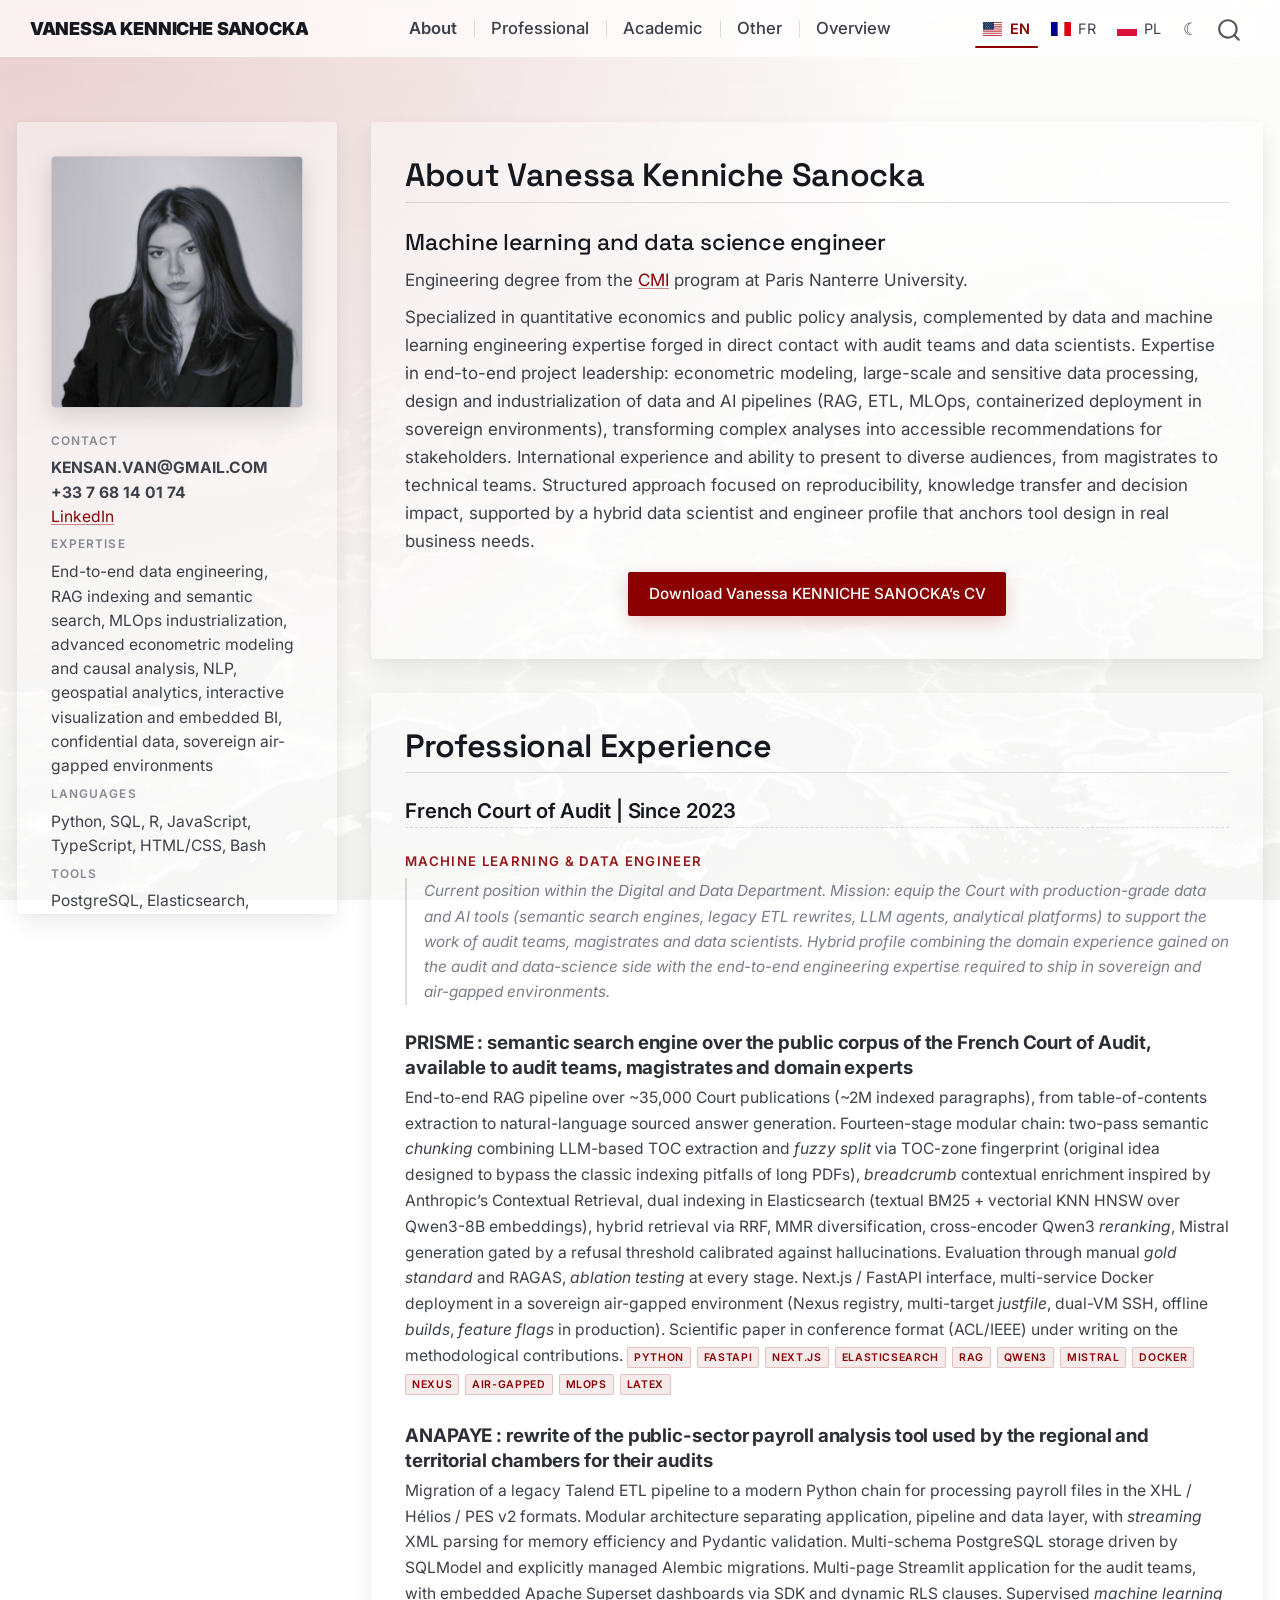
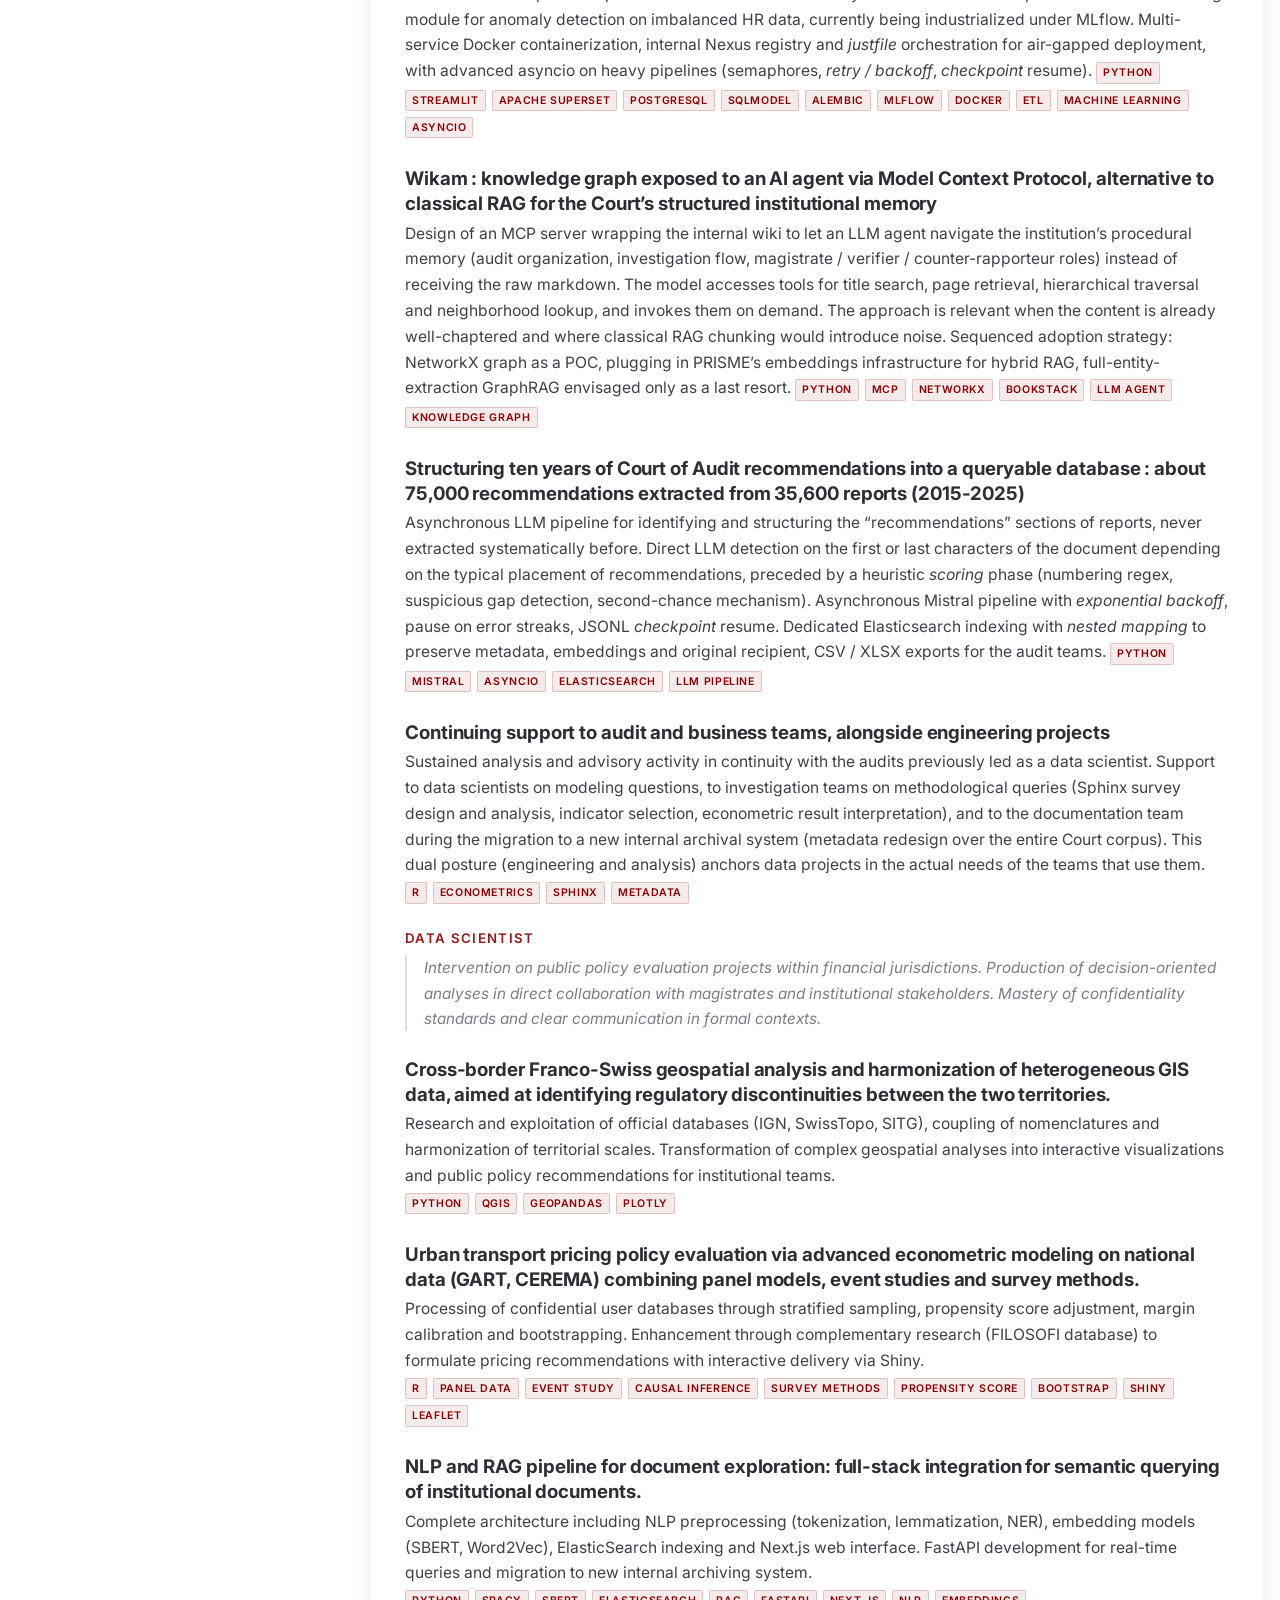
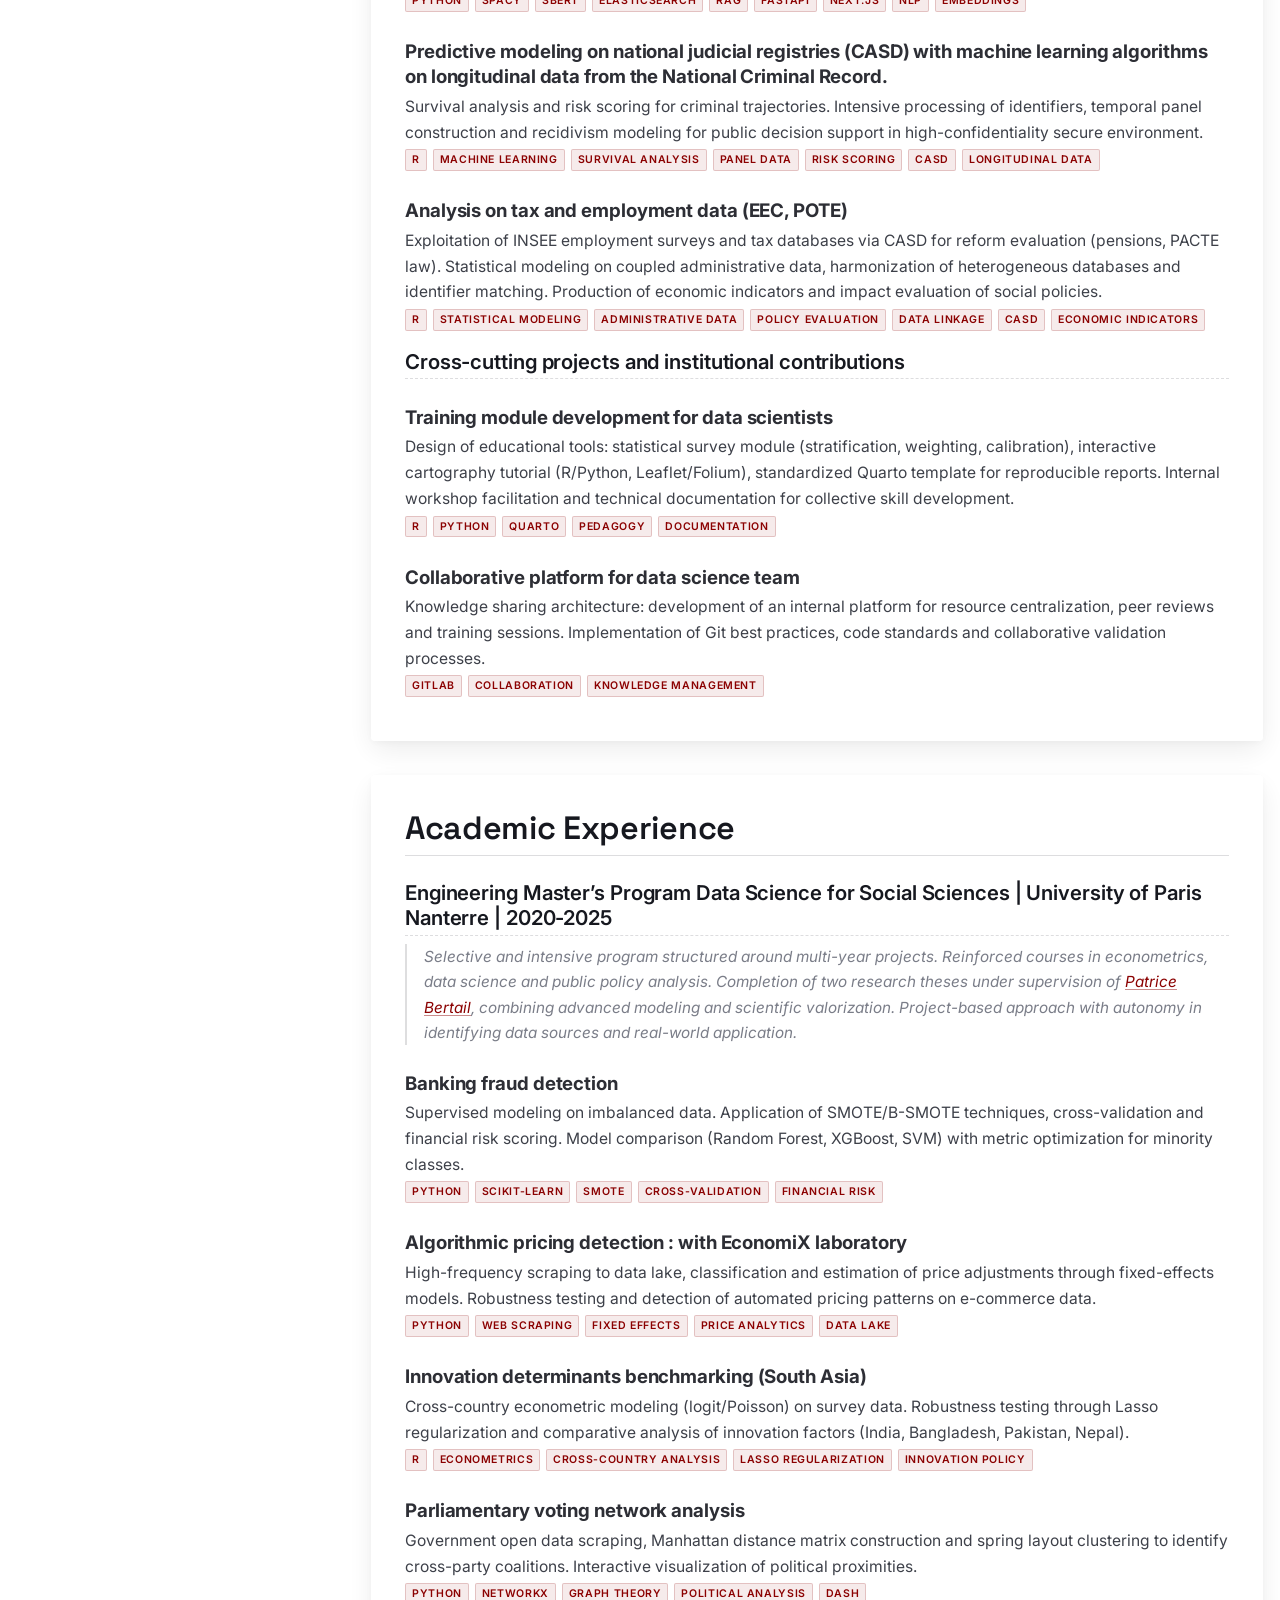
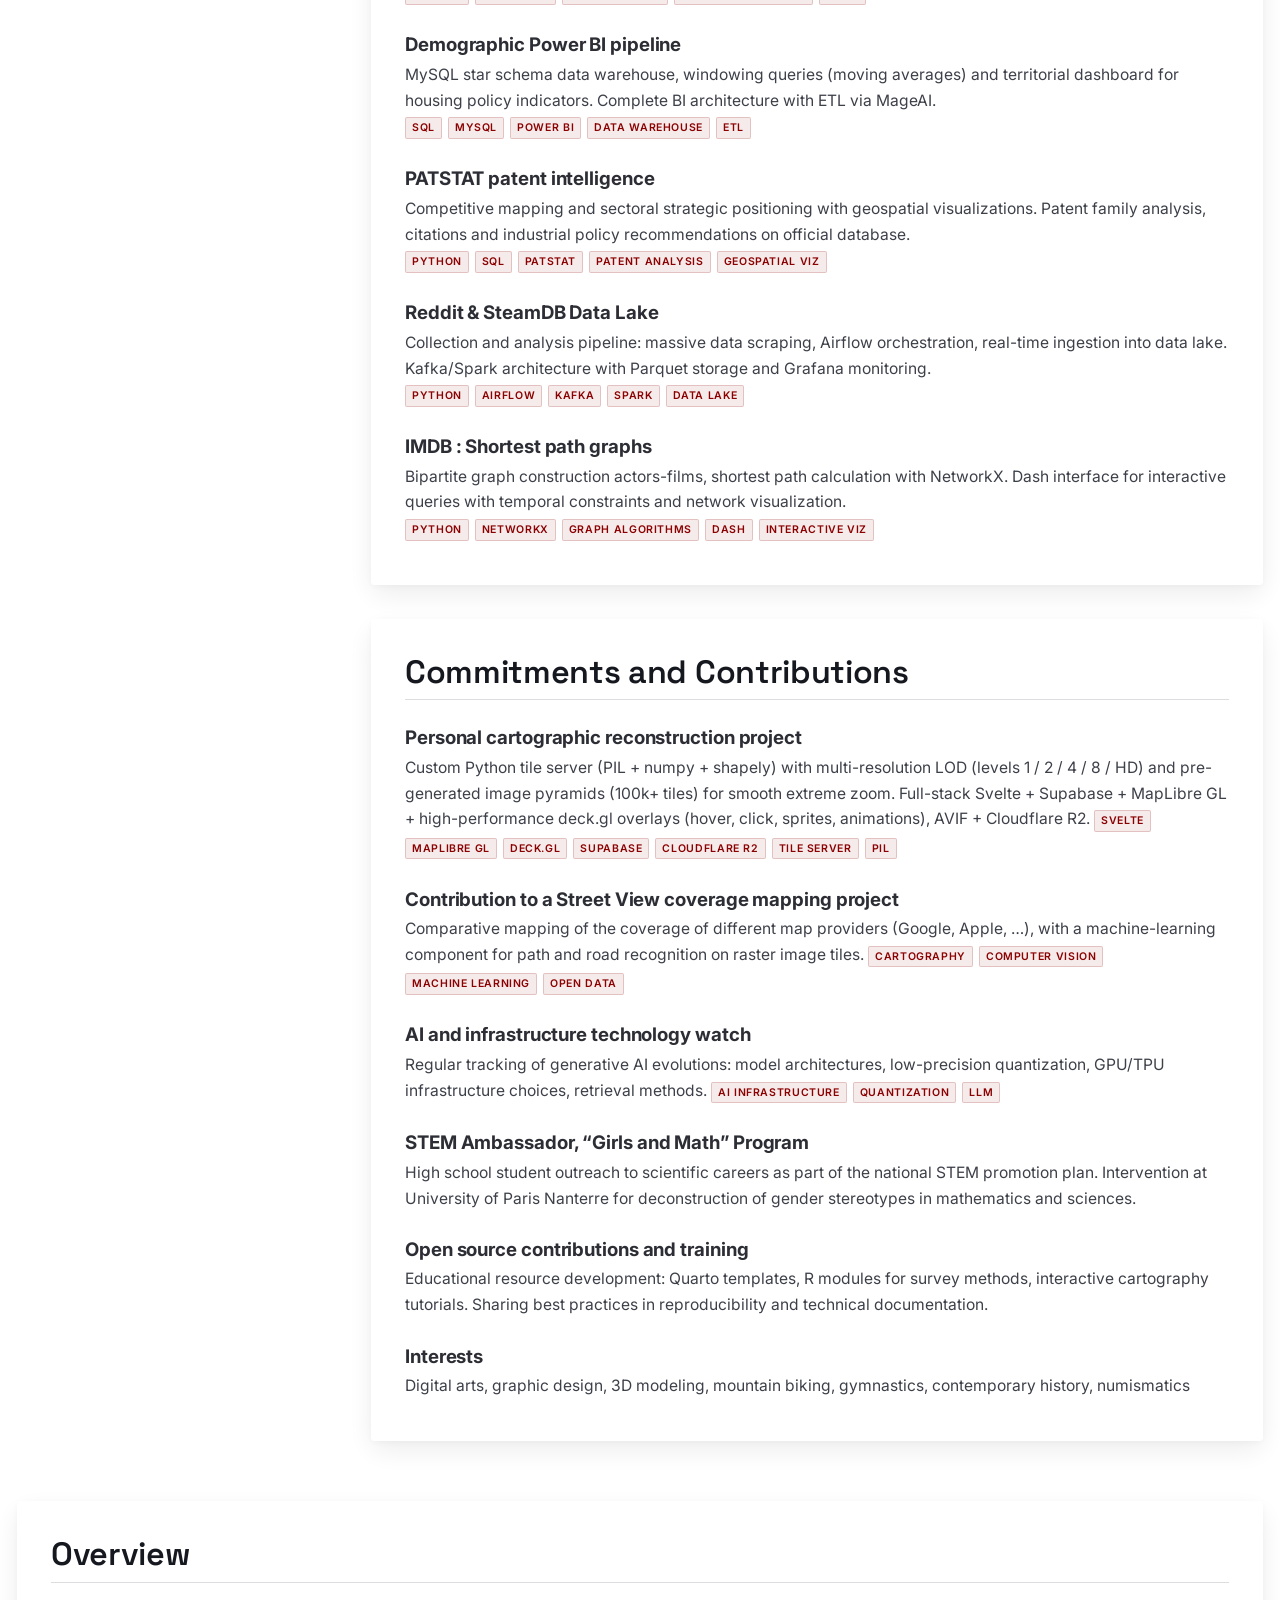
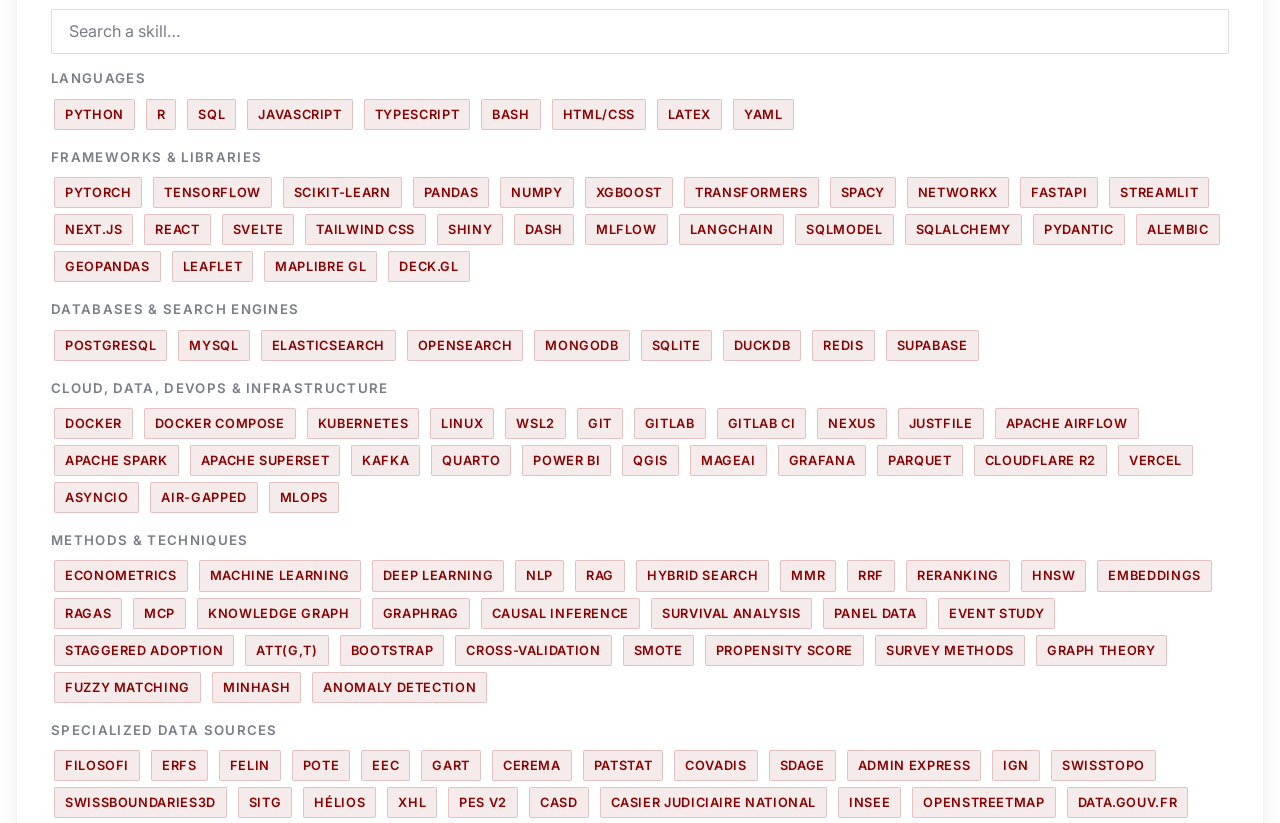
<file: docs/index.html>
<html xmlns="http://www.w3.org/1999/xhtml">    
  <head>      
    <title>Redirect to index.en.html</title>      
    <meta http-equiv="refresh" content="0;URL='index.en.html'" />    
  </head>    
  <body> 
  </body>  
</html>
</file>
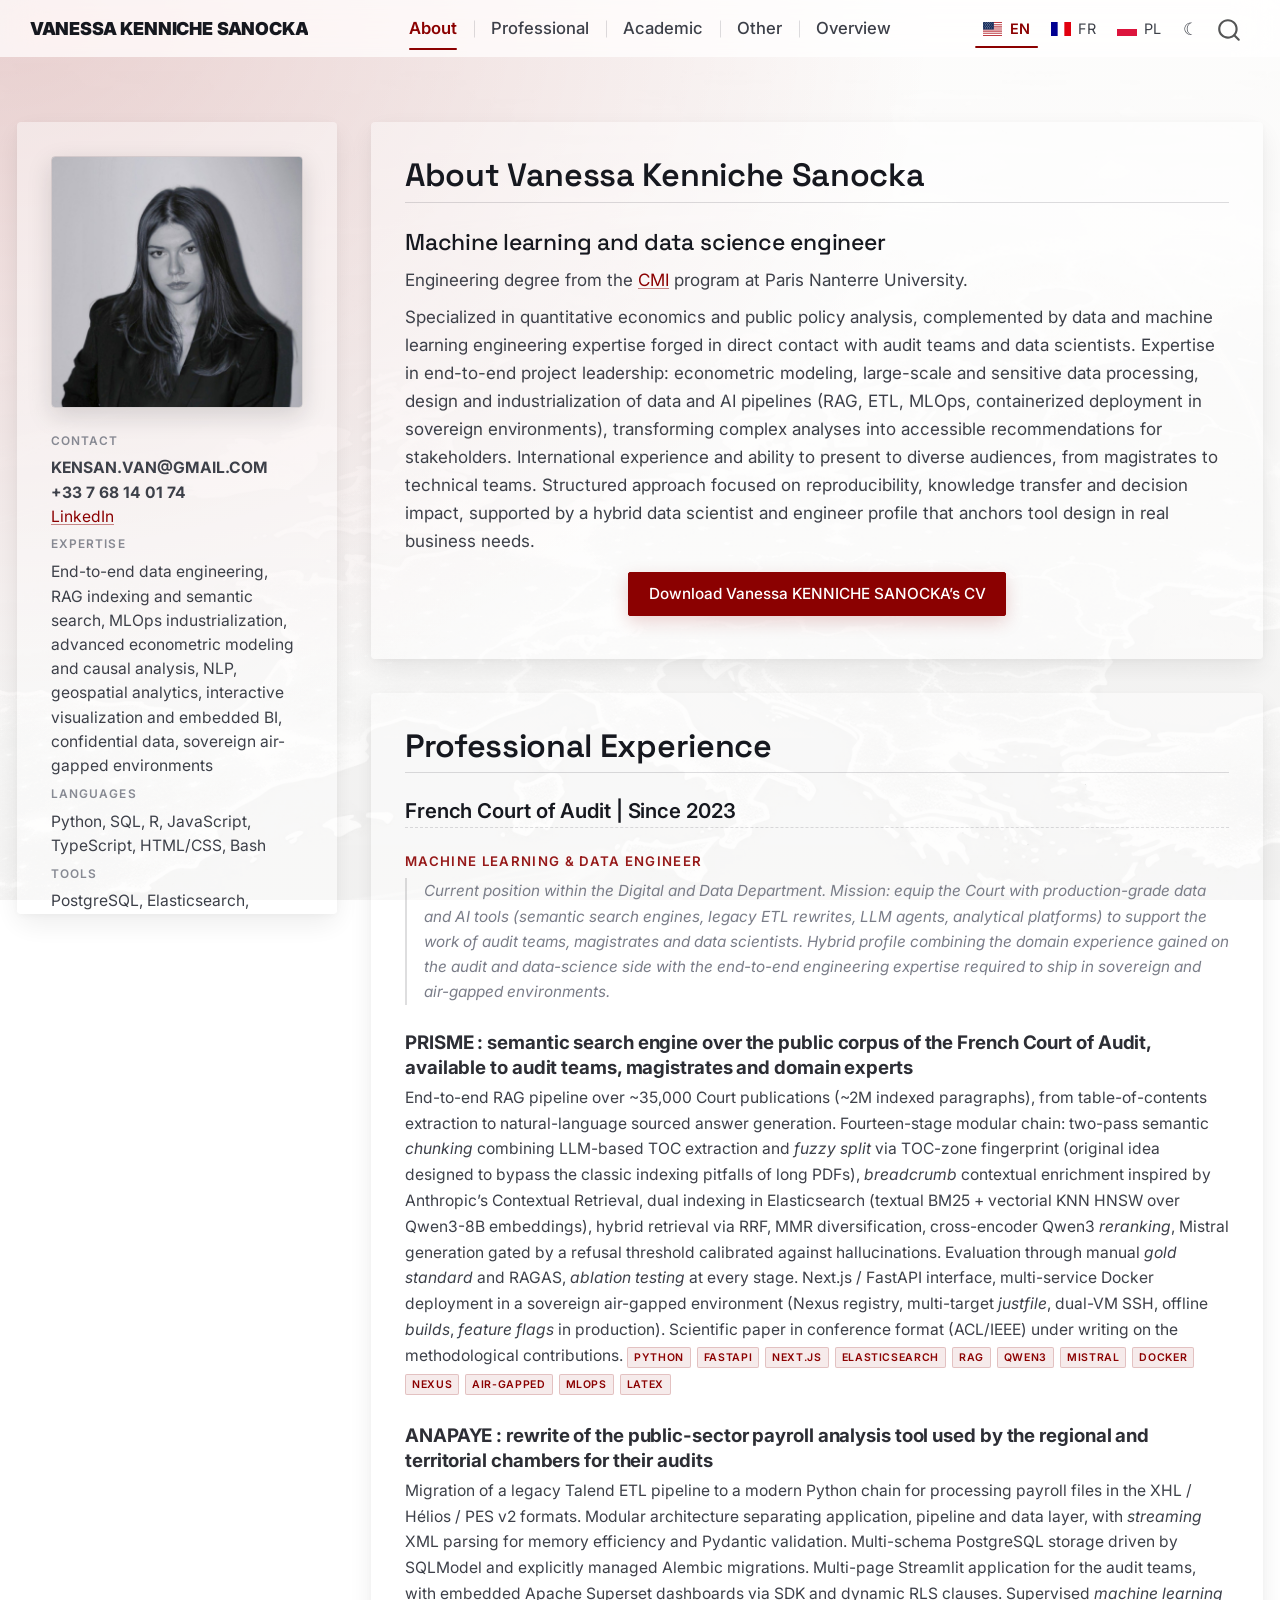
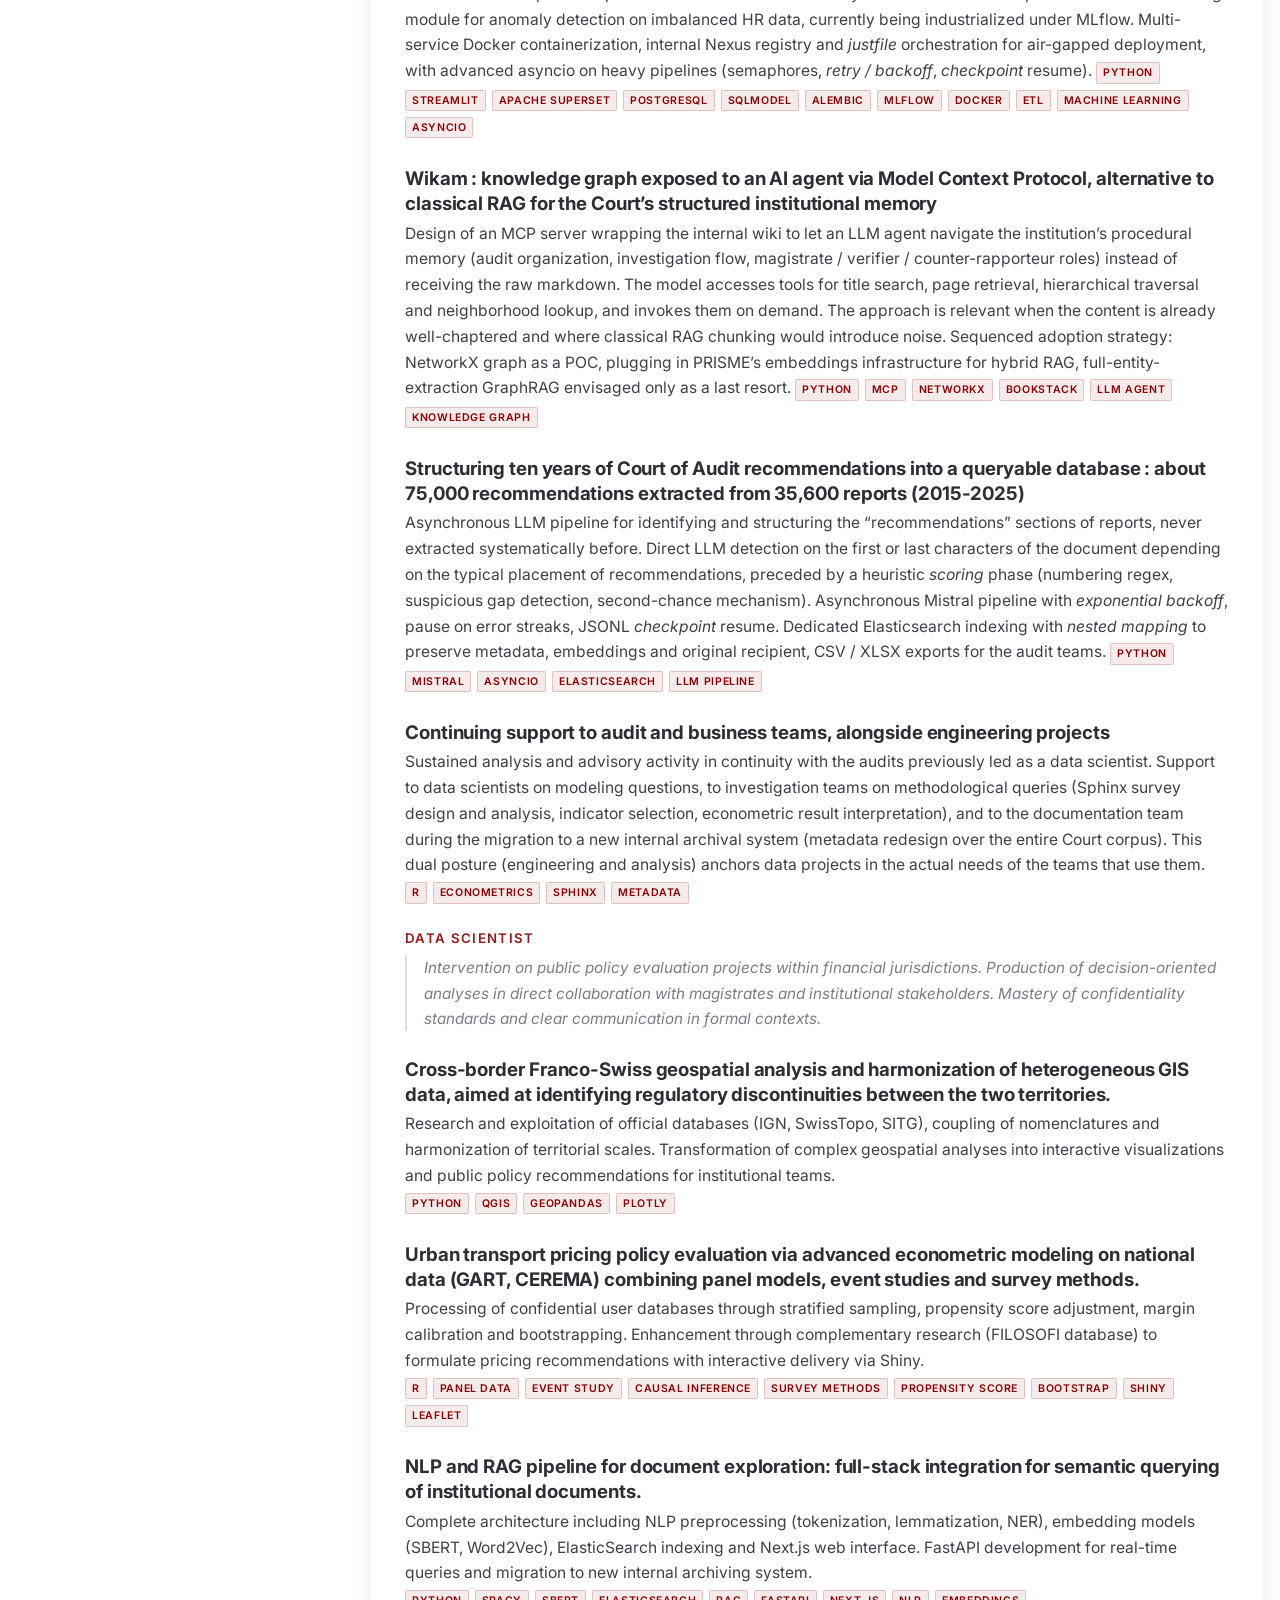
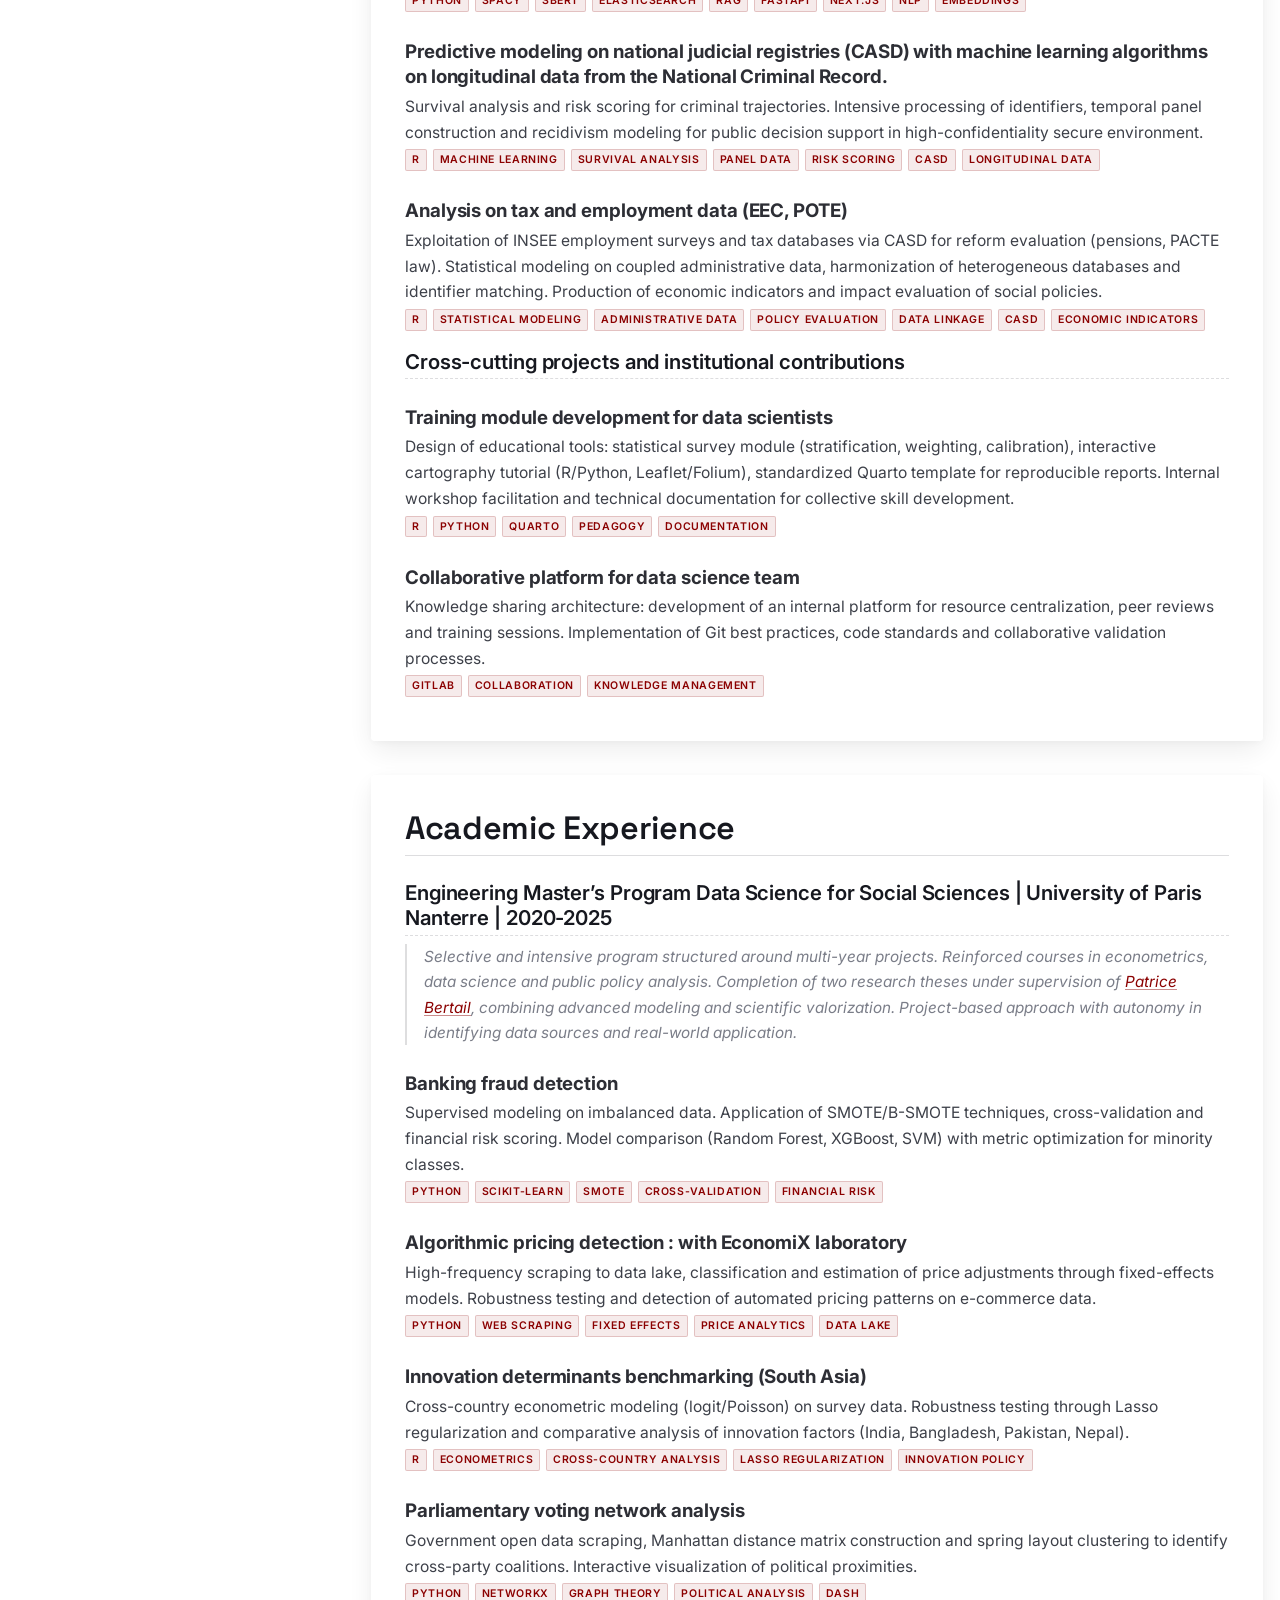
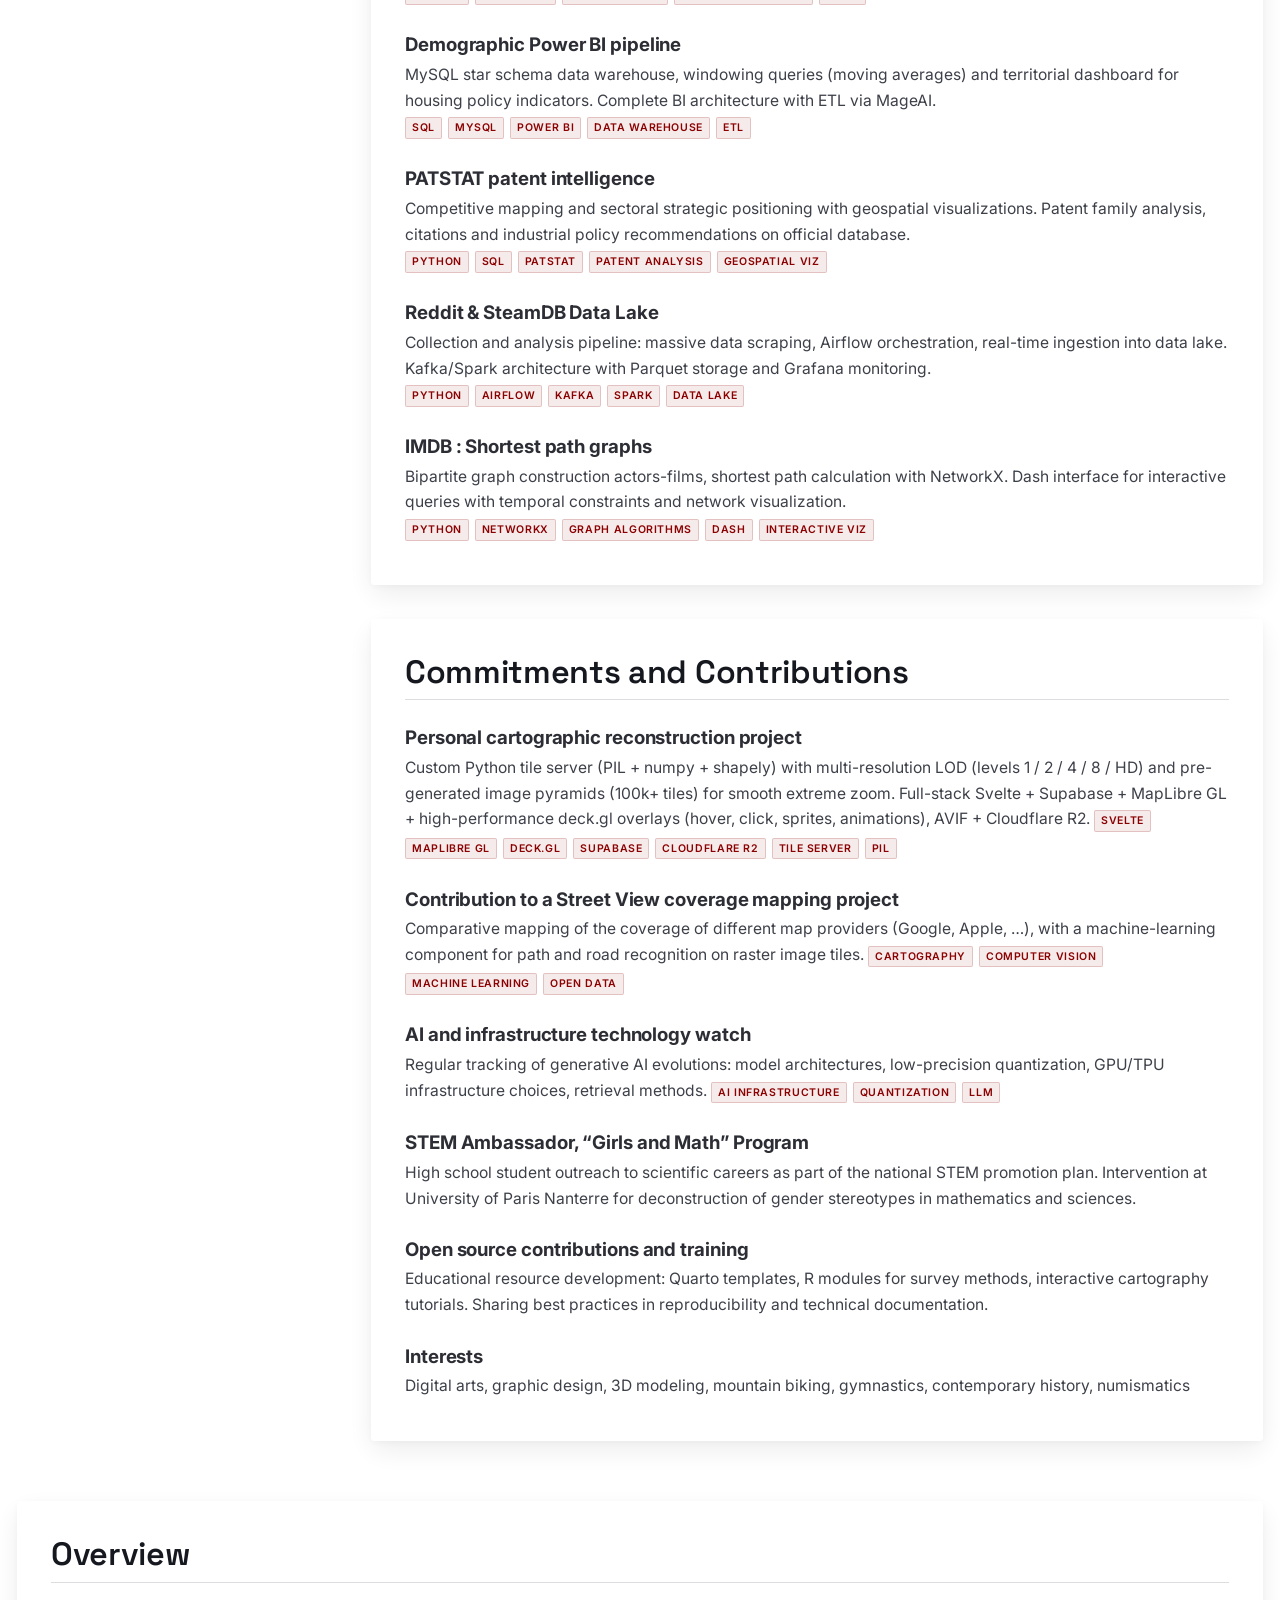
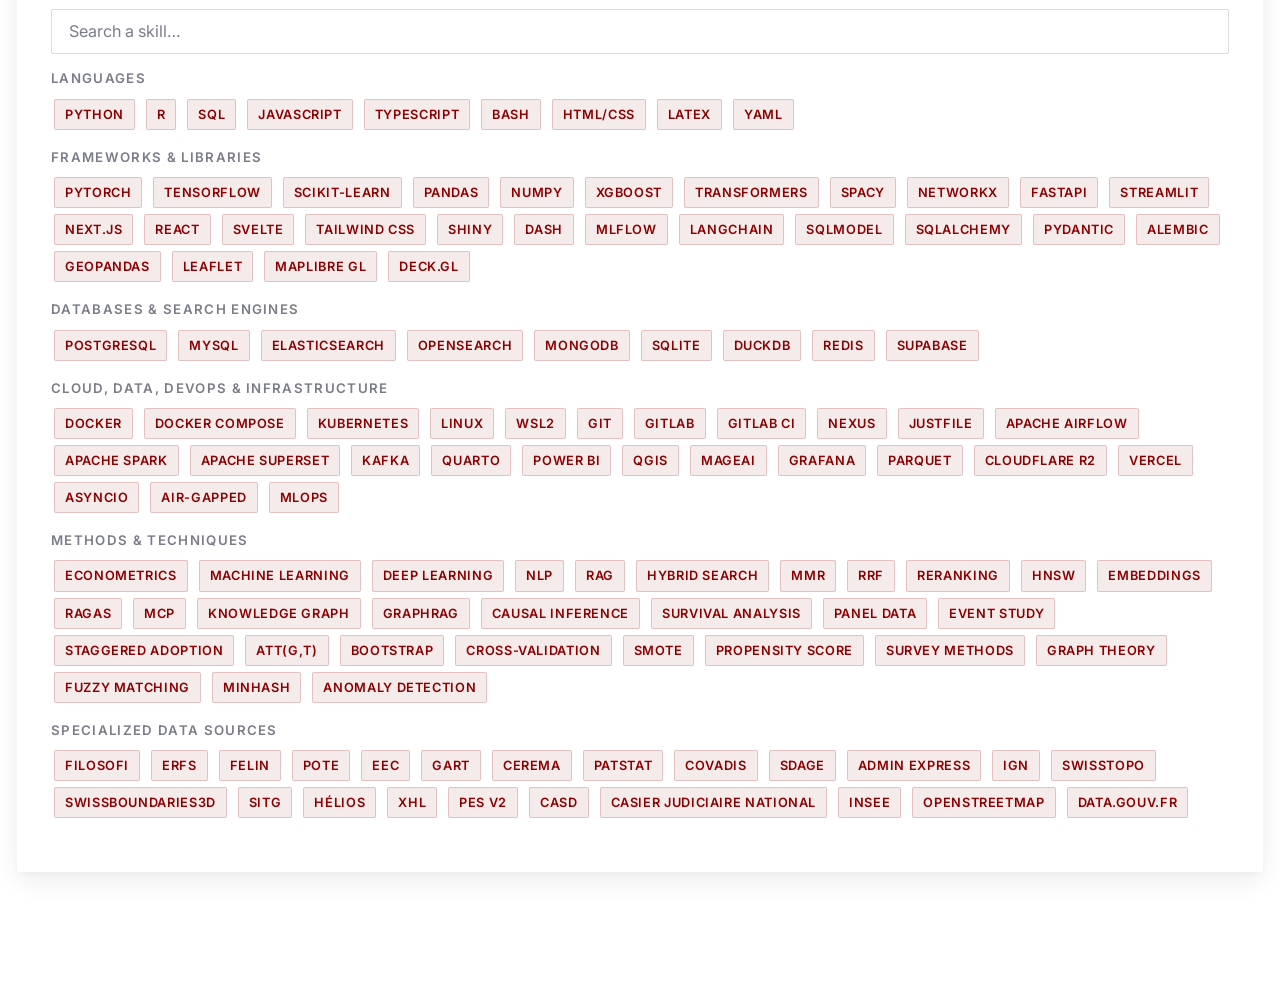
<file: docs/index.en.html>
<!DOCTYPE html>
<html xmlns="http://www.w3.org/1999/xhtml" lang="en" xml:lang="en"><head>

<meta charset="utf-8">
<meta name="generator" content="quarto-1.9.37">

<meta name="viewport" content="width=device-width, initial-scale=1.0, user-scalable=yes">


<title>Vanessa Kenniche Sanocka - Data Scientist</title>
<style>
/* Default styles provided by pandoc.
** See https://pandoc.org/MANUAL.html#variables-for-html for config info.
*/
code{white-space: pre-wrap;}
span.smallcaps{font-variant: small-caps;}
div.columns{display: flex; gap: min(4vw, 1.5em);}
div.column{flex: auto; overflow-x: auto;}
div.hanging-indent{margin-left: 1.5em; text-indent: -1.5em;}
ul.task-list{list-style: none;}
ul.task-list li input[type="checkbox"] {
  width: 0.8em;
  margin: 0 0.8em 0.2em -1em; /* quarto-specific, see https://github.com/quarto-dev/quarto-cli/issues/4556 */ 
  vertical-align: middle;
}
</style>


<script src="site_libs/quarto-nav/quarto-nav.js"></script>
<script src="site_libs/clipboard/clipboard.min.js"></script>
<script src="site_libs/quarto-search/autocomplete.umd.js"></script>
<script src="site_libs/quarto-search/fuse.min.js"></script>
<script src="site_libs/quarto-search/quarto-search.js"></script>
<meta name="quarto:offset" content="./">
<script src="site_libs/quarto-html/quarto.js" type="module"></script>
<script src="site_libs/quarto-html/tabsets/tabsets.js" type="module"></script>
<script src="site_libs/quarto-html/popper.min.js"></script>
<script src="site_libs/quarto-html/tippy.umd.min.js"></script>
<script src="site_libs/quarto-html/anchor.min.js"></script>
<link href="site_libs/quarto-html/tippy.css" rel="stylesheet">
<link href="site_libs/quarto-html/quarto-syntax-highlighting-7f8f88aac4f3542376d5c11b86a4c14d.css" rel="stylesheet" id="quarto-text-highlighting-styles">
<script src="site_libs/bootstrap/bootstrap.min.js"></script>
<link href="site_libs/bootstrap/bootstrap-icons.css" rel="stylesheet">
<link href="site_libs/bootstrap/bootstrap-e61cc915c8627e3b87933eb994834f3a.min.css" rel="stylesheet" append-hash="true" id="quarto-bootstrap" data-mode="light">
<script id="quarto-search-options" type="application/json">{
  "location": "navbar",
  "copy-button": false,
  "collapse-after": 3,
  "panel-placement": "end",
  "type": "overlay",
  "limit": 50,
  "keyboard-shortcut": [
    "f",
    "/",
    "s"
  ],
  "show-item-context": false,
  "language": {
    "search-no-results-text": "No results",
    "search-matching-documents-text": "matching documents",
    "search-copy-link-title": "Copy link to search",
    "search-hide-matches-text": "Hide additional matches",
    "search-more-match-text": "more match in this document",
    "search-more-matches-text": "more matches in this document",
    "search-clear-button-title": "Clear",
    "search-text-placeholder": "",
    "search-detached-cancel-button-title": "Cancel",
    "search-submit-button-title": "Submit",
    "search-label": "Search"
  }
}</script>
<style>html{ scroll-behavior: smooth; }</style>
<script>
  /* Lecture du thème préféré AVANT le rendu du body — évite le flash clair/sombre. */
  (function () {
    try {
      var stored = localStorage.getItem('theme');
      var theme = (stored === 'dark' || stored === 'light')
        ? stored
        : (window.matchMedia && window.matchMedia('(prefers-color-scheme: dark)').matches ? 'dark' : 'light');
      document.documentElement.setAttribute('data-theme', theme);
    } catch (e) {
      document.documentElement.setAttribute('data-theme', 'light');
    }
  })();
</script>
<!-- Préconnexion DNS + preload non-bloquant des Google Fonts.
     Inter (corps) + Space Grotesk (display) : feel corpo/technique, sharp. -->
<link rel="preconnect" href="https://fonts.googleapis.com">
<link rel="preconnect" href="https://fonts.gstatic.com" crossorigin="">
<link rel="preload" as="style" href="https://fonts.googleapis.com/css2?family=Inter:wght@400;500;600;700&amp;family=Space+Grotesk:wght@500;600;700&amp;display=swap" onload="this.onload=null;this.rel='stylesheet'">
<noscript>
  <link rel="stylesheet" href="https://fonts.googleapis.com/css2?family=Inter:wght@400;500;600;700&amp;family=Space+Grotesk:wght@500;600;700&amp;display=swap">
</noscript>


<link rel="stylesheet" href="styles.css">
</head>

<body class="nav-fixed quarto-light">

<div id="quarto-search-results"></div>
  <header id="quarto-header" class="headroom fixed-top">
    <nav class="navbar navbar-expand-lg " data-bs-theme="dark">
      <div class="navbar-container container-fluid">
      <div class="navbar-brand-container mx-auto">
    <a class="navbar-brand" href="./index.html">
    <span class="navbar-title"><strong>VANESSA KENNICHE SANOCKA</strong></span>
    </a>
  </div>
            <div id="quarto-search" class="" title="Search"></div>
          <button class="navbar-toggler" type="button" data-bs-toggle="collapse" data-bs-target="#navbarCollapse" aria-controls="navbarCollapse" role="menu" aria-expanded="false" aria-label="Toggle navigation" onclick="if (window.quartoToggleHeadroom) { window.quartoToggleHeadroom(); }">
  <span class="navbar-toggler-icon"></span>
</button>
          <div class="collapse navbar-collapse" id="navbarCollapse">
            <ul class="navbar-nav navbar-nav-scroll me-auto">
  <li class="nav-item">
    <a class="nav-link" href="./#about"> 
<span class="menu-text">About</span></a>
  </li>  
  <li class="nav-item dropdown ">
    <a class="nav-link dropdown-toggle" href="#" id="nav-menu-professional" role="link" data-bs-toggle="dropdown" aria-expanded="false">
 <span class="menu-text">Professional</span>
    </a>
    <ul class="dropdown-menu" aria-labelledby="nav-menu-professional">    
        <li>
    <a class="dropdown-item" href="./#experience-ml">
 <span class="dropdown-text">ML &amp; Data Engineering</span></a>
  </li>  
        <li>
    <a class="dropdown-item" href="./#experience-ds">
 <span class="dropdown-text">Data Science</span></a>
  </li>  
    </ul>
  </li>
  <li class="nav-item">
    <a class="nav-link" href="./#education"> 
<span class="menu-text">Academic</span></a>
  </li>  
  <li class="nav-item">
    <a class="nav-link" href="./#other"> 
<span class="menu-text">Other</span></a>
  </li>  
  <li class="nav-item">
    <a class="nav-link" href="./#overview"> 
<span class="menu-text">Overview</span></a>
  </li>  
</ul>
            <ul class="navbar-nav navbar-nav-scroll ms-auto">
  <li class="nav-item">
    <a class="nav-link active" href="./index.en.html" aria-current="page"> 
<span class="menu-text"><img src="images/us.svg" alt="US" class="flag-icon"> EN</span></a>
  </li>  
  <li class="nav-item">
    <a class="nav-link" href="./index.fr.html"> 
<span class="menu-text"><img src="images/fr.svg" alt="FR" class="flag-icon"> FR</span></a>
  </li>  
  <li class="nav-item">
    <a class="nav-link" href="./index.pl.html"> 
<span class="menu-text"><img src="images/pl.svg" alt="PL" class="flag-icon"> PL</span></a>
  </li>  
</ul>
          </div> <!-- /navcollapse -->
            <div class="quarto-navbar-tools">
</div>
      </div> <!-- /container-fluid -->
    </nav>
</header>
<!-- content -->
<div id="quarto-content" class="quarto-container page-columns page-rows-contents page-layout-full page-navbar">
<!-- sidebar -->
<!-- margin-sidebar -->
    
<!-- main -->
<main class="content column-page" id="quarto-document-content"><header id="title-block-header" class="quarto-title-block"><h1 class="title display-7">Vanessa Kenniche Sanocka - Data Scientist</h1></header>

<header id="title-block-header">


</header>


<div class="columns">
<div class="column left-column" style="width:30%;">
<p><img src="images/photo.jpg" class="img-fluid" style="width:100.0%"></p>
<section id="contact" class="level3">
<h3 class="anchored" data-anchor-id="contact"><strong>Contact</strong></h3>
<p><strong>KENSAN.VAN@GMAIL.COM</strong><br>
<strong>+33 7 68 14 01 74</strong><br>
<strong><a href="https://www.linkedin.com/in/vanessa-kenniche-sanocka/">LinkedIn</a></strong></p>
</section>
<section id="expertise" class="level3">
<h3 class="anchored" data-anchor-id="expertise"><strong>Expertise</strong></h3>
<p>End-to-end data engineering, RAG indexing and semantic search, MLOps industrialization, advanced econometric modeling and causal analysis, NLP, geospatial analytics, interactive visualization and embedded BI, confidential data, sovereign air-gapped environments</p>
</section>
<section id="languages" class="level3">
<h3 class="anchored" data-anchor-id="languages"><strong>Languages</strong></h3>
<p>Python, SQL, R, JavaScript, TypeScript, HTML/CSS, Bash</p>
</section>
<section id="tools" class="level3">
<h3 class="anchored" data-anchor-id="tools"><strong>Tools</strong></h3>
<p>PostgreSQL, Elasticsearch, Apache Airflow, Apache Superset, Apache Spark, MLflow, LangChain, FastAPI, Streamlit, Next.js, Pandas, Scikit-learn, PyTorch, TensorFlow, Docker, Linux, Git/GitLab CI, Quarto, Power BI, Shiny, QGIS, CASD</p>
</section>
<section id="languages-1" class="level3">
<h3 class="anchored" data-anchor-id="languages-1"><strong>Languages</strong></h3>
<p>Native French<br>
Native Polish<br>
English C1 (TOEIC)</p>
</section>
</div><div class="column main-column" style="width:70%;">
<section id="about" class="level1">
<h1>About Vanessa Kenniche Sanocka</h1>
<div class="lead">
<p>Machine learning and data science engineer</p>
</div>
<p>Engineering degree from the <a href="https://reseau-figure.fr/les-cursus-master-en-ingenierie">CMI</a> program at Paris Nanterre University.</p>
<p>Specialized in quantitative economics and public policy analysis, complemented by data and machine learning engineering expertise forged in direct contact with audit teams and data scientists. Expertise in end-to-end project leadership: econometric modeling, large-scale and sensitive data processing, design and industrialization of data and AI pipelines (RAG, ETL, MLOps, containerized deployment in sovereign environments), transforming complex analyses into accessible recommendations for stakeholders. International experience and ability to present to diverse audiences, from magistrates to technical teams. Structured approach focused on reproducibility, knowledge transfer and decision impact, supported by a hybrid data scientist and engineer profile that anchors tool design in real business needs.</p>
<p><a href="files/CV_Vanessa_KENNICHE_SANOCKA.pdf" class="btn btn-primary btn-sm" download="">Download Vanessa KENNICHE SANOCKA’s CV</a></p>
</section>
<section id="experience" class="level1">
<h1>Professional Experience</h1>
<section id="french-court-of-audit-since-2023" class="level2">
<h2 class="anchored" data-anchor-id="french-court-of-audit-since-2023">French Court of Audit | Since 2023</h2>
<section id="experience-ml" class="level3">
<h3 class="anchored" data-anchor-id="experience-ml">Machine Learning &amp; Data Engineer</h3>
<div class="role-context">
<p>Current position within the Digital and Data Department. Mission: equip the Court with production-grade data and AI tools (semantic search engines, legacy ETL rewrites, LLM agents, analytical platforms) to support the work of audit teams, magistrates and data scientists. Hybrid profile combining the domain experience gained on the audit and data-science side with the end-to-end engineering expertise required to ship in sovereign and air-gapped environments.</p>
</div>
<section id="prisme-semantic-search-engine-over-the-public-corpus-of-the-french-court-of-audit-available-to-audit-teams-magistrates-and-domain-experts" class="level4">
<h4 class="anchored" data-anchor-id="prisme-semantic-search-engine-over-the-public-corpus-of-the-french-court-of-audit-available-to-audit-teams-magistrates-and-domain-experts">PRISME : semantic search engine over the public corpus of the French Court of Audit, available to audit teams, magistrates and domain experts</h4>
<p>End-to-end RAG pipeline over ~35,000 Court publications (~2M indexed paragraphs), from table-of-contents extraction to natural-language sourced answer generation. Fourteen-stage modular chain: two-pass semantic <em>chunking</em> combining LLM-based TOC extraction and <em>fuzzy split</em> via TOC-zone fingerprint (original idea designed to bypass the classic indexing pitfalls of long PDFs), <em>breadcrumb</em> contextual enrichment inspired by Anthropic’s Contextual Retrieval, dual indexing in Elasticsearch (textual BM25 + vectorial KNN HNSW over Qwen3-8B embeddings), hybrid retrieval via RRF, MMR diversification, cross-encoder Qwen3 <em>reranking</em>, Mistral generation gated by a refusal threshold calibrated against hallucinations. Evaluation through manual <em>gold standard</em> and RAGAS, <em>ablation testing</em> at every stage. Next.js / FastAPI interface, multi-service Docker deployment in a sovereign air-gapped environment (Nexus registry, multi-target <em>justfile</em>, dual-VM SSH, offline <em>builds</em>, <em>feature flags</em> in production). Scientific paper in conference format (ACL/IEEE) under writing on the methodological contributions. <span class="tag">Python</span> <span class="tag">FastAPI</span> <span class="tag">Next.js</span> <span class="tag">ElasticSearch</span> <span class="tag">RAG</span> <span class="tag">Qwen3</span> <span class="tag">Mistral</span> <span class="tag">Docker</span> <span class="tag">Nexus</span> <span class="tag">Air-gapped</span> <span class="tag">MLOps</span> <span class="tag">LaTeX</span></p>
</section>
<section id="anapaye-rewrite-of-the-public-sector-payroll-analysis-tool-used-by-the-regional-and-territorial-chambers-for-their-audits" class="level4">
<h4 class="anchored" data-anchor-id="anapaye-rewrite-of-the-public-sector-payroll-analysis-tool-used-by-the-regional-and-territorial-chambers-for-their-audits">ANAPAYE : rewrite of the public-sector payroll analysis tool used by the regional and territorial chambers for their audits</h4>
<p>Migration of a legacy Talend ETL pipeline to a modern Python chain for processing payroll files in the XHL / Hélios / PES v2 formats. Modular architecture separating application, pipeline and data layer, with <em>streaming</em> XML parsing for memory efficiency and Pydantic validation. Multi-schema PostgreSQL storage driven by SQLModel and explicitly managed Alembic migrations. Multi-page Streamlit application for the audit teams, with embedded Apache Superset dashboards via SDK and dynamic RLS clauses. Supervised <em>machine learning</em> module for anomaly detection on imbalanced HR data, currently being industrialized under MLflow. Multi-service Docker containerization, internal Nexus registry and <em>justfile</em> orchestration for air-gapped deployment, with advanced asyncio on heavy pipelines (semaphores, <em>retry / backoff</em>, <em>checkpoint</em> resume). <span class="tag">Python</span> <span class="tag">Streamlit</span> <span class="tag">Apache Superset</span> <span class="tag">PostgreSQL</span> <span class="tag">SQLModel</span> <span class="tag">Alembic</span> <span class="tag">MLflow</span> <span class="tag">Docker</span> <span class="tag">ETL</span> <span class="tag">Machine Learning</span> <span class="tag">asyncio</span></p>
</section>
<section id="wikam-knowledge-graph-exposed-to-an-ai-agent-via-model-context-protocol-alternative-to-classical-rag-for-the-courts-structured-institutional-memory" class="level4">
<h4 class="anchored" data-anchor-id="wikam-knowledge-graph-exposed-to-an-ai-agent-via-model-context-protocol-alternative-to-classical-rag-for-the-courts-structured-institutional-memory">Wikam : knowledge graph exposed to an AI agent via Model Context Protocol, alternative to classical RAG for the Court’s structured institutional memory</h4>
<p>Design of an MCP server wrapping the internal wiki to let an LLM agent navigate the institution’s procedural memory (audit organization, investigation flow, magistrate / verifier / counter-rapporteur roles) instead of receiving the raw markdown. The model accesses tools for title search, page retrieval, hierarchical traversal and neighborhood lookup, and invokes them on demand. The approach is relevant when the content is already well-chaptered and where classical RAG chunking would introduce noise. Sequenced adoption strategy: NetworkX graph as a POC, plugging in PRISME’s embeddings infrastructure for hybrid RAG, full-entity-extraction GraphRAG envisaged only as a last resort. <span class="tag">Python</span> <span class="tag">MCP</span> <span class="tag">NetworkX</span> <span class="tag">BookStack</span> <span class="tag">LLM Agent</span> <span class="tag">Knowledge Graph</span></p>
</section>
<section id="structuring-ten-years-of-court-of-audit-recommendations-into-a-queryable-database-about-75000-recommendations-extracted-from-35600-reports-2015-2025" class="level4">
<h4 class="anchored" data-anchor-id="structuring-ten-years-of-court-of-audit-recommendations-into-a-queryable-database-about-75000-recommendations-extracted-from-35600-reports-2015-2025">Structuring ten years of Court of Audit recommendations into a queryable database : about 75,000 recommendations extracted from 35,600 reports (2015-2025)</h4>
<p>Asynchronous LLM pipeline for identifying and structuring the “recommendations” sections of reports, never extracted systematically before. Direct LLM detection on the first or last characters of the document depending on the typical placement of recommendations, preceded by a heuristic <em>scoring</em> phase (numbering regex, suspicious gap detection, second-chance mechanism). Asynchronous Mistral pipeline with <em>exponential backoff</em>, pause on error streaks, JSONL <em>checkpoint</em> resume. Dedicated Elasticsearch indexing with <em>nested mapping</em> to preserve metadata, embeddings and original recipient, CSV / XLSX exports for the audit teams. <span class="tag">Python</span> <span class="tag">Mistral</span> <span class="tag">asyncio</span> <span class="tag">ElasticSearch</span> <span class="tag">LLM Pipeline</span></p>
</section>
<section id="continuing-support-to-audit-and-business-teams-alongside-engineering-projects" class="level4">
<h4 class="anchored" data-anchor-id="continuing-support-to-audit-and-business-teams-alongside-engineering-projects">Continuing support to audit and business teams, alongside engineering projects</h4>
<p>Sustained analysis and advisory activity in continuity with the audits previously led as a data scientist. Support to data scientists on modeling questions, to investigation teams on methodological queries (Sphinx survey design and analysis, indicator selection, econometric result interpretation), and to the documentation team during the migration to a new internal archival system (metadata redesign over the entire Court corpus). This dual posture (engineering and analysis) anchors data projects in the actual needs of the teams that use them. <span class="tag">R</span> <span class="tag">Econometrics</span> <span class="tag">Sphinx</span> <span class="tag">Metadata</span></p>
</section>
</section>
<section id="experience-ds" class="level3">
<h3 class="anchored" data-anchor-id="experience-ds">Data Scientist</h3>
<div class="role-context">
<p>Intervention on public policy evaluation projects within financial jurisdictions. Production of decision-oriented analyses in direct collaboration with magistrates and institutional stakeholders. Mastery of confidentiality standards and clear communication in formal contexts.</p>
</div>
<section id="cross-border-franco-swiss-geospatial-analysis-and-harmonization-of-heterogeneous-gis-data-aimed-at-identifying-regulatory-discontinuities-between-the-two-territories." class="level4">
<h4 class="anchored" data-anchor-id="cross-border-franco-swiss-geospatial-analysis-and-harmonization-of-heterogeneous-gis-data-aimed-at-identifying-regulatory-discontinuities-between-the-two-territories.">Cross-border Franco-Swiss geospatial analysis and harmonization of heterogeneous GIS data, aimed at identifying regulatory discontinuities between the two territories.</h4>
<p>Research and exploitation of official databases (IGN, SwissTopo, SITG), coupling of nomenclatures and harmonization of territorial scales. Transformation of complex geospatial analyses into interactive visualizations and public policy recommendations for institutional teams.<br>
<span class="tag">Python</span> <span class="tag">QGIS</span> <span class="tag">GeoPandas</span> <span class="tag">PlotLy</span></p>
</section>
<section id="urban-transport-pricing-policy-evaluation-via-advanced-econometric-modeling-on-national-data-gart-cerema-combining-panel-models-event-studies-and-survey-methods." class="level4">
<h4 class="anchored" data-anchor-id="urban-transport-pricing-policy-evaluation-via-advanced-econometric-modeling-on-national-data-gart-cerema-combining-panel-models-event-studies-and-survey-methods.">Urban transport pricing policy evaluation via advanced econometric modeling on national data (GART, CEREMA) combining panel models, event studies and survey methods.</h4>
<p>Processing of confidential user databases through stratified sampling, propensity score adjustment, margin calibration and bootstrapping. Enhancement through complementary research (FILOSOFI database) to formulate pricing recommendations with interactive delivery via Shiny.<br>
<span class="tag">R</span> <span class="tag">Panel Data</span> <span class="tag">Event Study</span> <span class="tag">Causal Inference</span> <span class="tag">Survey Methods</span> <span class="tag">Propensity Score</span> <span class="tag">Bootstrap</span> <span class="tag">Shiny</span> <span class="tag">Leaflet</span></p>
</section>
<section id="nlp-and-rag-pipeline-for-document-exploration-full-stack-integration-for-semantic-querying-of-institutional-documents." class="level4">
<h4 class="anchored" data-anchor-id="nlp-and-rag-pipeline-for-document-exploration-full-stack-integration-for-semantic-querying-of-institutional-documents.">NLP and RAG pipeline for document exploration: full-stack integration for semantic querying of institutional documents.</h4>
<p>Complete architecture including NLP preprocessing (tokenization, lemmatization, NER), embedding models (SBERT, Word2Vec), ElasticSearch indexing and Next.js web interface. FastAPI development for real-time queries and migration to new internal archiving system.<br>
<span class="tag">Python</span> <span class="tag">spaCy</span> <span class="tag">SBERT</span> <span class="tag">ElasticSearch</span> <span class="tag">RAG</span> <span class="tag">FastAPI</span> <span class="tag">Next.js</span> <span class="tag">NLP</span> <span class="tag">Embeddings</span></p>
</section>
<section id="predictive-modeling-on-national-judicial-registries-casd-with-machine-learning-algorithms-on-longitudinal-data-from-the-national-criminal-record." class="level4">
<h4 class="anchored" data-anchor-id="predictive-modeling-on-national-judicial-registries-casd-with-machine-learning-algorithms-on-longitudinal-data-from-the-national-criminal-record.">Predictive modeling on national judicial registries (CASD) with machine learning algorithms on longitudinal data from the National Criminal Record.</h4>
<p>Survival analysis and risk scoring for criminal trajectories. Intensive processing of identifiers, temporal panel construction and recidivism modeling for public decision support in high-confidentiality secure environment.<br>
<span class="tag">R</span> <span class="tag">Machine Learning</span> <span class="tag">Survival Analysis</span> <span class="tag">Panel Data</span> <span class="tag">Risk Scoring</span> <span class="tag">CASD</span> <span class="tag">Longitudinal Data</span></p>
</section>
<section id="analysis-on-tax-and-employment-data-eec-pote" class="level4">
<h4 class="anchored" data-anchor-id="analysis-on-tax-and-employment-data-eec-pote">Analysis on tax and employment data (EEC, POTE)</h4>
<p><strong>Exploitation of INSEE employment surveys</strong> and tax databases via CASD for reform evaluation (pensions, PACTE law). Statistical modeling on coupled administrative data, harmonization of heterogeneous databases and identifier matching. Production of economic indicators and impact evaluation of social policies.<br>
<span class="tag">R</span> <span class="tag">Statistical Modeling</span> <span class="tag">Administrative Data</span> <span class="tag">Policy Evaluation</span> <span class="tag">Data Linkage</span> <span class="tag">CASD</span> <span class="tag">Economic Indicators</span></p>
</section>
</section>
</section>
<section id="cross-cutting-projects-and-institutional-contributions" class="level2">
<h2 class="anchored" data-anchor-id="cross-cutting-projects-and-institutional-contributions">Cross-cutting projects and institutional contributions</h2>
<section id="training-module-development-for-data-scientists" class="level4">
<h4 class="anchored" data-anchor-id="training-module-development-for-data-scientists">Training module development for data scientists</h4>
<p><strong>Design of educational tools</strong>: statistical survey module (stratification, weighting, calibration), interactive cartography tutorial (R/Python, Leaflet/Folium), standardized Quarto template for reproducible reports. Internal workshop facilitation and technical documentation for collective skill development.<br>
<span class="tag">R</span> <span class="tag">Python</span> <span class="tag">Quarto</span> <span class="tag">Pedagogy</span> <span class="tag">Documentation</span></p>
</section>
<section id="collaborative-platform-for-data-science-team" class="level4">
<h4 class="anchored" data-anchor-id="collaborative-platform-for-data-science-team">Collaborative platform for data science team</h4>
<p><strong>Knowledge sharing architecture</strong>: development of an internal platform for resource centralization, peer reviews and training sessions. Implementation of Git best practices, code standards and collaborative validation processes.<br>
<span class="tag">GitLab</span> <span class="tag">Collaboration</span> <span class="tag">Knowledge Management</span></p>
</section>
</section>
</section>
<section id="education" class="level1">
<h1>Academic Experience</h1>
<section id="engineering-masters-program-data-science-for-social-sciences-university-of-paris-nanterre-2020-2025" class="level2">
<h2 class="anchored" data-anchor-id="engineering-masters-program-data-science-for-social-sciences-university-of-paris-nanterre-2020-2025">Engineering Master’s Program Data Science for Social Sciences | University of Paris Nanterre | 2020-2025</h2>
<div class="role-context">
<p>Selective and intensive program structured around multi-year projects. Reinforced courses in econometrics, data science and public policy analysis. Completion of two research theses under supervision of <a href="https://bertail.perso.math.cnrs.fr/">Patrice Bertail</a>, combining advanced modeling and scientific valorization. Project-based approach with autonomy in identifying data sources and real-world application.</p>
</div>
<section id="banking-fraud-detection" class="level4">
<h4 class="anchored" data-anchor-id="banking-fraud-detection">Banking fraud detection</h4>
<p><strong>Supervised modeling on imbalanced data</strong>. Application of SMOTE/B-SMOTE techniques, cross-validation and financial risk scoring. Model comparison (Random Forest, XGBoost, SVM) with metric optimization for minority classes.<br>
<span class="tag">Python</span> <span class="tag">Scikit-learn</span> <span class="tag">SMOTE</span> <span class="tag">Cross-validation</span> <span class="tag">Financial Risk</span></p>
</section>
<section id="algorithmic-pricing-detection-with-economix-laboratory" class="level4">
<h4 class="anchored" data-anchor-id="algorithmic-pricing-detection-with-economix-laboratory">Algorithmic pricing detection : with EconomiX laboratory</h4>
<p><strong>High-frequency scraping to data lake</strong>, classification and estimation of price adjustments through fixed-effects models. Robustness testing and detection of automated pricing patterns on e-commerce data.<br>
<span class="tag">Python</span> <span class="tag">Web Scraping</span> <span class="tag">Fixed Effects</span> <span class="tag">Price Analytics</span> <span class="tag">Data Lake</span></p>
</section>
<section id="innovation-determinants-benchmarking-south-asia" class="level4">
<h4 class="anchored" data-anchor-id="innovation-determinants-benchmarking-south-asia">Innovation determinants benchmarking (South Asia)</h4>
<p><strong>Cross-country econometric modeling</strong> (logit/Poisson) on survey data. Robustness testing through Lasso regularization and comparative analysis of innovation factors (India, Bangladesh, Pakistan, Nepal).<br>
<span class="tag">R</span> <span class="tag">Econometrics</span> <span class="tag">Cross-country Analysis</span> <span class="tag">Lasso Regularization</span> <span class="tag">Innovation Policy</span></p>
</section>
<section id="parliamentary-voting-network-analysis" class="level4">
<h4 class="anchored" data-anchor-id="parliamentary-voting-network-analysis">Parliamentary voting network analysis</h4>
<p><strong>Government open data scraping</strong>, Manhattan distance matrix construction and spring layout clustering to identify cross-party coalitions. Interactive visualization of political proximities.<br>
<span class="tag">Python</span> <span class="tag">NetworkX</span> <span class="tag">Graph Theory</span> <span class="tag">Political Analysis</span> <span class="tag">Dash</span></p>
</section>
<section id="demographic-power-bi-pipeline" class="level4">
<h4 class="anchored" data-anchor-id="demographic-power-bi-pipeline">Demographic Power BI pipeline</h4>
<p><strong>MySQL star schema data warehouse</strong>, windowing queries (moving averages) and territorial dashboard for housing policy indicators. Complete BI architecture with ETL via MageAI.<br>
<span class="tag">SQL</span> <span class="tag">MySQL</span> <span class="tag">Power BI</span> <span class="tag">Data Warehouse</span> <span class="tag">ETL</span></p>
</section>
<section id="patstat-patent-intelligence" class="level4">
<h4 class="anchored" data-anchor-id="patstat-patent-intelligence">PATSTAT patent intelligence</h4>
<p><strong>Competitive mapping</strong> and sectoral strategic positioning with geospatial visualizations. Patent family analysis, citations and industrial policy recommendations on official database.<br>
<span class="tag">Python</span> <span class="tag">SQL</span> <span class="tag">PATSTAT</span> <span class="tag">Patent Analysis</span> <span class="tag">Geospatial Viz</span></p>
</section>
<section id="reddit-steamdb-data-lake" class="level4">
<h4 class="anchored" data-anchor-id="reddit-steamdb-data-lake">Reddit &amp; SteamDB Data Lake</h4>
<p><strong>Collection and analysis pipeline</strong>: massive data scraping, Airflow orchestration, real-time ingestion into data lake. Kafka/Spark architecture with Parquet storage and Grafana monitoring.<br>
<span class="tag">Python</span> <span class="tag">Airflow</span> <span class="tag">Kafka</span> <span class="tag">Spark</span> <span class="tag">Data Lake</span></p>
</section>
<section id="imdb-shortest-path-graphs" class="level4">
<h4 class="anchored" data-anchor-id="imdb-shortest-path-graphs">IMDB : Shortest path graphs</h4>
<p><strong>Bipartite graph construction</strong> actors-films, shortest path calculation with NetworkX. Dash interface for interactive queries with temporal constraints and network visualization.<br>
<span class="tag">Python</span> <span class="tag">NetworkX</span> <span class="tag">Graph Algorithms</span> <span class="tag">Dash</span> <span class="tag">Interactive Viz</span></p>
</section>
</section>
</section>
<section id="other" class="level1">
<h1>Commitments and Contributions</h1>
<section id="personal-cartographic-reconstruction-project" class="level4">
<h4 class="anchored" data-anchor-id="personal-cartographic-reconstruction-project">Personal cartographic reconstruction project</h4>
<p>Custom Python tile server (PIL + numpy + shapely) with multi-resolution LOD (levels 1 / 2 / 4 / 8 / HD) and pre-generated image pyramids (100k+ tiles) for smooth extreme zoom. Full-stack Svelte + Supabase + MapLibre GL + high-performance deck.gl overlays (hover, click, sprites, animations), AVIF + Cloudflare R2. <span class="tag">Svelte</span> <span class="tag">MapLibre GL</span> <span class="tag">deck.gl</span> <span class="tag">Supabase</span> <span class="tag">Cloudflare R2</span> <span class="tag">Tile Server</span> <span class="tag">PIL</span></p>
</section>
<section id="contribution-to-a-street-view-coverage-mapping-project" class="level4">
<h4 class="anchored" data-anchor-id="contribution-to-a-street-view-coverage-mapping-project">Contribution to a Street View coverage mapping project</h4>
<p>Comparative mapping of the coverage of different map providers (Google, Apple, …), with a machine-learning component for path and road recognition on raster image tiles. <span class="tag">Cartography</span> <span class="tag">Computer Vision</span> <span class="tag">Machine Learning</span> <span class="tag">Open Data</span></p>
</section>
<section id="ai-and-infrastructure-technology-watch" class="level4">
<h4 class="anchored" data-anchor-id="ai-and-infrastructure-technology-watch">AI and infrastructure technology watch</h4>
<p>Regular tracking of generative AI evolutions: model architectures, low-precision quantization, GPU/TPU infrastructure choices, retrieval methods. <span class="tag">AI Infrastructure</span> <span class="tag">Quantization</span> <span class="tag">LLM</span></p>
</section>
<section id="stem-ambassador-girls-and-math-program" class="level4">
<h4 class="anchored" data-anchor-id="stem-ambassador-girls-and-math-program">STEM Ambassador, “Girls and Math” Program</h4>
<p><strong>High school student outreach</strong> to scientific careers as part of the national STEM promotion plan. Intervention at University of Paris Nanterre for deconstruction of gender stereotypes in mathematics and sciences.</p>
</section>
<section id="open-source-contributions-and-training" class="level4">
<h4 class="anchored" data-anchor-id="open-source-contributions-and-training">Open source contributions and training</h4>
<p><strong>Educational resource development</strong>: Quarto templates, R modules for survey methods, interactive cartography tutorials. Sharing best practices in reproducibility and technical documentation.</p>
</section>
<section id="interests" class="level4">
<h4 class="anchored" data-anchor-id="interests">Interests</h4>
<p>Digital arts, graphic design, 3D modeling, mountain biking, gymnastics, contemporary history, numismatics</p>
</section>
</section>
</div>
</div>
<section id="overview" class="level1 overview">
<h1>Overview</h1>
<p><input type="search" class="skills-search" placeholder="Search a skill…"></p>
<section id="languages-2" class="level2">
<h2 class="anchored" data-anchor-id="languages-2">Languages</h2>
<p><span class="skill-chip">Python</span> <span class="skill-chip">R</span> <span class="skill-chip">SQL</span> <span class="skill-chip" data-aliases="JS">JavaScript</span> <span class="skill-chip" data-aliases="TS">TypeScript</span> <span class="skill-chip">Bash</span> <span class="skill-chip">HTML/CSS</span> <span class="skill-chip">LaTeX</span> <span class="skill-chip">YAML</span></p>
</section>
<section id="frameworks-libraries" class="level2">
<h2 class="anchored" data-anchor-id="frameworks-libraries">Frameworks &amp; libraries</h2>
<p><span class="skill-chip">PyTorch</span> <span class="skill-chip">TensorFlow</span> <span class="skill-chip" data-aliases="sklearn">Scikit-learn</span> <span class="skill-chip">Pandas</span> <span class="skill-chip">NumPy</span> <span class="skill-chip">XGBoost</span> <span class="skill-chip">Transformers</span> <span class="skill-chip">spaCy</span> <span class="skill-chip">NetworkX</span> <span class="skill-chip">FastAPI</span> <span class="skill-chip">Streamlit</span> <span class="skill-chip">Next.js</span> <span class="skill-chip">React</span> <span class="skill-chip">Svelte</span> <span class="skill-chip">Tailwind CSS</span> <span class="skill-chip">Shiny</span> <span class="skill-chip">Dash</span> <span class="skill-chip">MLflow</span> <span class="skill-chip">LangChain</span> <span class="skill-chip">SQLModel</span> <span class="skill-chip">SQLAlchemy</span> <span class="skill-chip">Pydantic</span> <span class="skill-chip">Alembic</span> <span class="skill-chip">GeoPandas</span> <span class="skill-chip">Leaflet</span> <span class="skill-chip">MapLibre GL</span> <span class="skill-chip">deck.gl</span></p>
</section>
<section id="databases-search-engines" class="level2">
<h2 class="anchored" data-anchor-id="databases-search-engines">Databases &amp; search engines</h2>
<p><span class="skill-chip" data-aliases="postgres">PostgreSQL</span> <span class="skill-chip">MySQL</span> <span class="skill-chip" data-aliases="elastic, ES">Elasticsearch</span> <span class="skill-chip">OpenSearch</span> <span class="skill-chip">MongoDB</span> <span class="skill-chip">SQLite</span> <span class="skill-chip">DuckDB</span> <span class="skill-chip">Redis</span> <span class="skill-chip">Supabase</span></p>
</section>
<section id="cloud-data-devops-infrastructure" class="level2">
<h2 class="anchored" data-anchor-id="cloud-data-devops-infrastructure">Cloud, Data, DevOps &amp; infrastructure</h2>
<p><span class="skill-chip">Docker</span> <span class="skill-chip">Docker Compose</span> <span class="skill-chip">Kubernetes</span> <span class="skill-chip">Linux</span> <span class="skill-chip">WSL2</span> <span class="skill-chip">Git</span> <span class="skill-chip">GitLab</span> <span class="skill-chip">GitLab CI</span> <span class="skill-chip">Nexus</span> <span class="skill-chip">justfile</span> <span class="skill-chip">Apache Airflow</span> <span class="skill-chip">Apache Spark</span> <span class="skill-chip">Apache Superset</span> <span class="skill-chip">Kafka</span> <span class="skill-chip">Quarto</span> <span class="skill-chip">Power BI</span> <span class="skill-chip">QGIS</span> <span class="skill-chip">MageAI</span> <span class="skill-chip">Grafana</span> <span class="skill-chip">Parquet</span> <span class="skill-chip">Cloudflare R2</span> <span class="skill-chip">Vercel</span> <span class="skill-chip">asyncio</span> <span class="skill-chip" data-aliases="air gapped">Air-gapped</span> <span class="skill-chip">MLOps</span></p>
</section>
<section id="methods-techniques" class="level2">
<h2 class="anchored" data-anchor-id="methods-techniques">Methods &amp; techniques</h2>
<p><span class="skill-chip" data-aliases="économétrie, ekonometria">Econometrics</span> <span class="skill-chip" data-aliases="ML, apprentissage automatique, uczenie maszynowe">Machine Learning</span> <span class="skill-chip" data-aliases="DL, apprentissage profond, uczenie głębokie">Deep Learning</span> <span class="skill-chip" data-aliases="traitement langage naturel, TLN, przetwarzanie języka naturalnego">NLP</span> <span class="skill-chip" data-aliases="retrieval augmented generation">RAG</span> <span class="skill-chip">Hybrid Search</span> <span class="skill-chip">MMR</span> <span class="skill-chip">RRF</span> <span class="skill-chip">Reranking</span> <span class="skill-chip">HNSW</span> <span class="skill-chip">Embeddings</span> <span class="skill-chip">RAGAS</span> <span class="skill-chip" data-aliases="model context protocol">MCP</span> <span class="skill-chip">Knowledge Graph</span> <span class="skill-chip">GraphRAG</span> <span class="skill-chip" data-aliases="inférence causale, wnioskowanie przyczynowe">Causal Inference</span> <span class="skill-chip" data-aliases="analyse de survie, analiza przeżycia">Survival Analysis</span> <span class="skill-chip" data-aliases="données de panel, dane panelowe">Panel Data</span> <span class="skill-chip" data-aliases="étude d'événement, badanie zdarzeń">Event Study</span> <span class="skill-chip">Staggered Adoption</span> <span class="skill-chip">ATT(g,t)</span> <span class="skill-chip" data-aliases="rééchantillonnage">Bootstrap</span> <span class="skill-chip" data-aliases="validation croisée, walidacja krzyżowa">Cross-validation</span> <span class="skill-chip" data-aliases="oversampling, suréchantillonnage">SMOTE</span> <span class="skill-chip" data-aliases="score de propension, wynik skłonności">Propensity Score</span> <span class="skill-chip" data-aliases="méthodes de sondage, metody badawcze">Survey Methods</span> <span class="skill-chip" data-aliases="théorie des graphes, teoria grafów">Graph Theory</span> <span class="skill-chip" data-aliases="appariement flou">Fuzzy Matching</span> <span class="skill-chip">MinHash</span> <span class="skill-chip" data-aliases="détection d'anomalies">Anomaly Detection</span></p>
</section>
<section id="specialized-data-sources" class="level2">
<h2 class="anchored" data-anchor-id="specialized-data-sources">Specialized data sources</h2>
<p><span class="skill-chip">FILOSOFI</span> <span class="skill-chip">ERFS</span> <span class="skill-chip">FELIN</span> <span class="skill-chip">POTE</span> <span class="skill-chip">EEC</span> <span class="skill-chip">GART</span> <span class="skill-chip">CEREMA</span> <span class="skill-chip">PATSTAT</span> <span class="skill-chip">COVADIS</span> <span class="skill-chip">SDAGE</span> <span class="skill-chip">ADMIN EXPRESS</span> <span class="skill-chip">IGN</span> <span class="skill-chip">SwissTopo</span> <span class="skill-chip">SwissBoundaries3D</span> <span class="skill-chip">SITG</span> <span class="skill-chip">Hélios</span> <span class="skill-chip">XHL</span> <span class="skill-chip">PES v2</span> <span class="skill-chip">CASD</span> <span class="skill-chip" data-aliases="casier judiciaire">Casier Judiciaire National</span> <span class="skill-chip">INSEE</span> <span class="skill-chip">OpenStreetMap</span> <span class="skill-chip">data.gouv.fr</span></p>
</section>
</section>



</main> <!-- /main -->
<script>
  // Traductions de la navbar — ordre positionnel (inclut les sous-items du dropdown "Experience")
  const translations = {
      'en': ['About', 'Professional', 'ML & Data Engineering', 'Data Science', 'Academic', 'Other', 'Overview'],
      'fr': ['À propos', 'Professionnel', 'ML & Data Ingénierie', 'Data Science', 'Académique', 'Autre', 'Compétences'],
      'pl': ['O mnie', 'Zawodowe', 'ML i Inżynieria Danych', 'Data Science', 'Akademickie', 'Inne', 'Umiejętności']
  };

  (function() {
      const currentLang = document.documentElement.lang ||
                         (window.location.href.includes('.fr.') ? 'fr' :
                          window.location.href.includes('.pl.') ? 'pl' : 'en');

      function translateNavbar() {
          const navLinks = document.querySelectorAll(
              '.navbar-nav:not(.ms-auto) .nav-link, .navbar-nav:not(.ms-auto) .dropdown-item'
          );
          const currentFile = `index.${currentLang}.html`;
          let navIndex = 0;

          navLinks.forEach(link => {
              if (navIndex < translations[currentLang].length) {
                  link.textContent = translations[currentLang][navIndex];
                  navIndex++;
              }
              const originalHref = link.getAttribute('href');
              if (originalHref && originalHref.includes('#')) {
                  const anchor = originalHref.split('#')[1];
                  const newHref = currentFile + '#' + anchor;
                  link.setAttribute('href', newHref);
              }
          });
      }

      if (document.readyState === 'loading') {
          document.addEventListener('DOMContentLoaded', translateNavbar);
      } else {
          translateNavbar();
      }

      const observer = new MutationObserver(function(mutations) {
          mutations.forEach(function(mutation) {
              if (mutation.type === 'childList' &&
                  mutation.target.classList &&
                  mutation.target.classList.contains('navbar-nav')) {
                  translateNavbar();
                  observer.disconnect();
              }
          });
      });

      function startObserve() {
        observer.observe(document.body, { childList: true, subtree: true });
      }
      if (document.body) startObserve();
      else document.addEventListener('DOMContentLoaded', startObserve);
  })();

  // Smooth scroll
  window.addEventListener('load', function() {
      const anchorLinks = document.querySelectorAll('.navbar-nav .nav-link[href*="#"]');
      anchorLinks.forEach(link => {
          link.addEventListener('click', function(e) {
              const href = this.getAttribute('href');
              const anchor = href.split('#')[1];
              if (anchor && document.querySelector('#' + anchor)) {
                  e.preventDefault();
                  document.querySelector('#' + anchor).scrollIntoView({
                      behavior: 'smooth', block: 'start'
                  });
                  history.replaceState(null, null, href);
              }
          });
      });
  });

  // Scroll-spy via IntersectionObserver — meilleur perf que scroll listener
  (function () {
      function init() {
          const sectionIds = ['about', 'experience', 'education', 'other', 'overview'];
          const sections = sectionIds.map(id => document.getElementById(id)).filter(Boolean);
          const navLinks = document.querySelectorAll('.navbar-nav .nav-link[href*="#"]');
          if (!sections.length || !navLinks.length) return;

          function setActive(id) {
              navLinks.forEach(link => {
                  const href = link.getAttribute('href');
                  const anchor = href && href.includes('#') ? href.split('#')[1] : null;
                  if (anchor === id) link.classList.add('active');
                  else link.classList.remove('active');
              });
          }

          const observer = new IntersectionObserver((entries) => {
              let best = null;
              entries.forEach(e => {
                  if (e.isIntersecting && (!best || e.intersectionRatio > best.intersectionRatio)) {
                      best = e;
                  }
              });
              if (best) setActive(best.target.id);
          }, {
              rootMargin: '-40% 0px -50% 0px',
              threshold: [0, 0.25, 0.5, 0.75, 1]
          });

          sections.forEach(s => observer.observe(s));
      }

      if (document.readyState === 'loading') {
          document.addEventListener('DOMContentLoaded', init);
      } else {
          init();
      }
  })();

  // Click sur "Professionnel" (dropdown toggle) → scroll vers #experience
  (function () {
      function init() {
          const toggle = document.querySelector('.navbar-nav .nav-item.dropdown > .nav-link.dropdown-toggle');
          if (!toggle) return;
          toggle.addEventListener('click', function (e) {
              e.preventDefault();
              const target = document.getElementById('experience');
              if (target) target.scrollIntoView({ behavior: 'smooth', block: 'start' });
          });
      }
      if (document.readyState === 'loading') {
          document.addEventListener('DOMContentLoaded', init);
      } else {
          init();
      }
  })();

  // Recherche des compétences dans la section Overview.
  // Match contre : texte du chip + data-aliases (FR/PL/raccourcis) + titre de la catégorie.
  (function () {
      function norm(s) {
          return (s || '').toLowerCase().normalize('NFD').replace(/[\u0300-\u036f]/g, '');
      }
      function init() {
          const input = document.querySelector('.skills-search');
          if (!input) return;
          const overview = input.closest('.overview') || document;
          const chips = Array.from(overview.querySelectorAll('.skill-chip'));
          const categories = Array.from(overview.querySelectorAll('section.level2'));

          // Index : pour chaque chip, on agrège son texte, ses alias et le titre de catégorie
          chips.forEach(chip => {
              const own = chip.textContent;
              const aliases = chip.dataset.aliases || '';
              const cat = chip.closest('section.level2');
              const catTitle = cat ? (cat.querySelector('h2')?.textContent || '') : '';
              chip._search = norm([own, aliases, catTitle].join(' '));
          });

          function filter() {
              const q = norm(input.value.trim());
              chips.forEach(chip => {
                  chip.classList.toggle('is-hidden', !!q && !chip._search.includes(q));
              });
              categories.forEach(cat => {
                  const anyVisible = Array.from(cat.querySelectorAll('.skill-chip'))
                      .some(c => !c.classList.contains('is-hidden'));
                  cat.classList.toggle('is-empty', !anyVisible);
              });
          }
          input.addEventListener('input', filter);
      }
      if (document.readyState === 'loading') {
          document.addEventListener('DOMContentLoaded', init);
      } else {
          init();
      }
  })();

  // Toggle thème clair/sombre
  (function () {
      const labels = {
          en: { toDark: 'Switch to dark theme', toLight: 'Switch to light theme' },
          fr: { toDark: 'Passer en mode sombre',  toLight: 'Passer en mode clair' },
          pl: { toDark: 'Przełącz na tryb ciemny', toLight: 'Przełącz na tryb jasny' }
      };
      const lang = document.documentElement.lang ||
                   (location.pathname.includes('.fr.') ? 'fr' :
                    location.pathname.includes('.pl.') ? 'pl' : 'en');
      const L = labels[lang] || labels.en;

      function getTheme() {
          return document.documentElement.getAttribute('data-theme') === 'dark' ? 'dark' : 'light';
      }
      function renderBtn(btn, theme) {
          btn.textContent = theme === 'dark' ? '☀' : '☾';
          btn.setAttribute('aria-label', theme === 'dark' ? L.toLight : L.toDark);
          btn.setAttribute('title', btn.getAttribute('aria-label'));
      }
      function applyTheme(theme) {
          const root = document.documentElement;
          root.classList.add('theme-transition');
          root.setAttribute('data-theme', theme);
          try { localStorage.setItem('theme', theme); } catch (e) {}
          const btn = document.getElementById('theme-toggle');
          if (btn) renderBtn(btn, theme);
          setTimeout(function () { root.classList.remove('theme-transition'); }, 350);
      }
      function injectToggle() {
          const nav = document.querySelector('.navbar-nav.ms-auto');
          if (!nav || document.getElementById('theme-toggle')) return;
          const li = document.createElement('li');
          li.className = 'nav-item';
          const btn = document.createElement('button');
          btn.id = 'theme-toggle';
          btn.className = 'theme-toggle';
          btn.type = 'button';
          renderBtn(btn, getTheme());
          btn.addEventListener('click', function () {
              applyTheme(getTheme() === 'dark' ? 'light' : 'dark');
          });
          li.appendChild(btn);
          nav.appendChild(li);
      }
      if (document.readyState === 'loading') {
          document.addEventListener('DOMContentLoaded', injectToggle);
      } else {
          injectToggle();
      }
  })();
</script>
<script id="quarto-html-after-body" type="application/javascript">
  window.document.addEventListener("DOMContentLoaded", function (event) {
    const icon = "";
    const anchorJS = new window.AnchorJS();
    anchorJS.options = {
      placement: 'right',
      icon: icon
    };
    anchorJS.add('.anchored');
    const isCodeAnnotation = (el) => {
      for (const clz of el.classList) {
        if (clz.startsWith('code-annotation-')) {                     
          return true;
        }
      }
      return false;
    }
    const onCopySuccess = function(e) {
      // button target
      const button = e.trigger;
      // don't keep focus
      button.blur();
      // flash "checked"
      button.classList.add('code-copy-button-checked');
      var currentTitle = button.getAttribute("title");
      button.setAttribute("title", "Copied!");
      let tooltip;
      if (window.bootstrap) {
        button.setAttribute("data-bs-toggle", "tooltip");
        button.setAttribute("data-bs-placement", "left");
        button.setAttribute("data-bs-title", "Copied!");
        tooltip = new bootstrap.Tooltip(button, 
          { trigger: "manual", 
            customClass: "code-copy-button-tooltip",
            offset: [0, -8]});
        tooltip.show();    
      }
      setTimeout(function() {
        if (tooltip) {
          tooltip.hide();
          button.removeAttribute("data-bs-title");
          button.removeAttribute("data-bs-toggle");
          button.removeAttribute("data-bs-placement");
        }
        button.setAttribute("title", currentTitle);
        button.classList.remove('code-copy-button-checked');
      }, 1000);
      // clear code selection
      e.clearSelection();
    }
    const getTextToCopy = function(trigger) {
      const outerScaffold = trigger.parentElement.cloneNode(true);
      const codeEl = outerScaffold.querySelector('code');
      for (const childEl of codeEl.children) {
        if (isCodeAnnotation(childEl)) {
          childEl.remove();
        }
      }
      return codeEl.innerText;
    }
    const clipboard = new window.ClipboardJS('.code-copy-button:not([data-in-quarto-modal])', {
      text: getTextToCopy
    });
    clipboard.on('success', onCopySuccess);
    if (window.document.getElementById('quarto-embedded-source-code-modal')) {
      const clipboardModal = new window.ClipboardJS('.code-copy-button[data-in-quarto-modal]', {
        text: getTextToCopy,
        container: window.document.getElementById('quarto-embedded-source-code-modal')
      });
      clipboardModal.on('success', onCopySuccess);
    }
      var localhostRegex = new RegExp(/^(?:http|https):\/\/localhost\:?[0-9]*\//);
      var mailtoRegex = new RegExp(/^mailto:/);
        var filterRegex = new RegExp("https:\/\/vanessa-kenniche-sanocka\.github\.io\/");
      var isInternal = (href) => {
          return filterRegex.test(href) || localhostRegex.test(href) || mailtoRegex.test(href);
      }
      // Inspect non-navigation links and adorn them if external
     var links = window.document.querySelectorAll('a[href]:not(.nav-link):not(.navbar-brand):not(.toc-action):not(.sidebar-link):not(.sidebar-item-toggle):not(.pagination-link):not(.no-external):not([aria-hidden]):not(.dropdown-item):not(.quarto-navigation-tool):not(.about-link)');
      for (var i=0; i<links.length; i++) {
        const link = links[i];
        if (!isInternal(link.href)) {
          // undo the damage that might have been done by quarto-nav.js in the case of
          // links that we want to consider external
          if (link.dataset.originalHref !== undefined) {
            link.href = link.dataset.originalHref;
          }
            // target, if specified
            link.setAttribute("target", "_blank");
            if (link.getAttribute("rel") === null) {
              link.setAttribute("rel", "noopener");
            }
        }
      }
    function tippyHover(el, contentFn, onTriggerFn, onUntriggerFn) {
      const config = {
        allowHTML: true,
        maxWidth: 500,
        delay: 100,
        arrow: false,
        appendTo: function(el) {
            return el.parentElement;
        },
        interactive: true,
        interactiveBorder: 10,
        theme: 'quarto',
        placement: 'bottom-start',
      };
      if (contentFn) {
        config.content = contentFn;
      }
      if (onTriggerFn) {
        config.onTrigger = onTriggerFn;
      }
      if (onUntriggerFn) {
        config.onUntrigger = onUntriggerFn;
      }
      window.tippy(el, config); 
    }
    const noterefs = window.document.querySelectorAll('a[role="doc-noteref"]');
    for (var i=0; i<noterefs.length; i++) {
      const ref = noterefs[i];
      tippyHover(ref, function() {
        // use id or data attribute instead here
        let href = ref.getAttribute('data-footnote-href') || ref.getAttribute('href');
        try { href = new URL(href).hash; } catch {}
        const id = href.replace(/^#\/?/, "");
        const note = window.document.getElementById(id);
        if (note) {
          return note.innerHTML;
        } else {
          return "";
        }
      });
    }
    const xrefs = window.document.querySelectorAll('a.quarto-xref');
    const processXRef = (id, note) => {
      // Strip column container classes
      const stripColumnClz = (el) => {
        el.classList.remove("page-full", "page-columns");
        if (el.children) {
          for (const child of el.children) {
            stripColumnClz(child);
          }
        }
      }
      stripColumnClz(note)
      if (id === null || id.startsWith('sec-')) {
        // Special case sections, only their first couple elements
        const container = document.createElement("div");
        if (note.children && note.children.length > 2) {
          container.appendChild(note.children[0].cloneNode(true));
          for (let i = 1; i < note.children.length; i++) {
            const child = note.children[i];
            if (child.tagName === "P" && child.innerText === "") {
              continue;
            } else {
              container.appendChild(child.cloneNode(true));
              break;
            }
          }
          if (window.Quarto?.typesetMath) {
            window.Quarto.typesetMath(container);
          }
          return container.innerHTML
        } else {
          if (window.Quarto?.typesetMath) {
            window.Quarto.typesetMath(note);
          }
          return note.innerHTML;
        }
      } else {
        // Remove any anchor links if they are present
        const anchorLink = note.querySelector('a.anchorjs-link');
        if (anchorLink) {
          anchorLink.remove();
        }
        if (window.Quarto?.typesetMath) {
          window.Quarto.typesetMath(note);
        }
        if (note.classList.contains("callout")) {
          return note.outerHTML;
        } else {
          return note.innerHTML;
        }
      }
    }
    for (var i=0; i<xrefs.length; i++) {
      const xref = xrefs[i];
      tippyHover(xref, undefined, function(instance) {
        instance.disable();
        let url = xref.getAttribute('href');
        let hash = undefined; 
        if (url.startsWith('#')) {
          hash = url;
        } else {
          try { hash = new URL(url).hash; } catch {}
        }
        if (hash) {
          const id = hash.replace(/^#\/?/, "");
          const note = window.document.getElementById(id);
          if (note !== null) {
            try {
              const html = processXRef(id, note.cloneNode(true));
              instance.setContent(html);
            } finally {
              instance.enable();
              instance.show();
            }
          } else {
            // See if we can fetch this
            fetch(url.split('#')[0])
            .then(res => res.text())
            .then(html => {
              const parser = new DOMParser();
              const htmlDoc = parser.parseFromString(html, "text/html");
              const note = htmlDoc.getElementById(id);
              if (note !== null) {
                const html = processXRef(id, note);
                instance.setContent(html);
              } 
            }).finally(() => {
              instance.enable();
              instance.show();
            });
          }
        } else {
          // See if we can fetch a full url (with no hash to target)
          // This is a special case and we should probably do some content thinning / targeting
          fetch(url)
          .then(res => res.text())
          .then(html => {
            const parser = new DOMParser();
            const htmlDoc = parser.parseFromString(html, "text/html");
            const note = htmlDoc.querySelector('main.content');
            if (note !== null) {
              // This should only happen for chapter cross references
              // (since there is no id in the URL)
              // remove the first header
              if (note.children.length > 0 && note.children[0].tagName === "HEADER") {
                note.children[0].remove();
              }
              const html = processXRef(null, note);
              instance.setContent(html);
            } 
          }).finally(() => {
            instance.enable();
            instance.show();
          });
        }
      }, function(instance) {
      });
    }
        let selectedAnnoteEl;
        const selectorForAnnotation = ( cell, annotation) => {
          let cellAttr = 'data-code-cell="' + cell + '"';
          let lineAttr = 'data-code-annotation="' +  annotation + '"';
          const selector = 'span[' + cellAttr + '][' + lineAttr + ']';
          return selector;
        }
        const selectCodeLines = (annoteEl) => {
          const doc = window.document;
          const targetCell = annoteEl.getAttribute("data-target-cell");
          const targetAnnotation = annoteEl.getAttribute("data-target-annotation");
          const annoteSpan = window.document.querySelector(selectorForAnnotation(targetCell, targetAnnotation));
          const lines = annoteSpan.getAttribute("data-code-lines").split(",");
          const lineIds = lines.map((line) => {
            return targetCell + "-" + line;
          })
          let top = null;
          let height = null;
          let parent = null;
          if (lineIds.length > 0) {
              //compute the position of the single el (top and bottom and make a div)
              const el = window.document.getElementById(lineIds[0]);
              top = el.offsetTop;
              height = el.offsetHeight;
              parent = el.parentElement.parentElement;
            if (lineIds.length > 1) {
              const lastEl = window.document.getElementById(lineIds[lineIds.length - 1]);
              const bottom = lastEl.offsetTop + lastEl.offsetHeight;
              height = bottom - top;
            }
            if (top !== null && height !== null && parent !== null) {
              // cook up a div (if necessary) and position it 
              let div = window.document.getElementById("code-annotation-line-highlight");
              if (div === null) {
                div = window.document.createElement("div");
                div.setAttribute("id", "code-annotation-line-highlight");
                div.style.position = 'absolute';
                parent.appendChild(div);
              }
              div.style.top = top - 2 + "px";
              div.style.height = height + 4 + "px";
              div.style.left = 0;
              let gutterDiv = window.document.getElementById("code-annotation-line-highlight-gutter");
              if (gutterDiv === null) {
                gutterDiv = window.document.createElement("div");
                gutterDiv.setAttribute("id", "code-annotation-line-highlight-gutter");
                gutterDiv.style.position = 'absolute';
                const codeCell = window.document.getElementById(targetCell);
                const gutter = codeCell.querySelector('.code-annotation-gutter');
                gutter.appendChild(gutterDiv);
              }
              gutterDiv.style.top = top - 2 + "px";
              gutterDiv.style.height = height + 4 + "px";
            }
            selectedAnnoteEl = annoteEl;
          }
        };
        const unselectCodeLines = () => {
          const elementsIds = ["code-annotation-line-highlight", "code-annotation-line-highlight-gutter"];
          elementsIds.forEach((elId) => {
            const div = window.document.getElementById(elId);
            if (div) {
              div.remove();
            }
          });
          selectedAnnoteEl = undefined;
        };
          // Handle positioning of the toggle
      window.addEventListener(
        "resize",
        throttle(() => {
          elRect = undefined;
          if (selectedAnnoteEl) {
            selectCodeLines(selectedAnnoteEl);
          }
        }, 10)
      );
      function throttle(fn, ms) {
      let throttle = false;
      let timer;
        return (...args) => {
          if(!throttle) { // first call gets through
              fn.apply(this, args);
              throttle = true;
          } else { // all the others get throttled
              if(timer) clearTimeout(timer); // cancel #2
              timer = setTimeout(() => {
                fn.apply(this, args);
                timer = throttle = false;
              }, ms);
          }
        };
      }
        // Attach click handler to the DT
        const annoteDls = window.document.querySelectorAll('dt[data-target-cell]');
        for (const annoteDlNode of annoteDls) {
          annoteDlNode.addEventListener('click', (event) => {
            const clickedEl = event.target;
            if (clickedEl !== selectedAnnoteEl) {
              unselectCodeLines();
              const activeEl = window.document.querySelector('dt[data-target-cell].code-annotation-active');
              if (activeEl) {
                activeEl.classList.remove('code-annotation-active');
              }
              selectCodeLines(clickedEl);
              clickedEl.classList.add('code-annotation-active');
            } else {
              // Unselect the line
              unselectCodeLines();
              clickedEl.classList.remove('code-annotation-active');
            }
          });
        }
    const findCites = (el) => {
      const parentEl = el.parentElement;
      if (parentEl) {
        const cites = parentEl.dataset.cites;
        if (cites) {
          return {
            el,
            cites: cites.split(' ')
          };
        } else {
          return findCites(el.parentElement)
        }
      } else {
        return undefined;
      }
    };
    var bibliorefs = window.document.querySelectorAll('a[role="doc-biblioref"]');
    for (var i=0; i<bibliorefs.length; i++) {
      const ref = bibliorefs[i];
      const citeInfo = findCites(ref);
      if (citeInfo) {
        tippyHover(citeInfo.el, function() {
          var popup = window.document.createElement('div');
          citeInfo.cites.forEach(function(cite) {
            var citeDiv = window.document.createElement('div');
            citeDiv.classList.add('hanging-indent');
            citeDiv.classList.add('csl-entry');
            var biblioDiv = window.document.getElementById('ref-' + cite);
            if (biblioDiv) {
              citeDiv.innerHTML = biblioDiv.innerHTML;
            }
            popup.appendChild(citeDiv);
          });
          return popup.innerHTML;
        });
      }
    }
  });
  </script>
</div> <!-- /content -->




<script src="site_libs/quarto-html/zenscroll-min.js"></script>
</body></html>
</file>
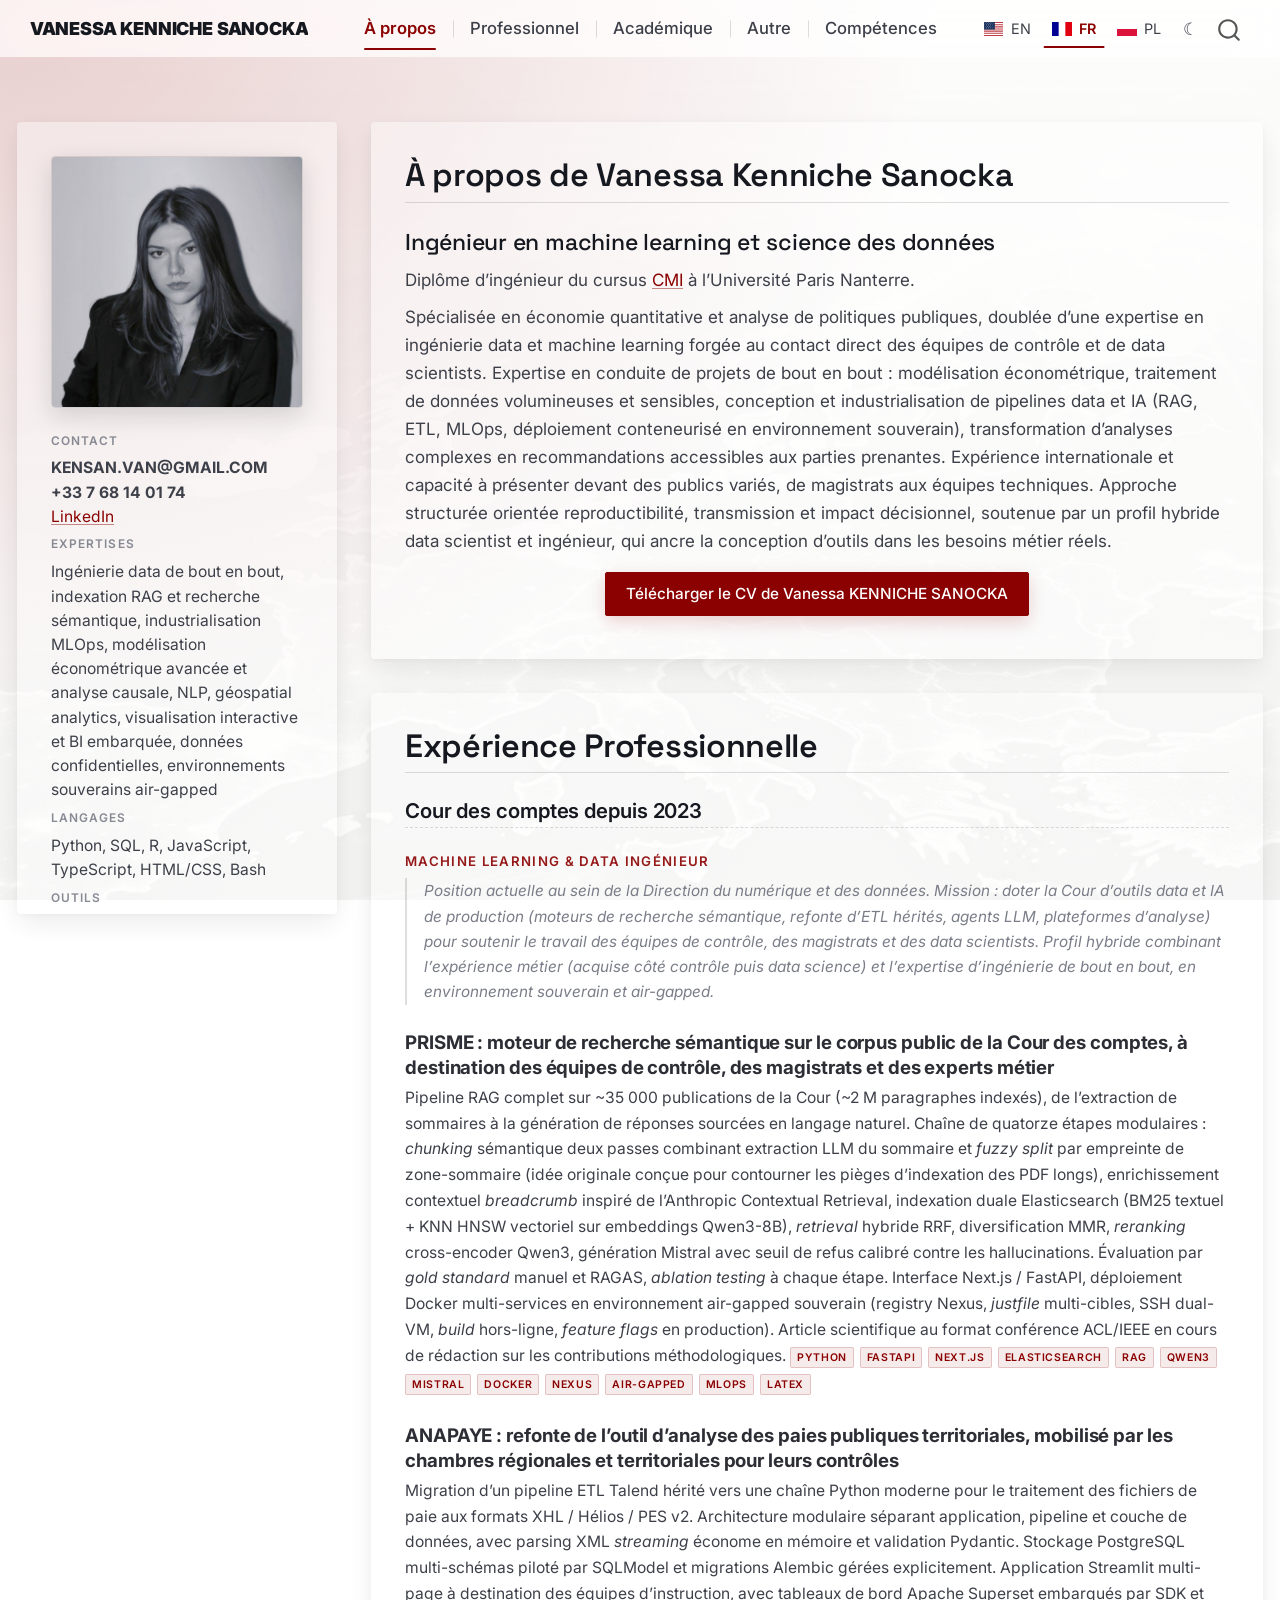
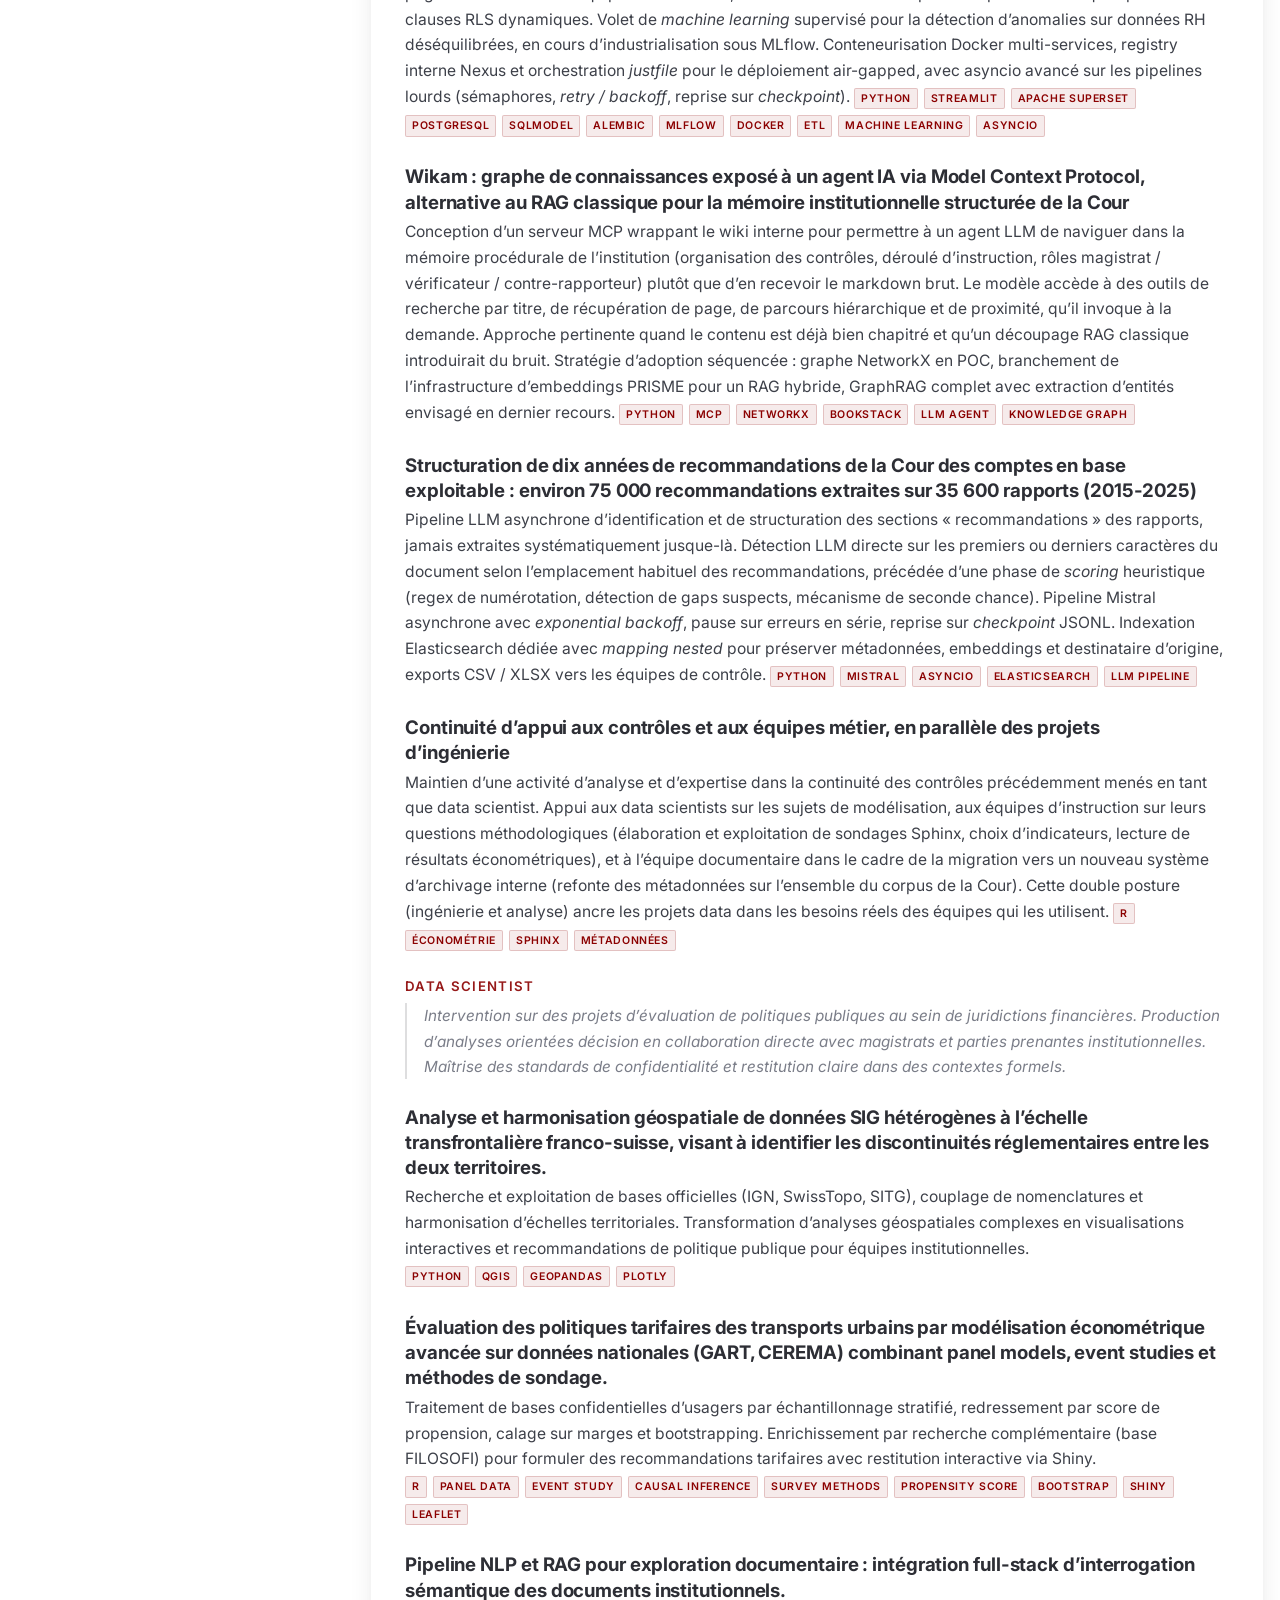
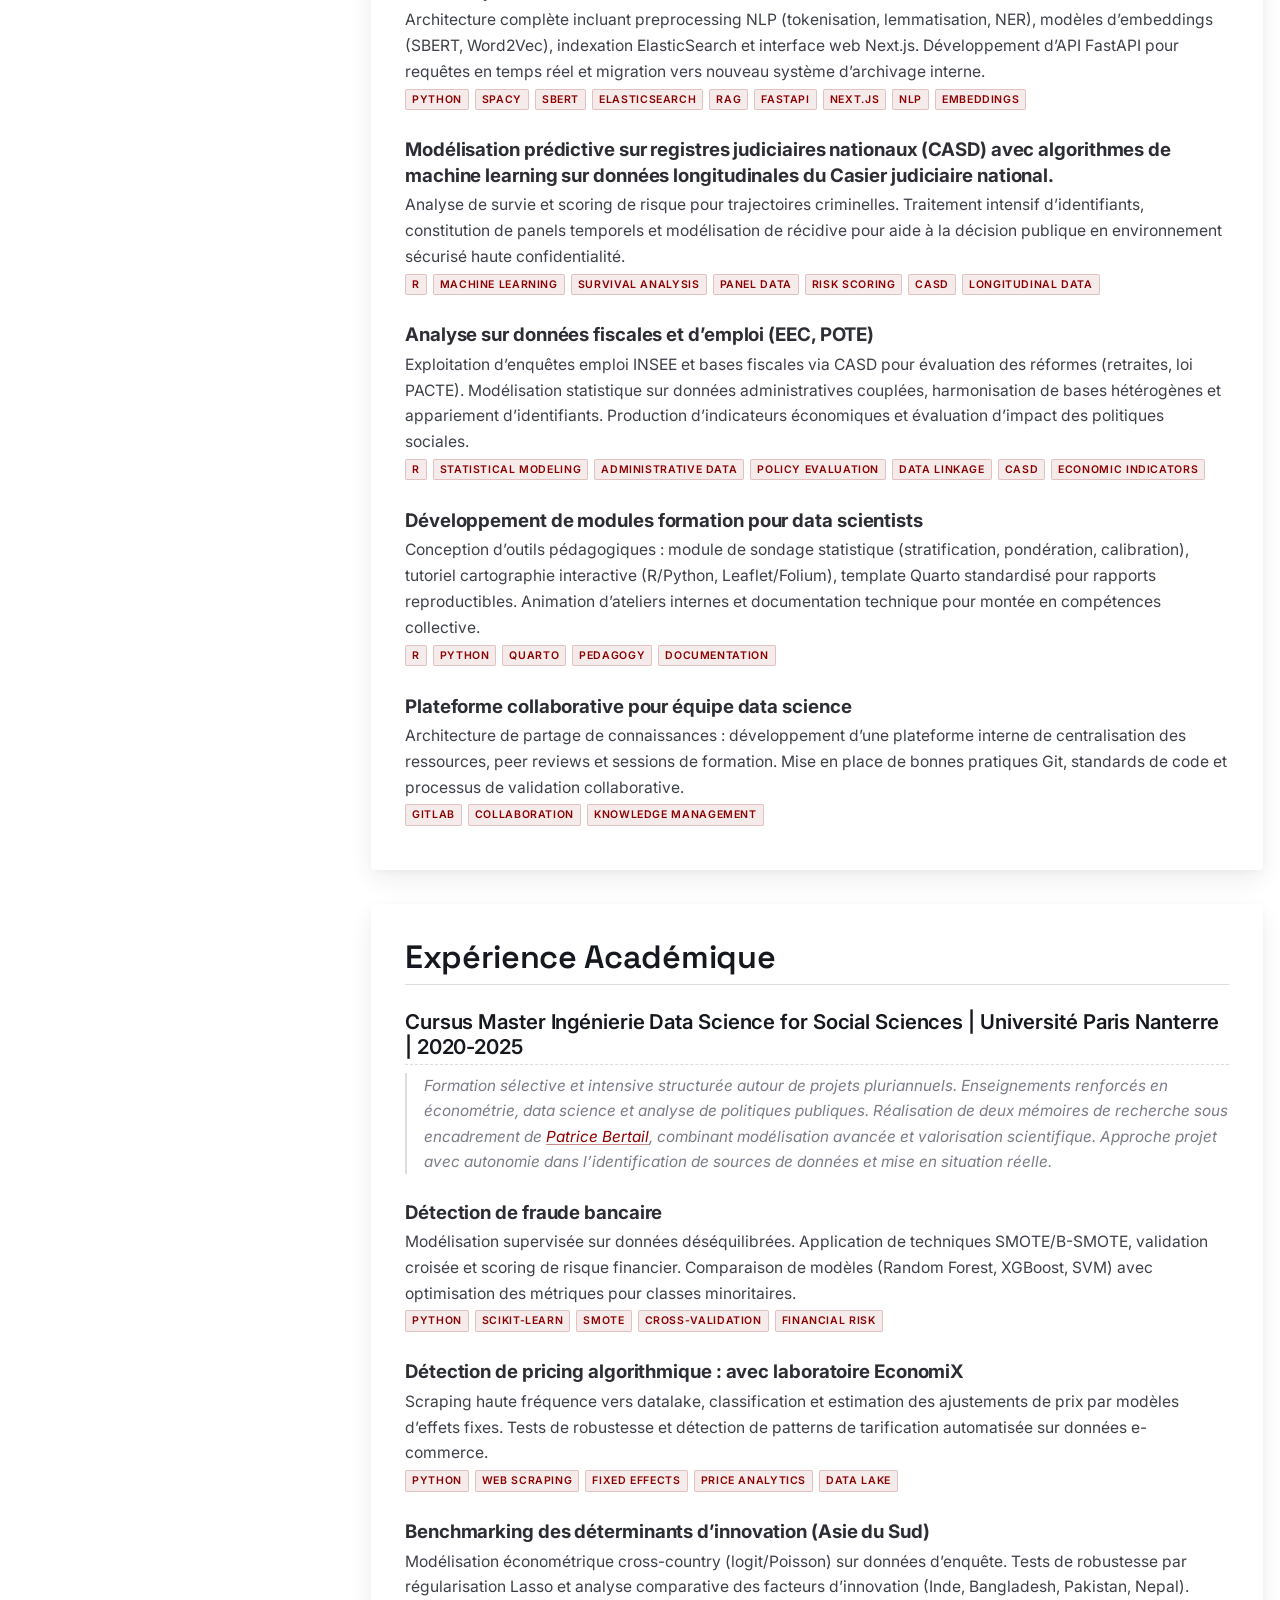
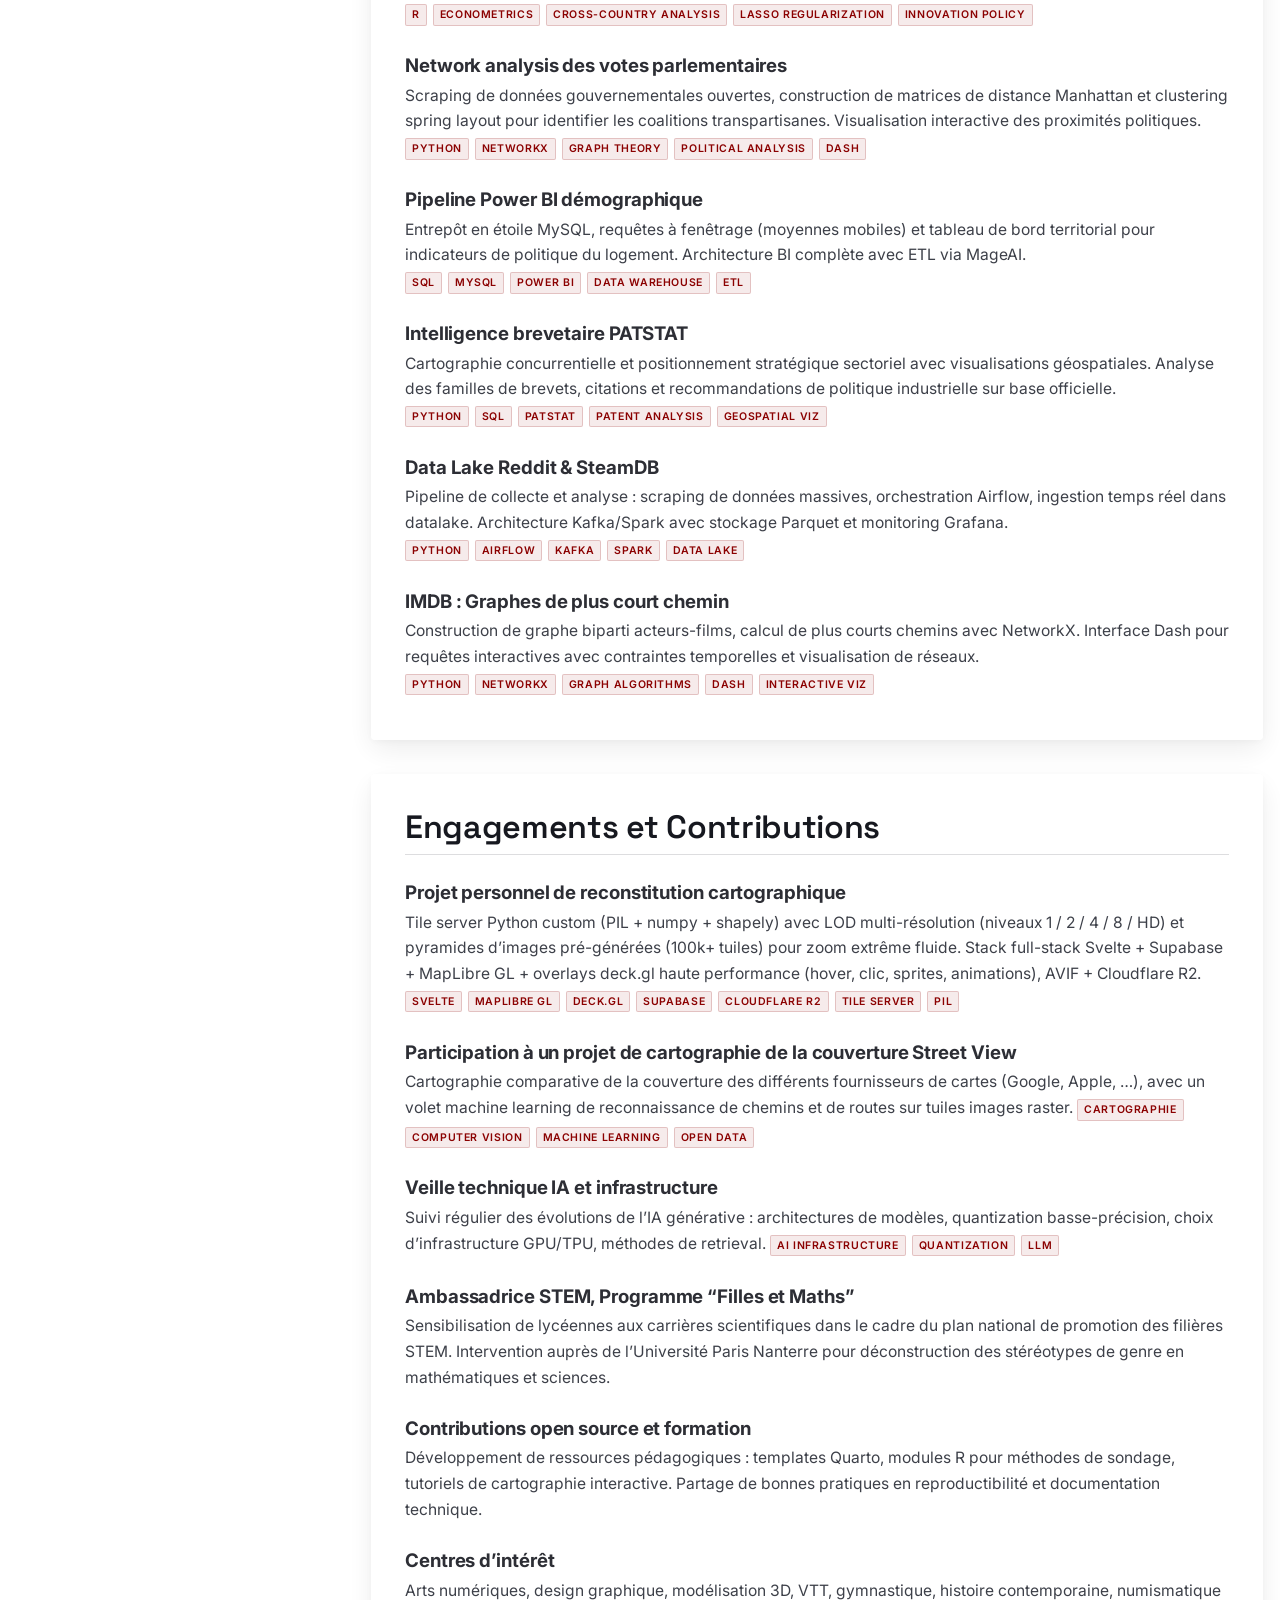
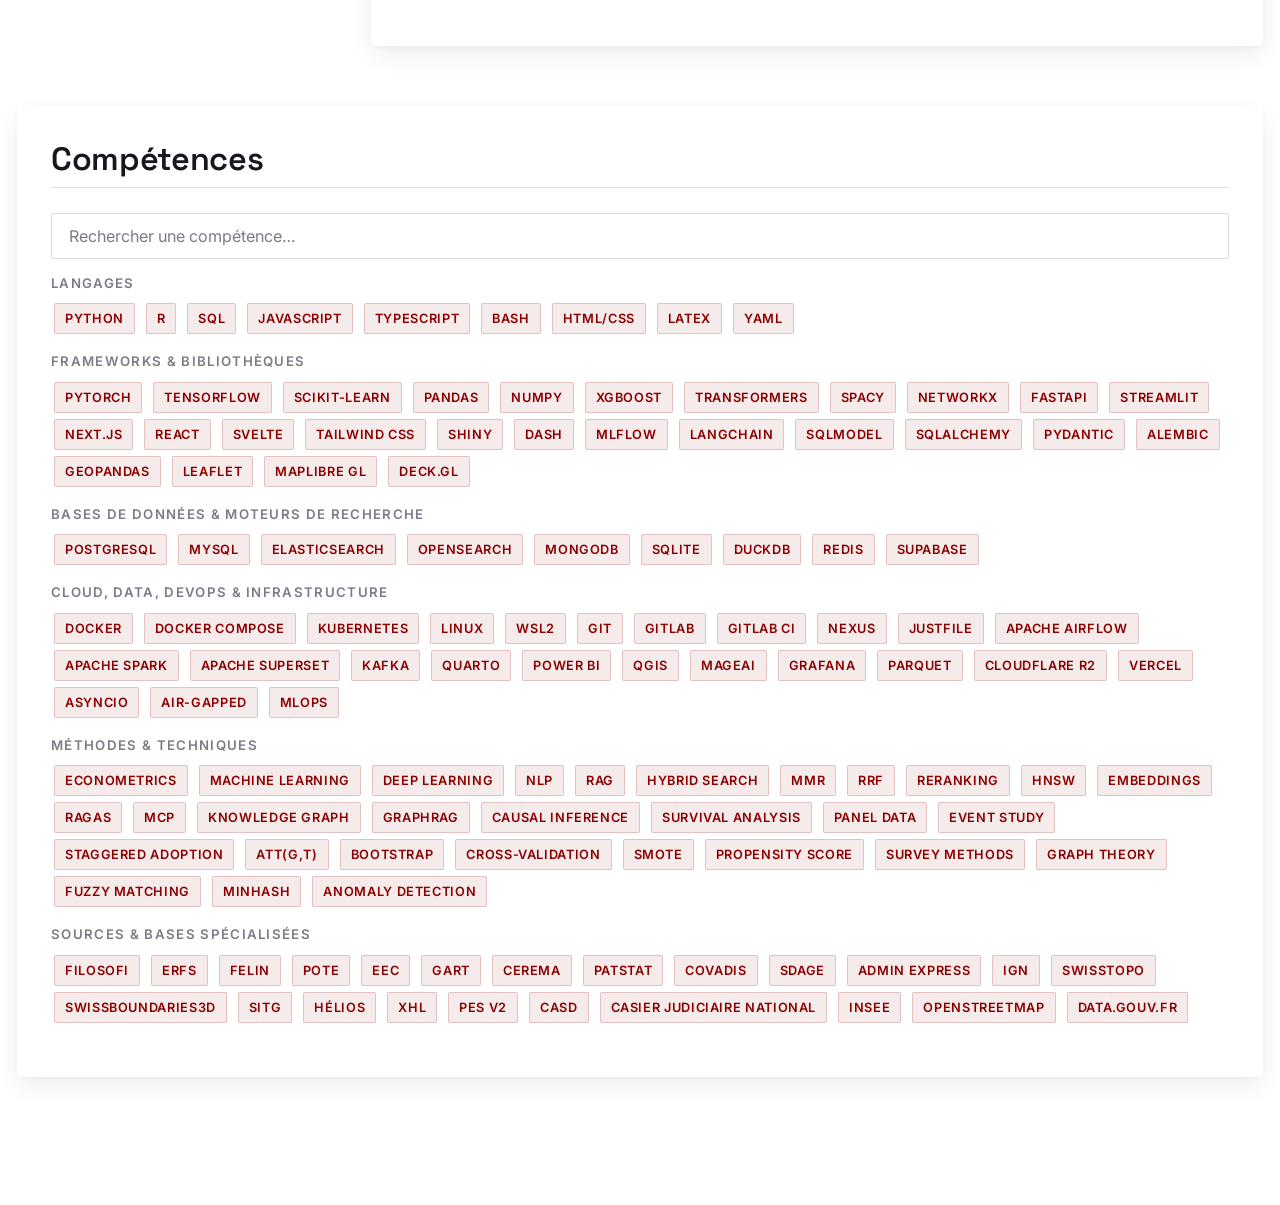
<file: docs/index.fr.html>
<!DOCTYPE html>
<html xmlns="http://www.w3.org/1999/xhtml" lang="fr" xml:lang="fr"><head>

<meta charset="utf-8">
<meta name="generator" content="quarto-1.9.37">

<meta name="viewport" content="width=device-width, initial-scale=1.0, user-scalable=yes">


<title>Vanessa Kenniche Sanocka - Data Scientist</title>
<style>
/* Default styles provided by pandoc.
** See https://pandoc.org/MANUAL.html#variables-for-html for config info.
*/
code{white-space: pre-wrap;}
span.smallcaps{font-variant: small-caps;}
div.columns{display: flex; gap: min(4vw, 1.5em);}
div.column{flex: auto; overflow-x: auto;}
div.hanging-indent{margin-left: 1.5em; text-indent: -1.5em;}
ul.task-list{list-style: none;}
ul.task-list li input[type="checkbox"] {
  width: 0.8em;
  margin: 0 0.8em 0.2em -1em; /* quarto-specific, see https://github.com/quarto-dev/quarto-cli/issues/4556 */ 
  vertical-align: middle;
}
</style>


<script src="site_libs/quarto-nav/quarto-nav.js"></script>
<script src="site_libs/clipboard/clipboard.min.js"></script>
<script src="site_libs/quarto-search/autocomplete.umd.js"></script>
<script src="site_libs/quarto-search/fuse.min.js"></script>
<script src="site_libs/quarto-search/quarto-search.js"></script>
<meta name="quarto:offset" content="./">
<script src="site_libs/quarto-html/quarto.js" type="module"></script>
<script src="site_libs/quarto-html/tabsets/tabsets.js" type="module"></script>
<script src="site_libs/quarto-html/popper.min.js"></script>
<script src="site_libs/quarto-html/tippy.umd.min.js"></script>
<script src="site_libs/quarto-html/anchor.min.js"></script>
<link href="site_libs/quarto-html/tippy.css" rel="stylesheet">
<link href="site_libs/quarto-html/quarto-syntax-highlighting-7f8f88aac4f3542376d5c11b86a4c14d.css" rel="stylesheet" id="quarto-text-highlighting-styles">
<script src="site_libs/bootstrap/bootstrap.min.js"></script>
<link href="site_libs/bootstrap/bootstrap-icons.css" rel="stylesheet">
<link href="site_libs/bootstrap/bootstrap-e61cc915c8627e3b87933eb994834f3a.min.css" rel="stylesheet" append-hash="true" id="quarto-bootstrap" data-mode="light">
<script id="quarto-search-options" type="application/json">{
  "location": "navbar",
  "copy-button": false,
  "collapse-after": 3,
  "panel-placement": "end",
  "type": "overlay",
  "limit": 50,
  "keyboard-shortcut": [
    "f",
    "/",
    "s"
  ],
  "show-item-context": false,
  "language": {
    "search-no-results-text": "Pas de résultats",
    "search-matching-documents-text": "documents trouvés",
    "search-copy-link-title": "Copier le lien vers la recherche",
    "search-hide-matches-text": "Cacher les correspondances additionnelles",
    "search-more-match-text": "correspondance de plus dans ce document",
    "search-more-matches-text": "correspondances de plus dans ce document",
    "search-clear-button-title": "Effacer",
    "search-text-placeholder": "",
    "search-detached-cancel-button-title": "Annuler",
    "search-submit-button-title": "Envoyer",
    "search-label": "Recherche"
  }
}</script>
<style>html{ scroll-behavior: smooth; }</style>
<script>
  /* Lecture du thème préféré AVANT le rendu du body — évite le flash clair/sombre. */
  (function () {
    try {
      var stored = localStorage.getItem('theme');
      var theme = (stored === 'dark' || stored === 'light')
        ? stored
        : (window.matchMedia && window.matchMedia('(prefers-color-scheme: dark)').matches ? 'dark' : 'light');
      document.documentElement.setAttribute('data-theme', theme);
    } catch (e) {
      document.documentElement.setAttribute('data-theme', 'light');
    }
  })();
</script>
<!-- Préconnexion DNS + preload non-bloquant des Google Fonts.
     Inter (corps) + Space Grotesk (display) : feel corpo/technique, sharp. -->
<link rel="preconnect" href="https://fonts.googleapis.com">
<link rel="preconnect" href="https://fonts.gstatic.com" crossorigin="">
<link rel="preload" as="style" href="https://fonts.googleapis.com/css2?family=Inter:wght@400;500;600;700&amp;family=Space+Grotesk:wght@500;600;700&amp;display=swap" onload="this.onload=null;this.rel='stylesheet'">
<noscript>
  <link rel="stylesheet" href="https://fonts.googleapis.com/css2?family=Inter:wght@400;500;600;700&amp;family=Space+Grotesk:wght@500;600;700&amp;display=swap">
</noscript>


<link rel="stylesheet" href="styles.css">
</head>

<body class="nav-fixed quarto-light">

<div id="quarto-search-results"></div>
  <header id="quarto-header" class="headroom fixed-top">
    <nav class="navbar navbar-expand-lg " data-bs-theme="dark">
      <div class="navbar-container container-fluid">
      <div class="navbar-brand-container mx-auto">
    <a class="navbar-brand" href="./index.html">
    <span class="navbar-title"><strong>VANESSA KENNICHE SANOCKA</strong></span>
    </a>
  </div>
            <div id="quarto-search" class="" title="Recherche"></div>
          <button class="navbar-toggler" type="button" data-bs-toggle="collapse" data-bs-target="#navbarCollapse" aria-controls="navbarCollapse" role="menu" aria-expanded="false" aria-label="Basculer la navigation" onclick="if (window.quartoToggleHeadroom) { window.quartoToggleHeadroom(); }">
  <span class="navbar-toggler-icon"></span>
</button>
          <div class="collapse navbar-collapse" id="navbarCollapse">
            <ul class="navbar-nav navbar-nav-scroll me-auto">
  <li class="nav-item">
    <a class="nav-link" href="./#about"> 
<span class="menu-text">About</span></a>
  </li>  
  <li class="nav-item dropdown ">
    <a class="nav-link dropdown-toggle" href="#" id="nav-menu-professional" role="link" data-bs-toggle="dropdown" aria-expanded="false">
 <span class="menu-text">Professional</span>
    </a>
    <ul class="dropdown-menu" aria-labelledby="nav-menu-professional">    
        <li>
    <a class="dropdown-item" href="./#experience-ml">
 <span class="dropdown-text">ML &amp; Data Engineering</span></a>
  </li>  
        <li>
    <a class="dropdown-item" href="./#experience-ds">
 <span class="dropdown-text">Data Science</span></a>
  </li>  
    </ul>
  </li>
  <li class="nav-item">
    <a class="nav-link" href="./#education"> 
<span class="menu-text">Academic</span></a>
  </li>  
  <li class="nav-item">
    <a class="nav-link" href="./#other"> 
<span class="menu-text">Other</span></a>
  </li>  
  <li class="nav-item">
    <a class="nav-link" href="./#overview"> 
<span class="menu-text">Overview</span></a>
  </li>  
</ul>
            <ul class="navbar-nav navbar-nav-scroll ms-auto">
  <li class="nav-item">
    <a class="nav-link" href="./index.en.html"> 
<span class="menu-text"><img src="images/us.svg" alt="US" class="flag-icon"> EN</span></a>
  </li>  
  <li class="nav-item">
    <a class="nav-link active" href="./index.fr.html" aria-current="page"> 
<span class="menu-text"><img src="images/fr.svg" alt="FR" class="flag-icon"> FR</span></a>
  </li>  
  <li class="nav-item">
    <a class="nav-link" href="./index.pl.html"> 
<span class="menu-text"><img src="images/pl.svg" alt="PL" class="flag-icon"> PL</span></a>
  </li>  
</ul>
          </div> <!-- /navcollapse -->
            <div class="quarto-navbar-tools">
</div>
      </div> <!-- /container-fluid -->
    </nav>
</header>
<!-- content -->
<div id="quarto-content" class="quarto-container page-columns page-rows-contents page-layout-full page-navbar">
<!-- sidebar -->
<!-- margin-sidebar -->
    
<!-- main -->
<main class="content column-page" id="quarto-document-content"><header id="title-block-header" class="quarto-title-block"><h1 class="title display-7">Vanessa Kenniche Sanocka - Data Scientist</h1></header>

<header id="title-block-header">


</header>


<div class="columns">
<div class="column left-column" style="width:30%;">
<p><img src="images/photo.jpg" class="img-fluid" style="width:100.0%"></p>
<section id="contact" class="level3">
<h3 class="anchored" data-anchor-id="contact"><strong>Contact</strong></h3>
<p><strong>KENSAN.VAN@GMAIL.COM</strong><br>
<strong>+33 7 68 14 01 74</strong><br>
<strong><a href="https://www.linkedin.com/in/vanessa-kenniche-sanocka/">LinkedIn</a></strong></p>
</section>
<section id="expertises" class="level3">
<h3 class="anchored" data-anchor-id="expertises"><strong>Expertises</strong></h3>
<p>Ingénierie data de bout en bout, indexation RAG et recherche sémantique, industrialisation MLOps, modélisation économétrique avancée et analyse causale, NLP, géospatial analytics, visualisation interactive et BI embarquée, données confidentielles, environnements souverains air-gapped</p>
</section>
<section id="langages" class="level3">
<h3 class="anchored" data-anchor-id="langages"><strong>Langages</strong></h3>
<p>Python, SQL, R, JavaScript, TypeScript, HTML/CSS, Bash</p>
</section>
<section id="outils" class="level3">
<h3 class="anchored" data-anchor-id="outils"><strong>Outils</strong></h3>
<p>PostgreSQL, Elasticsearch, Apache Airflow, Apache Superset, Apache Spark, MLflow, LangChain, FastAPI, Streamlit, Next.js, Pandas, Scikit-learn, PyTorch, TensorFlow, Docker, Linux, Git/GitLab CI, Quarto, Power BI, Shiny, QGIS, CASD</p>
</section>
<section id="langues" class="level3">
<h3 class="anchored" data-anchor-id="langues"><strong>Langues</strong></h3>
<p>Français natif<br>
Polonais natif<br>
Anglais C1 (TOEIC)</p>
</section>
</div><div class="column main-column" style="width:70%;">
<section id="about" class="level1">
<h1>À propos de Vanessa Kenniche Sanocka</h1>
<div class="lead">
<p>Ingénieur en machine learning et science des données</p>
</div>
<p>Diplôme d’ingénieur du cursus <a href="https://reseau-figure.fr/les-cursus-master-en-ingenierie">CMI</a> à l’Université Paris Nanterre.</p>
<p>Spécialisée en économie quantitative et analyse de politiques publiques, doublée d’une expertise en ingénierie data et machine learning forgée au contact direct des équipes de contrôle et de data scientists. Expertise en conduite de projets de bout en bout : modélisation économétrique, traitement de données volumineuses et sensibles, conception et industrialisation de pipelines data et IA (RAG, ETL, MLOps, déploiement conteneurisé en environnement souverain), transformation d’analyses complexes en recommandations accessibles aux parties prenantes. Expérience internationale et capacité à présenter devant des publics variés, de magistrats aux équipes techniques. Approche structurée orientée reproductibilité, transmission et impact décisionnel, soutenue par un profil hybride data scientist et ingénieur, qui ancre la conception d’outils dans les besoins métier réels.</p>
<p><a href="files/CV_Vanessa_KENNICHE_SANOCKA.pdf" class="btn btn-primary btn-sm" download="">Télécharger le CV de Vanessa KENNICHE SANOCKA</a></p>
</section>
<section id="experience" class="level1">
<h1>Expérience Professionnelle</h1>
<section id="cour-des-comptes-depuis-2023" class="level2">
<h2 class="anchored" data-anchor-id="cour-des-comptes-depuis-2023">Cour des comptes depuis 2023</h2>
<section id="experience-ml" class="level3">
<h3 class="anchored" data-anchor-id="experience-ml">Machine Learning &amp; Data Ingénieur</h3>
<div class="role-context">
<p>Position actuelle au sein de la Direction du numérique et des données. Mission : doter la Cour d’outils data et IA de production (moteurs de recherche sémantique, refonte d’ETL hérités, agents LLM, plateformes d’analyse) pour soutenir le travail des équipes de contrôle, des magistrats et des data scientists. Profil hybride combinant l’expérience métier (acquise côté contrôle puis data science) et l’expertise d’ingénierie de bout en bout, en environnement souverain et air-gapped.</p>
</div>
<section id="prisme-moteur-de-recherche-sémantique-sur-le-corpus-public-de-la-cour-des-comptes-à-destination-des-équipes-de-contrôle-des-magistrats-et-des-experts-métier" class="level4">
<h4 class="anchored" data-anchor-id="prisme-moteur-de-recherche-sémantique-sur-le-corpus-public-de-la-cour-des-comptes-à-destination-des-équipes-de-contrôle-des-magistrats-et-des-experts-métier">PRISME : moteur de recherche sémantique sur le corpus public de la Cour des comptes, à destination des équipes de contrôle, des magistrats et des experts métier</h4>
<p>Pipeline RAG complet sur ~35 000 publications de la Cour (~2 M paragraphes indexés), de l’extraction de sommaires à la génération de réponses sourcées en langage naturel. Chaîne de quatorze étapes modulaires : <em>chunking</em> sémantique deux passes combinant extraction LLM du sommaire et <em>fuzzy split</em> par empreinte de zone-sommaire (idée originale conçue pour contourner les pièges d’indexation des PDF longs), enrichissement contextuel <em>breadcrumb</em> inspiré de l’Anthropic Contextual Retrieval, indexation duale Elasticsearch (BM25 textuel + KNN HNSW vectoriel sur embeddings Qwen3-8B), <em>retrieval</em> hybride RRF, diversification MMR, <em>reranking</em> cross-encoder Qwen3, génération Mistral avec seuil de refus calibré contre les hallucinations. Évaluation par <em>gold standard</em> manuel et RAGAS, <em>ablation testing</em> à chaque étape. Interface Next.js / FastAPI, déploiement Docker multi-services en environnement air-gapped souverain (registry Nexus, <em>justfile</em> multi-cibles, SSH dual-VM, <em>build</em> hors-ligne, <em>feature flags</em> en production). Article scientifique au format conférence ACL/IEEE en cours de rédaction sur les contributions méthodologiques. <span class="tag">Python</span> <span class="tag">FastAPI</span> <span class="tag">Next.js</span> <span class="tag">ElasticSearch</span> <span class="tag">RAG</span> <span class="tag">Qwen3</span> <span class="tag">Mistral</span> <span class="tag">Docker</span> <span class="tag">Nexus</span> <span class="tag">Air-gapped</span> <span class="tag">MLOps</span> <span class="tag">LaTeX</span></p>
</section>
<section id="anapaye-refonte-de-loutil-danalyse-des-paies-publiques-territoriales-mobilisé-par-les-chambres-régionales-et-territoriales-pour-leurs-contrôles" class="level4">
<h4 class="anchored" data-anchor-id="anapaye-refonte-de-loutil-danalyse-des-paies-publiques-territoriales-mobilisé-par-les-chambres-régionales-et-territoriales-pour-leurs-contrôles">ANAPAYE : refonte de l’outil d’analyse des paies publiques territoriales, mobilisé par les chambres régionales et territoriales pour leurs contrôles</h4>
<p>Migration d’un pipeline ETL Talend hérité vers une chaîne Python moderne pour le traitement des fichiers de paie aux formats XHL / Hélios / PES v2. Architecture modulaire séparant application, pipeline et couche de données, avec parsing XML <em>streaming</em> économe en mémoire et validation Pydantic. Stockage PostgreSQL multi-schémas piloté par SQLModel et migrations Alembic gérées explicitement. Application Streamlit multi-page à destination des équipes d’instruction, avec tableaux de bord Apache Superset embarqués par SDK et clauses RLS dynamiques. Volet de <em>machine learning</em> supervisé pour la détection d’anomalies sur données RH déséquilibrées, en cours d’industrialisation sous MLflow. Conteneurisation Docker multi-services, registry interne Nexus et orchestration <em>justfile</em> pour le déploiement air-gapped, avec asyncio avancé sur les pipelines lourds (sémaphores, <em>retry / backoff</em>, reprise sur <em>checkpoint</em>). <span class="tag">Python</span> <span class="tag">Streamlit</span> <span class="tag">Apache Superset</span> <span class="tag">PostgreSQL</span> <span class="tag">SQLModel</span> <span class="tag">Alembic</span> <span class="tag">MLflow</span> <span class="tag">Docker</span> <span class="tag">ETL</span> <span class="tag">Machine Learning</span> <span class="tag">asyncio</span></p>
</section>
<section id="wikam-graphe-de-connaissances-exposé-à-un-agent-ia-via-model-context-protocol-alternative-au-rag-classique-pour-la-mémoire-institutionnelle-structurée-de-la-cour" class="level4">
<h4 class="anchored" data-anchor-id="wikam-graphe-de-connaissances-exposé-à-un-agent-ia-via-model-context-protocol-alternative-au-rag-classique-pour-la-mémoire-institutionnelle-structurée-de-la-cour">Wikam : graphe de connaissances exposé à un agent IA via Model Context Protocol, alternative au RAG classique pour la mémoire institutionnelle structurée de la Cour</h4>
<p>Conception d’un serveur MCP wrappant le wiki interne pour permettre à un agent LLM de naviguer dans la mémoire procédurale de l’institution (organisation des contrôles, déroulé d’instruction, rôles magistrat / vérificateur / contre-rapporteur) plutôt que d’en recevoir le markdown brut. Le modèle accède à des outils de recherche par titre, de récupération de page, de parcours hiérarchique et de proximité, qu’il invoque à la demande. Approche pertinente quand le contenu est déjà bien chapitré et qu’un découpage RAG classique introduirait du bruit. Stratégie d’adoption séquencée : graphe NetworkX en POC, branchement de l’infrastructure d’embeddings PRISME pour un RAG hybride, GraphRAG complet avec extraction d’entités envisagé en dernier recours. <span class="tag">Python</span> <span class="tag">MCP</span> <span class="tag">NetworkX</span> <span class="tag">BookStack</span> <span class="tag">LLM Agent</span> <span class="tag">Knowledge Graph</span></p>
</section>
<section id="structuration-de-dix-années-de-recommandations-de-la-cour-des-comptes-en-base-exploitable-environ-75-000-recommandations-extraites-sur-35-600-rapports-2015-2025" class="level4">
<h4 class="anchored" data-anchor-id="structuration-de-dix-années-de-recommandations-de-la-cour-des-comptes-en-base-exploitable-environ-75-000-recommandations-extraites-sur-35-600-rapports-2015-2025">Structuration de dix années de recommandations de la Cour des comptes en base exploitable : environ 75 000 recommandations extraites sur 35 600 rapports (2015-2025)</h4>
<p>Pipeline LLM asynchrone d’identification et de structuration des sections « recommandations » des rapports, jamais extraites systématiquement jusque-là. Détection LLM directe sur les premiers ou derniers caractères du document selon l’emplacement habituel des recommandations, précédée d’une phase de <em>scoring</em> heuristique (regex de numérotation, détection de gaps suspects, mécanisme de seconde chance). Pipeline Mistral asynchrone avec <em>exponential backoff</em>, pause sur erreurs en série, reprise sur <em>checkpoint</em> JSONL. Indexation Elasticsearch dédiée avec <em>mapping nested</em> pour préserver métadonnées, embeddings et destinataire d’origine, exports CSV / XLSX vers les équipes de contrôle. <span class="tag">Python</span> <span class="tag">Mistral</span> <span class="tag">asyncio</span> <span class="tag">ElasticSearch</span> <span class="tag">LLM Pipeline</span></p>
</section>
<section id="continuité-dappui-aux-contrôles-et-aux-équipes-métier-en-parallèle-des-projets-dingénierie" class="level4">
<h4 class="anchored" data-anchor-id="continuité-dappui-aux-contrôles-et-aux-équipes-métier-en-parallèle-des-projets-dingénierie">Continuité d’appui aux contrôles et aux équipes métier, en parallèle des projets d’ingénierie</h4>
<p>Maintien d’une activité d’analyse et d’expertise dans la continuité des contrôles précédemment menés en tant que data scientist. Appui aux data scientists sur les sujets de modélisation, aux équipes d’instruction sur leurs questions méthodologiques (élaboration et exploitation de sondages Sphinx, choix d’indicateurs, lecture de résultats économétriques), et à l’équipe documentaire dans le cadre de la migration vers un nouveau système d’archivage interne (refonte des métadonnées sur l’ensemble du corpus de la Cour). Cette double posture (ingénierie et analyse) ancre les projets data dans les besoins réels des équipes qui les utilisent. <span class="tag">R</span> <span class="tag">Économétrie</span> <span class="tag">Sphinx</span> <span class="tag">Métadonnées</span></p>
</section>
</section>
<section id="experience-ds" class="level3">
<h3 class="anchored" data-anchor-id="experience-ds">Data Scientist</h3>
<div class="role-context">
<p>Intervention sur des projets d’évaluation de politiques publiques au sein de juridictions financières. Production d’analyses orientées décision en collaboration directe avec magistrats et parties prenantes institutionnelles. Maîtrise des standards de confidentialité et restitution claire dans des contextes formels.</p>
</div>
<section id="analyse-et-harmonisation-géospatiale-de-données-sig-hétérogènes-à-léchelle-transfrontalière-franco-suisse-visant-à-identifier-les-discontinuités-réglementaires-entre-les-deux-territoires." class="level4">
<h4 class="anchored" data-anchor-id="analyse-et-harmonisation-géospatiale-de-données-sig-hétérogènes-à-léchelle-transfrontalière-franco-suisse-visant-à-identifier-les-discontinuités-réglementaires-entre-les-deux-territoires.">Analyse et harmonisation géospatiale de données SIG hétérogènes à l’échelle transfrontalière franco-suisse, visant à identifier les discontinuités réglementaires entre les deux territoires.</h4>
<p>Recherche et exploitation de bases officielles (IGN, SwissTopo, SITG), couplage de nomenclatures et harmonisation d’échelles territoriales. Transformation d’analyses géospatiales complexes en visualisations interactives et recommandations de politique publique pour équipes institutionnelles.<br>
<span class="tag">Python</span> <span class="tag">QGIS</span> <span class="tag">GeoPandas</span> <span class="tag">PlotLy</span></p>
</section>
<section id="évaluation-des-politiques-tarifaires-des-transports-urbains-par-modélisation-économétrique-avancée-sur-données-nationales-gart-cerema-combinant-panel-models-event-studies-et-méthodes-de-sondage." class="level4">
<h4 class="anchored" data-anchor-id="évaluation-des-politiques-tarifaires-des-transports-urbains-par-modélisation-économétrique-avancée-sur-données-nationales-gart-cerema-combinant-panel-models-event-studies-et-méthodes-de-sondage.">Évaluation des politiques tarifaires des transports urbains par modélisation économétrique avancée sur données nationales (GART, CEREMA) combinant panel models, event studies et méthodes de sondage.</h4>
<p>Traitement de bases confidentielles d’usagers par échantillonnage stratifié, redressement par score de propension, calage sur marges et bootstrapping. Enrichissement par recherche complémentaire (base FILOSOFI) pour formuler des recommandations tarifaires avec restitution interactive via Shiny.<br>
<span class="tag">R</span> <span class="tag">Panel Data</span> <span class="tag">Event Study</span> <span class="tag">Causal Inference</span> <span class="tag">Survey Methods</span> <span class="tag">Propensity Score</span> <span class="tag">Bootstrap</span> <span class="tag">Shiny</span> <span class="tag">Leaflet</span></p>
</section>
<section id="pipeline-nlp-et-rag-pour-exploration-documentaire-intégration-full-stack-dinterrogation-sémantique-des-documents-institutionnels." class="level4">
<h4 class="anchored" data-anchor-id="pipeline-nlp-et-rag-pour-exploration-documentaire-intégration-full-stack-dinterrogation-sémantique-des-documents-institutionnels.">Pipeline NLP et RAG pour exploration documentaire : intégration full-stack d’interrogation sémantique des documents institutionnels.</h4>
<p>Architecture complète incluant preprocessing NLP (tokenisation, lemmatisation, NER), modèles d’embeddings (SBERT, Word2Vec), indexation ElasticSearch et interface web Next.js. Développement d’API FastAPI pour requêtes en temps réel et migration vers nouveau système d’archivage interne.<br>
<span class="tag">Python</span> <span class="tag">spaCy</span> <span class="tag">SBERT</span> <span class="tag">ElasticSearch</span> <span class="tag">RAG</span> <span class="tag">FastAPI</span> <span class="tag">Next.js</span> <span class="tag">NLP</span> <span class="tag">Embeddings</span></p>
</section>
<section id="modélisation-prédictive-sur-registres-judiciaires-nationaux-casd-avec-algorithmes-de-machine-learning-sur-données-longitudinales-du-casier-judiciaire-national." class="level4">
<h4 class="anchored" data-anchor-id="modélisation-prédictive-sur-registres-judiciaires-nationaux-casd-avec-algorithmes-de-machine-learning-sur-données-longitudinales-du-casier-judiciaire-national.">Modélisation prédictive sur registres judiciaires nationaux (CASD) avec algorithmes de machine learning sur données longitudinales du Casier judiciaire national.</h4>
<p>Analyse de survie et scoring de risque pour trajectoires criminelles. Traitement intensif d’identifiants, constitution de panels temporels et modélisation de récidive pour aide à la décision publique en environnement sécurisé haute confidentialité.<br>
<span class="tag">R</span> <span class="tag">Machine Learning</span> <span class="tag">Survival Analysis</span> <span class="tag">Panel Data</span> <span class="tag">Risk Scoring</span> <span class="tag">CASD</span> <span class="tag">Longitudinal Data</span></p>
</section>
<section id="analyse-sur-données-fiscales-et-demploi-eec-pote" class="level4">
<h4 class="anchored" data-anchor-id="analyse-sur-données-fiscales-et-demploi-eec-pote">Analyse sur données fiscales et d’emploi (EEC, POTE)</h4>
<p><strong>Exploitation d’enquêtes emploi INSEE</strong> et bases fiscales via CASD pour évaluation des réformes (retraites, loi PACTE). Modélisation statistique sur données administratives couplées, harmonisation de bases hétérogènes et appariement d’identifiants. Production d’indicateurs économiques et évaluation d’impact des politiques sociales.<br>
<span class="tag">R</span> <span class="tag">Statistical Modeling</span> <span class="tag">Administrative Data</span> <span class="tag">Policy Evaluation</span> <span class="tag">Data Linkage</span> <span class="tag">CASD</span> <span class="tag">Economic Indicators</span></p>
</section>
<section id="développement-de-modules-formation-pour-data-scientists" class="level4">
<h4 class="anchored" data-anchor-id="développement-de-modules-formation-pour-data-scientists">Développement de modules formation pour data scientists</h4>
<p><strong>Conception d’outils pédagogiques</strong> : module de sondage statistique (stratification, pondération, calibration), tutoriel cartographie interactive (R/Python, Leaflet/Folium), template Quarto standardisé pour rapports reproductibles. Animation d’ateliers internes et documentation technique pour montée en compétences collective.<br>
<span class="tag">R</span> <span class="tag">Python</span> <span class="tag">Quarto</span> <span class="tag">Pedagogy</span> <span class="tag">Documentation</span></p>
</section>
<section id="plateforme-collaborative-pour-équipe-data-science" class="level4">
<h4 class="anchored" data-anchor-id="plateforme-collaborative-pour-équipe-data-science">Plateforme collaborative pour équipe data science</h4>
<p><strong>Architecture de partage de connaissances</strong> : développement d’une plateforme interne de centralisation des ressources, peer reviews et sessions de formation. Mise en place de bonnes pratiques Git, standards de code et processus de validation collaborative.<br>
<span class="tag">GitLab</span> <span class="tag">Collaboration</span> <span class="tag">Knowledge Management</span></p>
</section>
</section>
</section>
</section>
<section id="education" class="level1">
<h1>Expérience Académique</h1>
<section id="cursus-master-ingénierie-data-science-for-social-sciences-université-paris-nanterre-2020-2025" class="level2">
<h2 class="anchored" data-anchor-id="cursus-master-ingénierie-data-science-for-social-sciences-université-paris-nanterre-2020-2025">Cursus Master Ingénierie Data Science for Social Sciences | Université Paris Nanterre | 2020-2025</h2>
<div class="role-context">
<p>Formation sélective et intensive structurée autour de projets pluriannuels. Enseignements renforcés en économétrie, data science et analyse de politiques publiques. Réalisation de deux mémoires de recherche sous encadrement de <a href="https://bertail.perso.math.cnrs.fr/">Patrice Bertail</a>, combinant modélisation avancée et valorisation scientifique. Approche projet avec autonomie dans l’identification de sources de données et mise en situation réelle.</p>
</div>
<section id="détection-de-fraude-bancaire" class="level4">
<h4 class="anchored" data-anchor-id="détection-de-fraude-bancaire">Détection de fraude bancaire</h4>
<p><strong>Modélisation supervisée sur données déséquilibrées</strong>. Application de techniques SMOTE/B-SMOTE, validation croisée et scoring de risque financier. Comparaison de modèles (Random Forest, XGBoost, SVM) avec optimisation des métriques pour classes minoritaires.<br>
<span class="tag">Python</span> <span class="tag">Scikit-learn</span> <span class="tag">SMOTE</span> <span class="tag">Cross-validation</span> <span class="tag">Financial Risk</span></p>
</section>
<section id="détection-de-pricing-algorithmique-avec-laboratoire-economix" class="level4">
<h4 class="anchored" data-anchor-id="détection-de-pricing-algorithmique-avec-laboratoire-economix">Détection de pricing algorithmique : avec laboratoire EconomiX</h4>
<p><strong>Scraping haute fréquence vers datalake</strong>, classification et estimation des ajustements de prix par modèles d’effets fixes. Tests de robustesse et détection de patterns de tarification automatisée sur données e-commerce.<br>
<span class="tag">Python</span> <span class="tag">Web Scraping</span> <span class="tag">Fixed Effects</span> <span class="tag">Price Analytics</span> <span class="tag">Data Lake</span></p>
</section>
<section id="benchmarking-des-déterminants-dinnovation-asie-du-sud" class="level4">
<h4 class="anchored" data-anchor-id="benchmarking-des-déterminants-dinnovation-asie-du-sud">Benchmarking des déterminants d’innovation (Asie du Sud)</h4>
<p><strong>Modélisation économétrique cross-country</strong> (logit/Poisson) sur données d’enquête. Tests de robustesse par régularisation Lasso et analyse comparative des facteurs d’innovation (Inde, Bangladesh, Pakistan, Nepal).<br>
<span class="tag">R</span> <span class="tag">Econometrics</span> <span class="tag">Cross-country Analysis</span> <span class="tag">Lasso Regularization</span> <span class="tag">Innovation Policy</span></p>
</section>
<section id="network-analysis-des-votes-parlementaires" class="level4">
<h4 class="anchored" data-anchor-id="network-analysis-des-votes-parlementaires">Network analysis des votes parlementaires</h4>
<p><strong>Scraping de données gouvernementales</strong> ouvertes, construction de matrices de distance Manhattan et clustering spring layout pour identifier les coalitions transpartisanes. Visualisation interactive des proximités politiques.<br>
<span class="tag">Python</span> <span class="tag">NetworkX</span> <span class="tag">Graph Theory</span> <span class="tag">Political Analysis</span> <span class="tag">Dash</span></p>
</section>
<section id="pipeline-power-bi-démographique" class="level4">
<h4 class="anchored" data-anchor-id="pipeline-power-bi-démographique">Pipeline Power BI démographique</h4>
<p><strong>Entrepôt en étoile MySQL</strong>, requêtes à fenêtrage (moyennes mobiles) et tableau de bord territorial pour indicateurs de politique du logement. Architecture BI complète avec ETL via MageAI.<br>
<span class="tag">SQL</span> <span class="tag">MySQL</span> <span class="tag">Power BI</span> <span class="tag">Data Warehouse</span> <span class="tag">ETL</span></p>
</section>
<section id="intelligence-brevetaire-patstat" class="level4">
<h4 class="anchored" data-anchor-id="intelligence-brevetaire-patstat">Intelligence brevetaire PATSTAT</h4>
<p><strong>Cartographie concurrentielle</strong> et positionnement stratégique sectoriel avec visualisations géospatiales. Analyse des familles de brevets, citations et recommandations de politique industrielle sur base officielle.<br>
<span class="tag">Python</span> <span class="tag">SQL</span> <span class="tag">PATSTAT</span> <span class="tag">Patent Analysis</span> <span class="tag">Geospatial Viz</span></p>
</section>
<section id="data-lake-reddit-steamdb" class="level4">
<h4 class="anchored" data-anchor-id="data-lake-reddit-steamdb">Data Lake Reddit &amp; SteamDB</h4>
<p><strong>Pipeline de collecte et analyse</strong> : scraping de données massives, orchestration Airflow, ingestion temps réel dans datalake. Architecture Kafka/Spark avec stockage Parquet et monitoring Grafana.<br>
<span class="tag">Python</span> <span class="tag">Airflow</span> <span class="tag">Kafka</span> <span class="tag">Spark</span> <span class="tag">Data Lake</span></p>
</section>
<section id="imdb-graphes-de-plus-court-chemin" class="level4">
<h4 class="anchored" data-anchor-id="imdb-graphes-de-plus-court-chemin">IMDB : Graphes de plus court chemin</h4>
<p><strong>Construction de graphe biparti</strong> acteurs-films, calcul de plus courts chemins avec NetworkX. Interface Dash pour requêtes interactives avec contraintes temporelles et visualisation de réseaux.<br>
<span class="tag">Python</span> <span class="tag">NetworkX</span> <span class="tag">Graph Algorithms</span> <span class="tag">Dash</span> <span class="tag">Interactive Viz</span></p>
</section>
</section>
</section>
<section id="other" class="level1">
<h1>Engagements et Contributions</h1>
<section id="projet-personnel-de-reconstitution-cartographique" class="level4">
<h4 class="anchored" data-anchor-id="projet-personnel-de-reconstitution-cartographique">Projet personnel de reconstitution cartographique</h4>
<p>Tile server Python custom (PIL + numpy + shapely) avec LOD multi-résolution (niveaux 1 / 2 / 4 / 8 / HD) et pyramides d’images pré-générées (100k+ tuiles) pour zoom extrême fluide. Stack full-stack Svelte + Supabase + MapLibre GL + overlays deck.gl haute performance (hover, clic, sprites, animations), AVIF + Cloudflare R2. <span class="tag">Svelte</span> <span class="tag">MapLibre GL</span> <span class="tag">deck.gl</span> <span class="tag">Supabase</span> <span class="tag">Cloudflare R2</span> <span class="tag">Tile Server</span> <span class="tag">PIL</span></p>
</section>
<section id="participation-à-un-projet-de-cartographie-de-la-couverture-street-view" class="level4">
<h4 class="anchored" data-anchor-id="participation-à-un-projet-de-cartographie-de-la-couverture-street-view">Participation à un projet de cartographie de la couverture Street View</h4>
<p>Cartographie comparative de la couverture des différents fournisseurs de cartes (Google, Apple, …), avec un volet machine learning de reconnaissance de chemins et de routes sur tuiles images raster. <span class="tag">Cartographie</span> <span class="tag">Computer Vision</span> <span class="tag">Machine Learning</span> <span class="tag">Open Data</span></p>
</section>
<section id="veille-technique-ia-et-infrastructure" class="level4">
<h4 class="anchored" data-anchor-id="veille-technique-ia-et-infrastructure">Veille technique IA et infrastructure</h4>
<p>Suivi régulier des évolutions de l’IA générative : architectures de modèles, quantization basse-précision, choix d’infrastructure GPU/TPU, méthodes de retrieval. <span class="tag">AI Infrastructure</span> <span class="tag">Quantization</span> <span class="tag">LLM</span></p>
</section>
<section id="ambassadrice-stem-programme-filles-et-maths" class="level4">
<h4 class="anchored" data-anchor-id="ambassadrice-stem-programme-filles-et-maths">Ambassadrice STEM, Programme “Filles et Maths”</h4>
<p><strong>Sensibilisation de lycéennes</strong> aux carrières scientifiques dans le cadre du plan national de promotion des filières STEM. Intervention auprès de l’Université Paris Nanterre pour déconstruction des stéréotypes de genre en mathématiques et sciences.</p>
</section>
<section id="contributions-open-source-et-formation" class="level4">
<h4 class="anchored" data-anchor-id="contributions-open-source-et-formation">Contributions open source et formation</h4>
<p><strong>Développement de ressources pédagogiques</strong> : templates Quarto, modules R pour méthodes de sondage, tutoriels de cartographie interactive. Partage de bonnes pratiques en reproductibilité et documentation technique.</p>
</section>
<section id="centres-dintérêt" class="level4">
<h4 class="anchored" data-anchor-id="centres-dintérêt">Centres d’intérêt</h4>
<p>Arts numériques, design graphique, modélisation 3D, VTT, gymnastique, histoire contemporaine, numismatique</p>
</section>
</section>
</div>
</div>
<section id="overview" class="level1 overview">
<h1>Compétences</h1>
<p><input type="search" class="skills-search" placeholder="Rechercher une compétence…"></p>
<section id="langages-1" class="level2">
<h2 class="anchored" data-anchor-id="langages-1">Langages</h2>
<p><span class="skill-chip">Python</span> <span class="skill-chip">R</span> <span class="skill-chip">SQL</span> <span class="skill-chip" data-aliases="JS">JavaScript</span> <span class="skill-chip" data-aliases="TS">TypeScript</span> <span class="skill-chip">Bash</span> <span class="skill-chip">HTML/CSS</span> <span class="skill-chip">LaTeX</span> <span class="skill-chip">YAML</span></p>
</section>
<section id="frameworks-bibliothèques" class="level2">
<h2 class="anchored" data-anchor-id="frameworks-bibliothèques">Frameworks &amp; bibliothèques</h2>
<p><span class="skill-chip">PyTorch</span> <span class="skill-chip">TensorFlow</span> <span class="skill-chip" data-aliases="sklearn">Scikit-learn</span> <span class="skill-chip">Pandas</span> <span class="skill-chip">NumPy</span> <span class="skill-chip">XGBoost</span> <span class="skill-chip">Transformers</span> <span class="skill-chip">spaCy</span> <span class="skill-chip">NetworkX</span> <span class="skill-chip">FastAPI</span> <span class="skill-chip">Streamlit</span> <span class="skill-chip">Next.js</span> <span class="skill-chip">React</span> <span class="skill-chip">Svelte</span> <span class="skill-chip">Tailwind CSS</span> <span class="skill-chip">Shiny</span> <span class="skill-chip">Dash</span> <span class="skill-chip">MLflow</span> <span class="skill-chip">LangChain</span> <span class="skill-chip">SQLModel</span> <span class="skill-chip">SQLAlchemy</span> <span class="skill-chip">Pydantic</span> <span class="skill-chip">Alembic</span> <span class="skill-chip">GeoPandas</span> <span class="skill-chip">Leaflet</span> <span class="skill-chip">MapLibre GL</span> <span class="skill-chip">deck.gl</span></p>
</section>
<section id="bases-de-données-moteurs-de-recherche" class="level2">
<h2 class="anchored" data-anchor-id="bases-de-données-moteurs-de-recherche">Bases de données &amp; moteurs de recherche</h2>
<p><span class="skill-chip" data-aliases="postgres">PostgreSQL</span> <span class="skill-chip">MySQL</span> <span class="skill-chip" data-aliases="elastic, ES">Elasticsearch</span> <span class="skill-chip">OpenSearch</span> <span class="skill-chip">MongoDB</span> <span class="skill-chip">SQLite</span> <span class="skill-chip">DuckDB</span> <span class="skill-chip">Redis</span> <span class="skill-chip">Supabase</span></p>
</section>
<section id="cloud-data-devops-infrastructure" class="level2">
<h2 class="anchored" data-anchor-id="cloud-data-devops-infrastructure">Cloud, Data, DevOps &amp; infrastructure</h2>
<p><span class="skill-chip">Docker</span> <span class="skill-chip">Docker Compose</span> <span class="skill-chip">Kubernetes</span> <span class="skill-chip">Linux</span> <span class="skill-chip">WSL2</span> <span class="skill-chip">Git</span> <span class="skill-chip">GitLab</span> <span class="skill-chip">GitLab CI</span> <span class="skill-chip">Nexus</span> <span class="skill-chip">justfile</span> <span class="skill-chip">Apache Airflow</span> <span class="skill-chip">Apache Spark</span> <span class="skill-chip">Apache Superset</span> <span class="skill-chip">Kafka</span> <span class="skill-chip">Quarto</span> <span class="skill-chip">Power BI</span> <span class="skill-chip">QGIS</span> <span class="skill-chip">MageAI</span> <span class="skill-chip">Grafana</span> <span class="skill-chip">Parquet</span> <span class="skill-chip">Cloudflare R2</span> <span class="skill-chip">Vercel</span> <span class="skill-chip">asyncio</span> <span class="skill-chip" data-aliases="air gapped">Air-gapped</span> <span class="skill-chip">MLOps</span></p>
</section>
<section id="méthodes-techniques" class="level2">
<h2 class="anchored" data-anchor-id="méthodes-techniques">Méthodes &amp; techniques</h2>
<p><span class="skill-chip" data-aliases="économétrie, ekonometria">Econometrics</span> <span class="skill-chip" data-aliases="ML, apprentissage automatique, uczenie maszynowe">Machine Learning</span> <span class="skill-chip" data-aliases="DL, apprentissage profond, uczenie głębokie">Deep Learning</span> <span class="skill-chip" data-aliases="traitement langage naturel, TLN, przetwarzanie języka naturalnego">NLP</span> <span class="skill-chip" data-aliases="retrieval augmented generation">RAG</span> <span class="skill-chip">Hybrid Search</span> <span class="skill-chip">MMR</span> <span class="skill-chip">RRF</span> <span class="skill-chip">Reranking</span> <span class="skill-chip">HNSW</span> <span class="skill-chip">Embeddings</span> <span class="skill-chip">RAGAS</span> <span class="skill-chip" data-aliases="model context protocol">MCP</span> <span class="skill-chip">Knowledge Graph</span> <span class="skill-chip">GraphRAG</span> <span class="skill-chip" data-aliases="inférence causale, wnioskowanie przyczynowe">Causal Inference</span> <span class="skill-chip" data-aliases="analyse de survie, analiza przeżycia">Survival Analysis</span> <span class="skill-chip" data-aliases="données de panel, dane panelowe">Panel Data</span> <span class="skill-chip" data-aliases="étude d'événement, badanie zdarzeń">Event Study</span> <span class="skill-chip">Staggered Adoption</span> <span class="skill-chip">ATT(g,t)</span> <span class="skill-chip" data-aliases="rééchantillonnage">Bootstrap</span> <span class="skill-chip" data-aliases="validation croisée, walidacja krzyżowa">Cross-validation</span> <span class="skill-chip" data-aliases="oversampling, suréchantillonnage">SMOTE</span> <span class="skill-chip" data-aliases="score de propension, wynik skłonności">Propensity Score</span> <span class="skill-chip" data-aliases="méthodes de sondage, metody badawcze">Survey Methods</span> <span class="skill-chip" data-aliases="théorie des graphes, teoria grafów">Graph Theory</span> <span class="skill-chip" data-aliases="appariement flou">Fuzzy Matching</span> <span class="skill-chip">MinHash</span> <span class="skill-chip" data-aliases="détection d'anomalies">Anomaly Detection</span></p>
</section>
<section id="sources-bases-spécialisées" class="level2">
<h2 class="anchored" data-anchor-id="sources-bases-spécialisées">Sources &amp; bases spécialisées</h2>
<p><span class="skill-chip">FILOSOFI</span> <span class="skill-chip">ERFS</span> <span class="skill-chip">FELIN</span> <span class="skill-chip">POTE</span> <span class="skill-chip">EEC</span> <span class="skill-chip">GART</span> <span class="skill-chip">CEREMA</span> <span class="skill-chip">PATSTAT</span> <span class="skill-chip">COVADIS</span> <span class="skill-chip">SDAGE</span> <span class="skill-chip">ADMIN EXPRESS</span> <span class="skill-chip">IGN</span> <span class="skill-chip">SwissTopo</span> <span class="skill-chip">SwissBoundaries3D</span> <span class="skill-chip">SITG</span> <span class="skill-chip">Hélios</span> <span class="skill-chip">XHL</span> <span class="skill-chip">PES v2</span> <span class="skill-chip">CASD</span> <span class="skill-chip" data-aliases="casier judiciaire">Casier Judiciaire National</span> <span class="skill-chip">INSEE</span> <span class="skill-chip">OpenStreetMap</span> <span class="skill-chip">data.gouv.fr</span></p>
</section>
</section>



</main> <!-- /main -->
<script>
  // Traductions de la navbar — ordre positionnel (inclut les sous-items du dropdown "Experience")
  const translations = {
      'en': ['About', 'Professional', 'ML & Data Engineering', 'Data Science', 'Academic', 'Other', 'Overview'],
      'fr': ['À propos', 'Professionnel', 'ML & Data Ingénierie', 'Data Science', 'Académique', 'Autre', 'Compétences'],
      'pl': ['O mnie', 'Zawodowe', 'ML i Inżynieria Danych', 'Data Science', 'Akademickie', 'Inne', 'Umiejętności']
  };

  (function() {
      const currentLang = document.documentElement.lang ||
                         (window.location.href.includes('.fr.') ? 'fr' :
                          window.location.href.includes('.pl.') ? 'pl' : 'en');

      function translateNavbar() {
          const navLinks = document.querySelectorAll(
              '.navbar-nav:not(.ms-auto) .nav-link, .navbar-nav:not(.ms-auto) .dropdown-item'
          );
          const currentFile = `index.${currentLang}.html`;
          let navIndex = 0;

          navLinks.forEach(link => {
              if (navIndex < translations[currentLang].length) {
                  link.textContent = translations[currentLang][navIndex];
                  navIndex++;
              }
              const originalHref = link.getAttribute('href');
              if (originalHref && originalHref.includes('#')) {
                  const anchor = originalHref.split('#')[1];
                  const newHref = currentFile + '#' + anchor;
                  link.setAttribute('href', newHref);
              }
          });
      }

      if (document.readyState === 'loading') {
          document.addEventListener('DOMContentLoaded', translateNavbar);
      } else {
          translateNavbar();
      }

      const observer = new MutationObserver(function(mutations) {
          mutations.forEach(function(mutation) {
              if (mutation.type === 'childList' &&
                  mutation.target.classList &&
                  mutation.target.classList.contains('navbar-nav')) {
                  translateNavbar();
                  observer.disconnect();
              }
          });
      });

      function startObserve() {
        observer.observe(document.body, { childList: true, subtree: true });
      }
      if (document.body) startObserve();
      else document.addEventListener('DOMContentLoaded', startObserve);
  })();

  // Smooth scroll
  window.addEventListener('load', function() {
      const anchorLinks = document.querySelectorAll('.navbar-nav .nav-link[href*="#"]');
      anchorLinks.forEach(link => {
          link.addEventListener('click', function(e) {
              const href = this.getAttribute('href');
              const anchor = href.split('#')[1];
              if (anchor && document.querySelector('#' + anchor)) {
                  e.preventDefault();
                  document.querySelector('#' + anchor).scrollIntoView({
                      behavior: 'smooth', block: 'start'
                  });
                  history.replaceState(null, null, href);
              }
          });
      });
  });

  // Scroll-spy via IntersectionObserver — meilleur perf que scroll listener
  (function () {
      function init() {
          const sectionIds = ['about', 'experience', 'education', 'other', 'overview'];
          const sections = sectionIds.map(id => document.getElementById(id)).filter(Boolean);
          const navLinks = document.querySelectorAll('.navbar-nav .nav-link[href*="#"]');
          if (!sections.length || !navLinks.length) return;

          function setActive(id) {
              navLinks.forEach(link => {
                  const href = link.getAttribute('href');
                  const anchor = href && href.includes('#') ? href.split('#')[1] : null;
                  if (anchor === id) link.classList.add('active');
                  else link.classList.remove('active');
              });
          }

          const observer = new IntersectionObserver((entries) => {
              let best = null;
              entries.forEach(e => {
                  if (e.isIntersecting && (!best || e.intersectionRatio > best.intersectionRatio)) {
                      best = e;
                  }
              });
              if (best) setActive(best.target.id);
          }, {
              rootMargin: '-40% 0px -50% 0px',
              threshold: [0, 0.25, 0.5, 0.75, 1]
          });

          sections.forEach(s => observer.observe(s));
      }

      if (document.readyState === 'loading') {
          document.addEventListener('DOMContentLoaded', init);
      } else {
          init();
      }
  })();

  // Click sur "Professionnel" (dropdown toggle) → scroll vers #experience
  (function () {
      function init() {
          const toggle = document.querySelector('.navbar-nav .nav-item.dropdown > .nav-link.dropdown-toggle');
          if (!toggle) return;
          toggle.addEventListener('click', function (e) {
              e.preventDefault();
              const target = document.getElementById('experience');
              if (target) target.scrollIntoView({ behavior: 'smooth', block: 'start' });
          });
      }
      if (document.readyState === 'loading') {
          document.addEventListener('DOMContentLoaded', init);
      } else {
          init();
      }
  })();

  // Recherche des compétences dans la section Overview.
  // Match contre : texte du chip + data-aliases (FR/PL/raccourcis) + titre de la catégorie.
  (function () {
      function norm(s) {
          return (s || '').toLowerCase().normalize('NFD').replace(/[\u0300-\u036f]/g, '');
      }
      function init() {
          const input = document.querySelector('.skills-search');
          if (!input) return;
          const overview = input.closest('.overview') || document;
          const chips = Array.from(overview.querySelectorAll('.skill-chip'));
          const categories = Array.from(overview.querySelectorAll('section.level2'));

          // Index : pour chaque chip, on agrège son texte, ses alias et le titre de catégorie
          chips.forEach(chip => {
              const own = chip.textContent;
              const aliases = chip.dataset.aliases || '';
              const cat = chip.closest('section.level2');
              const catTitle = cat ? (cat.querySelector('h2')?.textContent || '') : '';
              chip._search = norm([own, aliases, catTitle].join(' '));
          });

          function filter() {
              const q = norm(input.value.trim());
              chips.forEach(chip => {
                  chip.classList.toggle('is-hidden', !!q && !chip._search.includes(q));
              });
              categories.forEach(cat => {
                  const anyVisible = Array.from(cat.querySelectorAll('.skill-chip'))
                      .some(c => !c.classList.contains('is-hidden'));
                  cat.classList.toggle('is-empty', !anyVisible);
              });
          }
          input.addEventListener('input', filter);
      }
      if (document.readyState === 'loading') {
          document.addEventListener('DOMContentLoaded', init);
      } else {
          init();
      }
  })();

  // Toggle thème clair/sombre
  (function () {
      const labels = {
          en: { toDark: 'Switch to dark theme', toLight: 'Switch to light theme' },
          fr: { toDark: 'Passer en mode sombre',  toLight: 'Passer en mode clair' },
          pl: { toDark: 'Przełącz na tryb ciemny', toLight: 'Przełącz na tryb jasny' }
      };
      const lang = document.documentElement.lang ||
                   (location.pathname.includes('.fr.') ? 'fr' :
                    location.pathname.includes('.pl.') ? 'pl' : 'en');
      const L = labels[lang] || labels.en;

      function getTheme() {
          return document.documentElement.getAttribute('data-theme') === 'dark' ? 'dark' : 'light';
      }
      function renderBtn(btn, theme) {
          btn.textContent = theme === 'dark' ? '☀' : '☾';
          btn.setAttribute('aria-label', theme === 'dark' ? L.toLight : L.toDark);
          btn.setAttribute('title', btn.getAttribute('aria-label'));
      }
      function applyTheme(theme) {
          const root = document.documentElement;
          root.classList.add('theme-transition');
          root.setAttribute('data-theme', theme);
          try { localStorage.setItem('theme', theme); } catch (e) {}
          const btn = document.getElementById('theme-toggle');
          if (btn) renderBtn(btn, theme);
          setTimeout(function () { root.classList.remove('theme-transition'); }, 350);
      }
      function injectToggle() {
          const nav = document.querySelector('.navbar-nav.ms-auto');
          if (!nav || document.getElementById('theme-toggle')) return;
          const li = document.createElement('li');
          li.className = 'nav-item';
          const btn = document.createElement('button');
          btn.id = 'theme-toggle';
          btn.className = 'theme-toggle';
          btn.type = 'button';
          renderBtn(btn, getTheme());
          btn.addEventListener('click', function () {
              applyTheme(getTheme() === 'dark' ? 'light' : 'dark');
          });
          li.appendChild(btn);
          nav.appendChild(li);
      }
      if (document.readyState === 'loading') {
          document.addEventListener('DOMContentLoaded', injectToggle);
      } else {
          injectToggle();
      }
  })();
</script>
<script id="quarto-html-after-body" type="application/javascript">
  window.document.addEventListener("DOMContentLoaded", function (event) {
    const icon = "";
    const anchorJS = new window.AnchorJS();
    anchorJS.options = {
      placement: 'right',
      icon: icon
    };
    anchorJS.add('.anchored');
    const isCodeAnnotation = (el) => {
      for (const clz of el.classList) {
        if (clz.startsWith('code-annotation-')) {                     
          return true;
        }
      }
      return false;
    }
    const onCopySuccess = function(e) {
      // button target
      const button = e.trigger;
      // don't keep focus
      button.blur();
      // flash "checked"
      button.classList.add('code-copy-button-checked');
      var currentTitle = button.getAttribute("title");
      button.setAttribute("title", "Copié");
      let tooltip;
      if (window.bootstrap) {
        button.setAttribute("data-bs-toggle", "tooltip");
        button.setAttribute("data-bs-placement", "left");
        button.setAttribute("data-bs-title", "Copié");
        tooltip = new bootstrap.Tooltip(button, 
          { trigger: "manual", 
            customClass: "code-copy-button-tooltip",
            offset: [0, -8]});
        tooltip.show();    
      }
      setTimeout(function() {
        if (tooltip) {
          tooltip.hide();
          button.removeAttribute("data-bs-title");
          button.removeAttribute("data-bs-toggle");
          button.removeAttribute("data-bs-placement");
        }
        button.setAttribute("title", currentTitle);
        button.classList.remove('code-copy-button-checked');
      }, 1000);
      // clear code selection
      e.clearSelection();
    }
    const getTextToCopy = function(trigger) {
      const outerScaffold = trigger.parentElement.cloneNode(true);
      const codeEl = outerScaffold.querySelector('code');
      for (const childEl of codeEl.children) {
        if (isCodeAnnotation(childEl)) {
          childEl.remove();
        }
      }
      return codeEl.innerText;
    }
    const clipboard = new window.ClipboardJS('.code-copy-button:not([data-in-quarto-modal])', {
      text: getTextToCopy
    });
    clipboard.on('success', onCopySuccess);
    if (window.document.getElementById('quarto-embedded-source-code-modal')) {
      const clipboardModal = new window.ClipboardJS('.code-copy-button[data-in-quarto-modal]', {
        text: getTextToCopy,
        container: window.document.getElementById('quarto-embedded-source-code-modal')
      });
      clipboardModal.on('success', onCopySuccess);
    }
      var localhostRegex = new RegExp(/^(?:http|https):\/\/localhost\:?[0-9]*\//);
      var mailtoRegex = new RegExp(/^mailto:/);
        var filterRegex = new RegExp("https:\/\/vanessa-kenniche-sanocka\.github\.io\/");
      var isInternal = (href) => {
          return filterRegex.test(href) || localhostRegex.test(href) || mailtoRegex.test(href);
      }
      // Inspect non-navigation links and adorn them if external
     var links = window.document.querySelectorAll('a[href]:not(.nav-link):not(.navbar-brand):not(.toc-action):not(.sidebar-link):not(.sidebar-item-toggle):not(.pagination-link):not(.no-external):not([aria-hidden]):not(.dropdown-item):not(.quarto-navigation-tool):not(.about-link)');
      for (var i=0; i<links.length; i++) {
        const link = links[i];
        if (!isInternal(link.href)) {
          // undo the damage that might have been done by quarto-nav.js in the case of
          // links that we want to consider external
          if (link.dataset.originalHref !== undefined) {
            link.href = link.dataset.originalHref;
          }
            // target, if specified
            link.setAttribute("target", "_blank");
            if (link.getAttribute("rel") === null) {
              link.setAttribute("rel", "noopener");
            }
        }
      }
    function tippyHover(el, contentFn, onTriggerFn, onUntriggerFn) {
      const config = {
        allowHTML: true,
        maxWidth: 500,
        delay: 100,
        arrow: false,
        appendTo: function(el) {
            return el.parentElement;
        },
        interactive: true,
        interactiveBorder: 10,
        theme: 'quarto',
        placement: 'bottom-start',
      };
      if (contentFn) {
        config.content = contentFn;
      }
      if (onTriggerFn) {
        config.onTrigger = onTriggerFn;
      }
      if (onUntriggerFn) {
        config.onUntrigger = onUntriggerFn;
      }
      window.tippy(el, config); 
    }
    const noterefs = window.document.querySelectorAll('a[role="doc-noteref"]');
    for (var i=0; i<noterefs.length; i++) {
      const ref = noterefs[i];
      tippyHover(ref, function() {
        // use id or data attribute instead here
        let href = ref.getAttribute('data-footnote-href') || ref.getAttribute('href');
        try { href = new URL(href).hash; } catch {}
        const id = href.replace(/^#\/?/, "");
        const note = window.document.getElementById(id);
        if (note) {
          return note.innerHTML;
        } else {
          return "";
        }
      });
    }
    const xrefs = window.document.querySelectorAll('a.quarto-xref');
    const processXRef = (id, note) => {
      // Strip column container classes
      const stripColumnClz = (el) => {
        el.classList.remove("page-full", "page-columns");
        if (el.children) {
          for (const child of el.children) {
            stripColumnClz(child);
          }
        }
      }
      stripColumnClz(note)
      if (id === null || id.startsWith('sec-')) {
        // Special case sections, only their first couple elements
        const container = document.createElement("div");
        if (note.children && note.children.length > 2) {
          container.appendChild(note.children[0].cloneNode(true));
          for (let i = 1; i < note.children.length; i++) {
            const child = note.children[i];
            if (child.tagName === "P" && child.innerText === "") {
              continue;
            } else {
              container.appendChild(child.cloneNode(true));
              break;
            }
          }
          if (window.Quarto?.typesetMath) {
            window.Quarto.typesetMath(container);
          }
          return container.innerHTML
        } else {
          if (window.Quarto?.typesetMath) {
            window.Quarto.typesetMath(note);
          }
          return note.innerHTML;
        }
      } else {
        // Remove any anchor links if they are present
        const anchorLink = note.querySelector('a.anchorjs-link');
        if (anchorLink) {
          anchorLink.remove();
        }
        if (window.Quarto?.typesetMath) {
          window.Quarto.typesetMath(note);
        }
        if (note.classList.contains("callout")) {
          return note.outerHTML;
        } else {
          return note.innerHTML;
        }
      }
    }
    for (var i=0; i<xrefs.length; i++) {
      const xref = xrefs[i];
      tippyHover(xref, undefined, function(instance) {
        instance.disable();
        let url = xref.getAttribute('href');
        let hash = undefined; 
        if (url.startsWith('#')) {
          hash = url;
        } else {
          try { hash = new URL(url).hash; } catch {}
        }
        if (hash) {
          const id = hash.replace(/^#\/?/, "");
          const note = window.document.getElementById(id);
          if (note !== null) {
            try {
              const html = processXRef(id, note.cloneNode(true));
              instance.setContent(html);
            } finally {
              instance.enable();
              instance.show();
            }
          } else {
            // See if we can fetch this
            fetch(url.split('#')[0])
            .then(res => res.text())
            .then(html => {
              const parser = new DOMParser();
              const htmlDoc = parser.parseFromString(html, "text/html");
              const note = htmlDoc.getElementById(id);
              if (note !== null) {
                const html = processXRef(id, note);
                instance.setContent(html);
              } 
            }).finally(() => {
              instance.enable();
              instance.show();
            });
          }
        } else {
          // See if we can fetch a full url (with no hash to target)
          // This is a special case and we should probably do some content thinning / targeting
          fetch(url)
          .then(res => res.text())
          .then(html => {
            const parser = new DOMParser();
            const htmlDoc = parser.parseFromString(html, "text/html");
            const note = htmlDoc.querySelector('main.content');
            if (note !== null) {
              // This should only happen for chapter cross references
              // (since there is no id in the URL)
              // remove the first header
              if (note.children.length > 0 && note.children[0].tagName === "HEADER") {
                note.children[0].remove();
              }
              const html = processXRef(null, note);
              instance.setContent(html);
            } 
          }).finally(() => {
            instance.enable();
            instance.show();
          });
        }
      }, function(instance) {
      });
    }
        let selectedAnnoteEl;
        const selectorForAnnotation = ( cell, annotation) => {
          let cellAttr = 'data-code-cell="' + cell + '"';
          let lineAttr = 'data-code-annotation="' +  annotation + '"';
          const selector = 'span[' + cellAttr + '][' + lineAttr + ']';
          return selector;
        }
        const selectCodeLines = (annoteEl) => {
          const doc = window.document;
          const targetCell = annoteEl.getAttribute("data-target-cell");
          const targetAnnotation = annoteEl.getAttribute("data-target-annotation");
          const annoteSpan = window.document.querySelector(selectorForAnnotation(targetCell, targetAnnotation));
          const lines = annoteSpan.getAttribute("data-code-lines").split(",");
          const lineIds = lines.map((line) => {
            return targetCell + "-" + line;
          })
          let top = null;
          let height = null;
          let parent = null;
          if (lineIds.length > 0) {
              //compute the position of the single el (top and bottom and make a div)
              const el = window.document.getElementById(lineIds[0]);
              top = el.offsetTop;
              height = el.offsetHeight;
              parent = el.parentElement.parentElement;
            if (lineIds.length > 1) {
              const lastEl = window.document.getElementById(lineIds[lineIds.length - 1]);
              const bottom = lastEl.offsetTop + lastEl.offsetHeight;
              height = bottom - top;
            }
            if (top !== null && height !== null && parent !== null) {
              // cook up a div (if necessary) and position it 
              let div = window.document.getElementById("code-annotation-line-highlight");
              if (div === null) {
                div = window.document.createElement("div");
                div.setAttribute("id", "code-annotation-line-highlight");
                div.style.position = 'absolute';
                parent.appendChild(div);
              }
              div.style.top = top - 2 + "px";
              div.style.height = height + 4 + "px";
              div.style.left = 0;
              let gutterDiv = window.document.getElementById("code-annotation-line-highlight-gutter");
              if (gutterDiv === null) {
                gutterDiv = window.document.createElement("div");
                gutterDiv.setAttribute("id", "code-annotation-line-highlight-gutter");
                gutterDiv.style.position = 'absolute';
                const codeCell = window.document.getElementById(targetCell);
                const gutter = codeCell.querySelector('.code-annotation-gutter');
                gutter.appendChild(gutterDiv);
              }
              gutterDiv.style.top = top - 2 + "px";
              gutterDiv.style.height = height + 4 + "px";
            }
            selectedAnnoteEl = annoteEl;
          }
        };
        const unselectCodeLines = () => {
          const elementsIds = ["code-annotation-line-highlight", "code-annotation-line-highlight-gutter"];
          elementsIds.forEach((elId) => {
            const div = window.document.getElementById(elId);
            if (div) {
              div.remove();
            }
          });
          selectedAnnoteEl = undefined;
        };
          // Handle positioning of the toggle
      window.addEventListener(
        "resize",
        throttle(() => {
          elRect = undefined;
          if (selectedAnnoteEl) {
            selectCodeLines(selectedAnnoteEl);
          }
        }, 10)
      );
      function throttle(fn, ms) {
      let throttle = false;
      let timer;
        return (...args) => {
          if(!throttle) { // first call gets through
              fn.apply(this, args);
              throttle = true;
          } else { // all the others get throttled
              if(timer) clearTimeout(timer); // cancel #2
              timer = setTimeout(() => {
                fn.apply(this, args);
                timer = throttle = false;
              }, ms);
          }
        };
      }
        // Attach click handler to the DT
        const annoteDls = window.document.querySelectorAll('dt[data-target-cell]');
        for (const annoteDlNode of annoteDls) {
          annoteDlNode.addEventListener('click', (event) => {
            const clickedEl = event.target;
            if (clickedEl !== selectedAnnoteEl) {
              unselectCodeLines();
              const activeEl = window.document.querySelector('dt[data-target-cell].code-annotation-active');
              if (activeEl) {
                activeEl.classList.remove('code-annotation-active');
              }
              selectCodeLines(clickedEl);
              clickedEl.classList.add('code-annotation-active');
            } else {
              // Unselect the line
              unselectCodeLines();
              clickedEl.classList.remove('code-annotation-active');
            }
          });
        }
    const findCites = (el) => {
      const parentEl = el.parentElement;
      if (parentEl) {
        const cites = parentEl.dataset.cites;
        if (cites) {
          return {
            el,
            cites: cites.split(' ')
          };
        } else {
          return findCites(el.parentElement)
        }
      } else {
        return undefined;
      }
    };
    var bibliorefs = window.document.querySelectorAll('a[role="doc-biblioref"]');
    for (var i=0; i<bibliorefs.length; i++) {
      const ref = bibliorefs[i];
      const citeInfo = findCites(ref);
      if (citeInfo) {
        tippyHover(citeInfo.el, function() {
          var popup = window.document.createElement('div');
          citeInfo.cites.forEach(function(cite) {
            var citeDiv = window.document.createElement('div');
            citeDiv.classList.add('hanging-indent');
            citeDiv.classList.add('csl-entry');
            var biblioDiv = window.document.getElementById('ref-' + cite);
            if (biblioDiv) {
              citeDiv.innerHTML = biblioDiv.innerHTML;
            }
            popup.appendChild(citeDiv);
          });
          return popup.innerHTML;
        });
      }
    }
  });
  </script>
</div> <!-- /content -->




<script src="site_libs/quarto-html/zenscroll-min.js"></script>
</body></html>
</file>
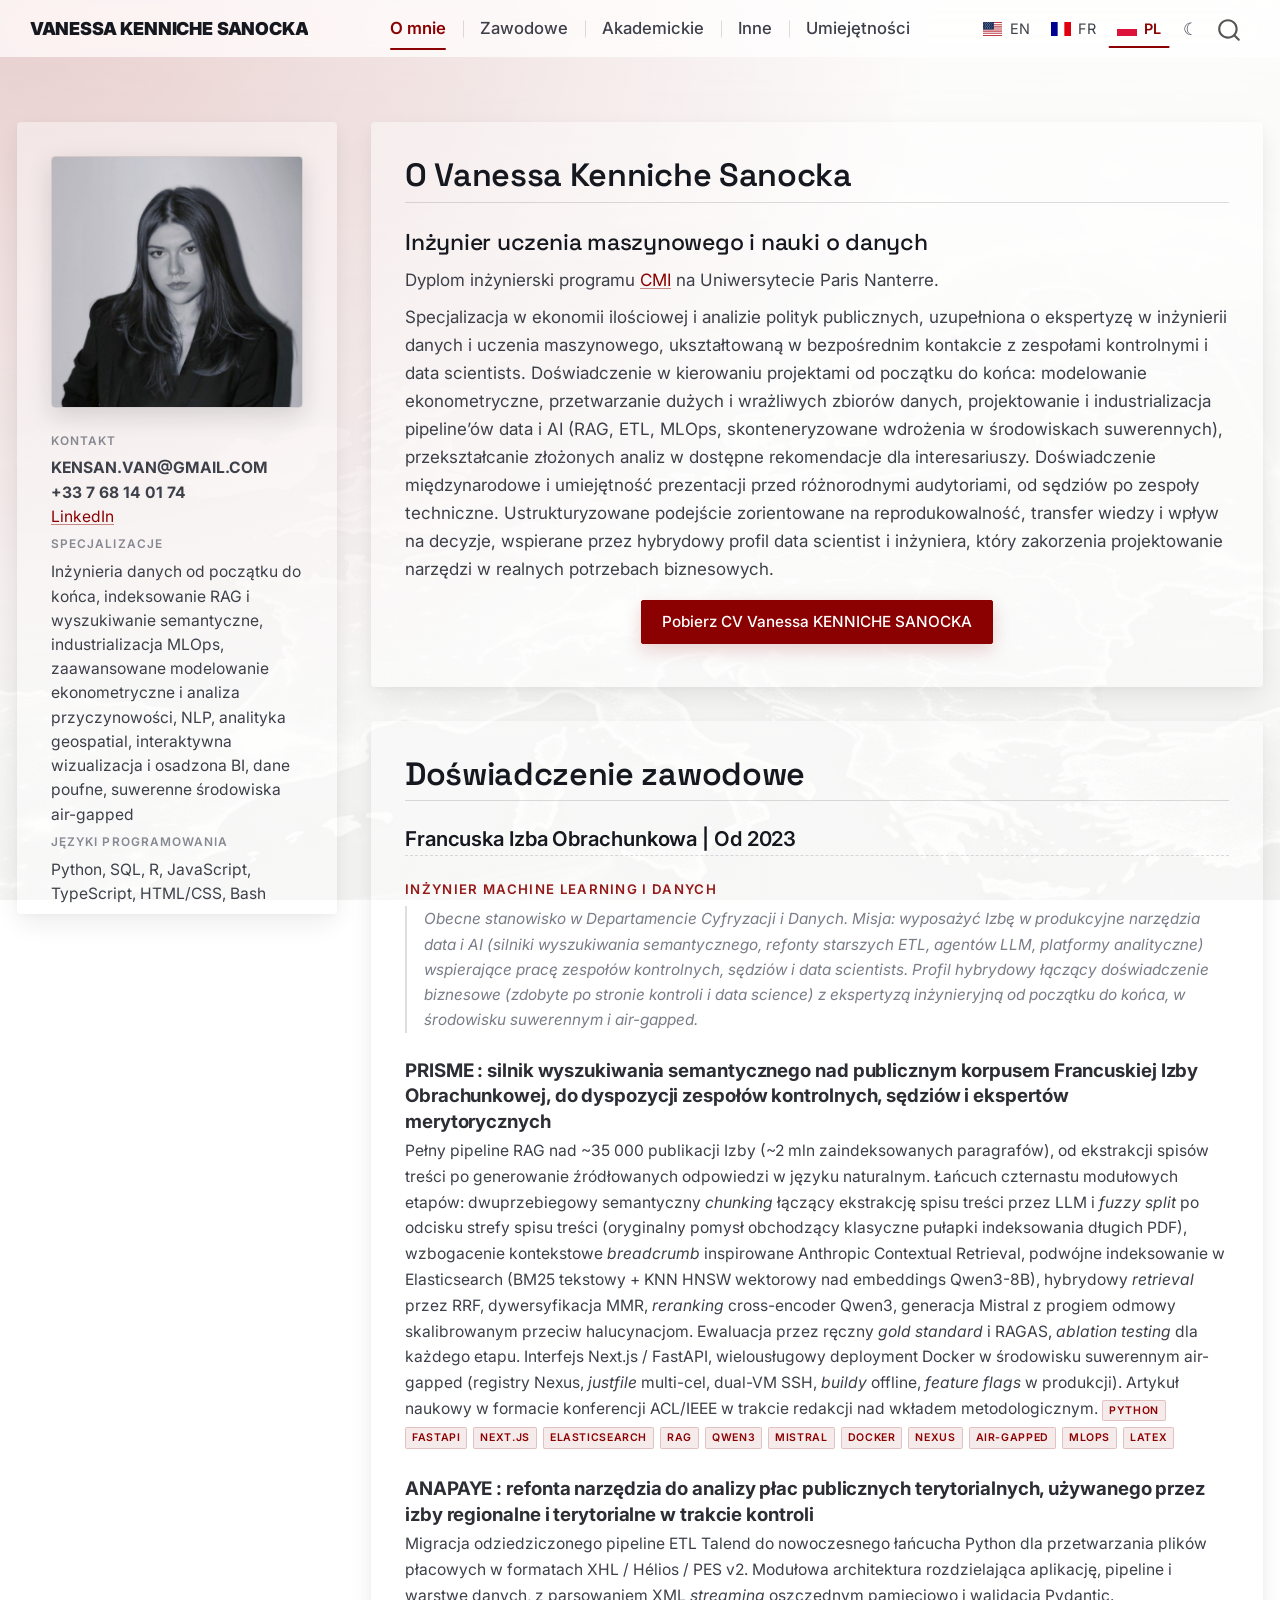
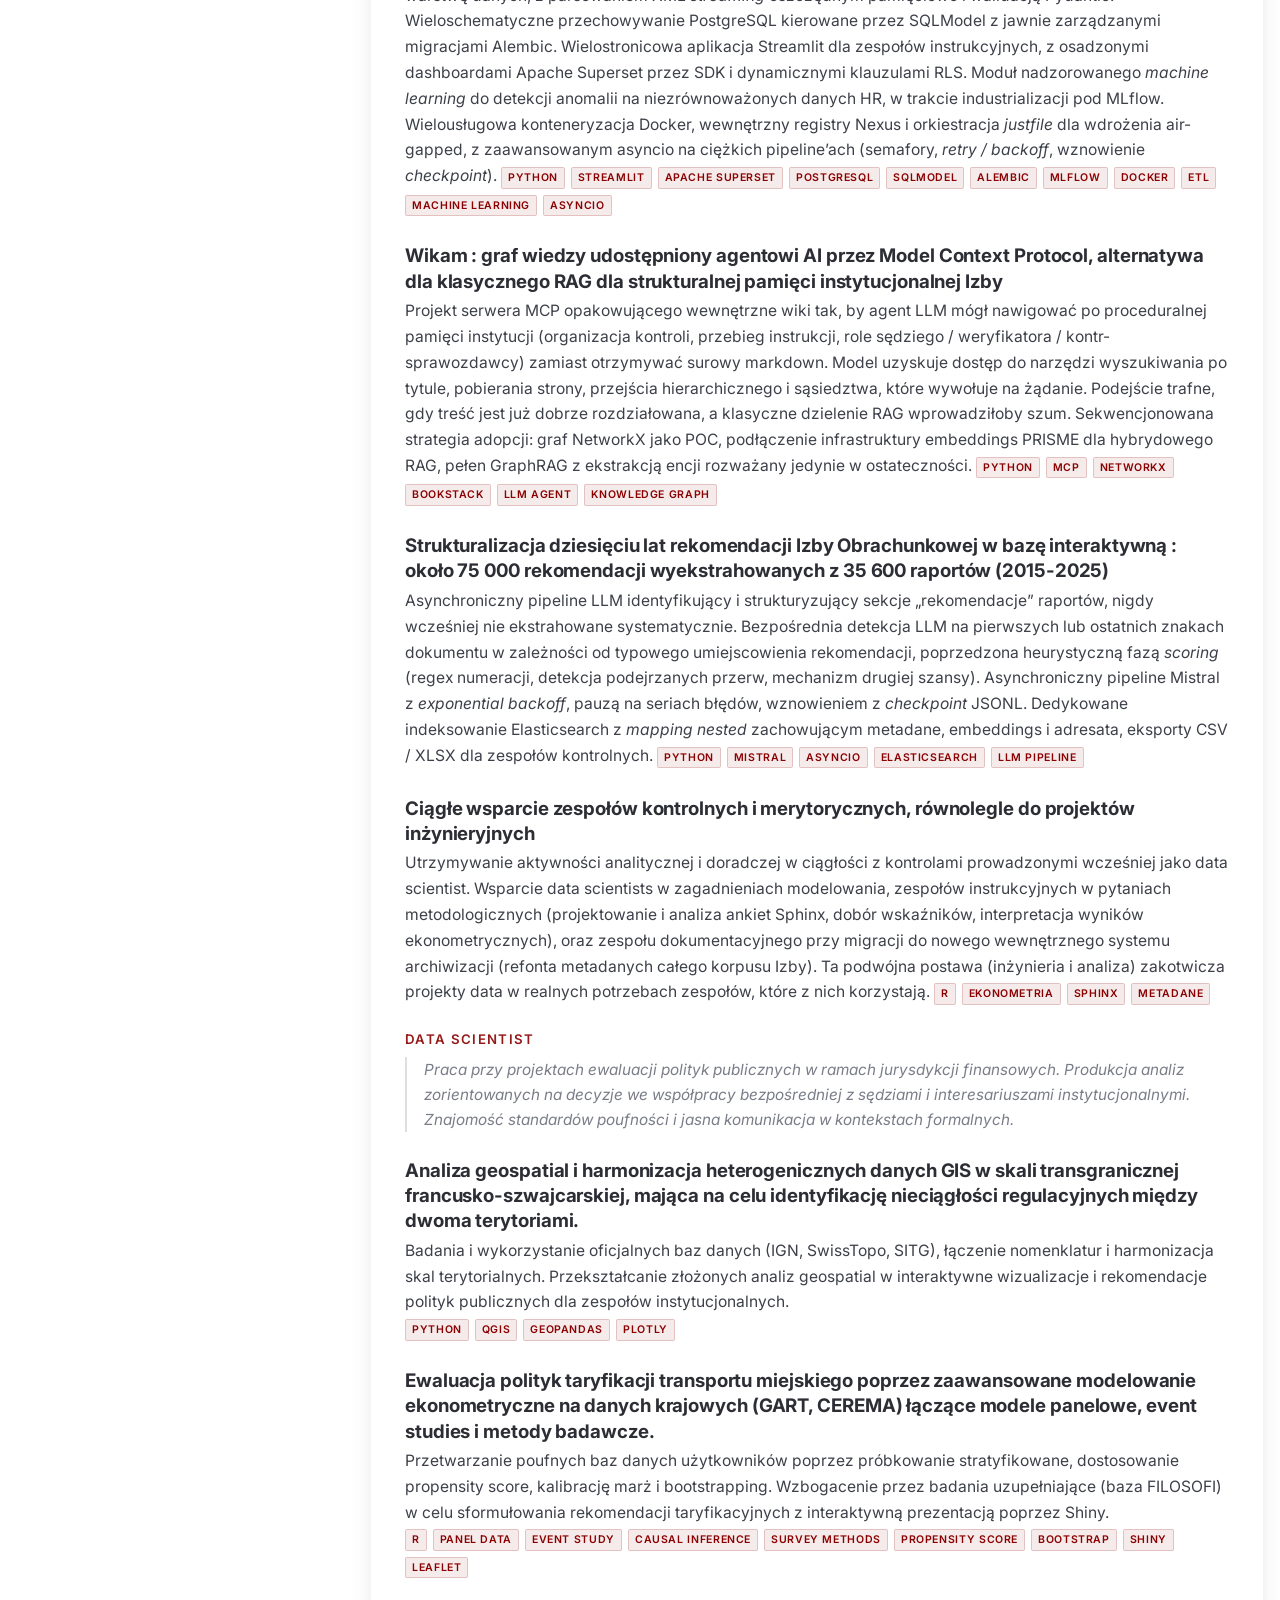
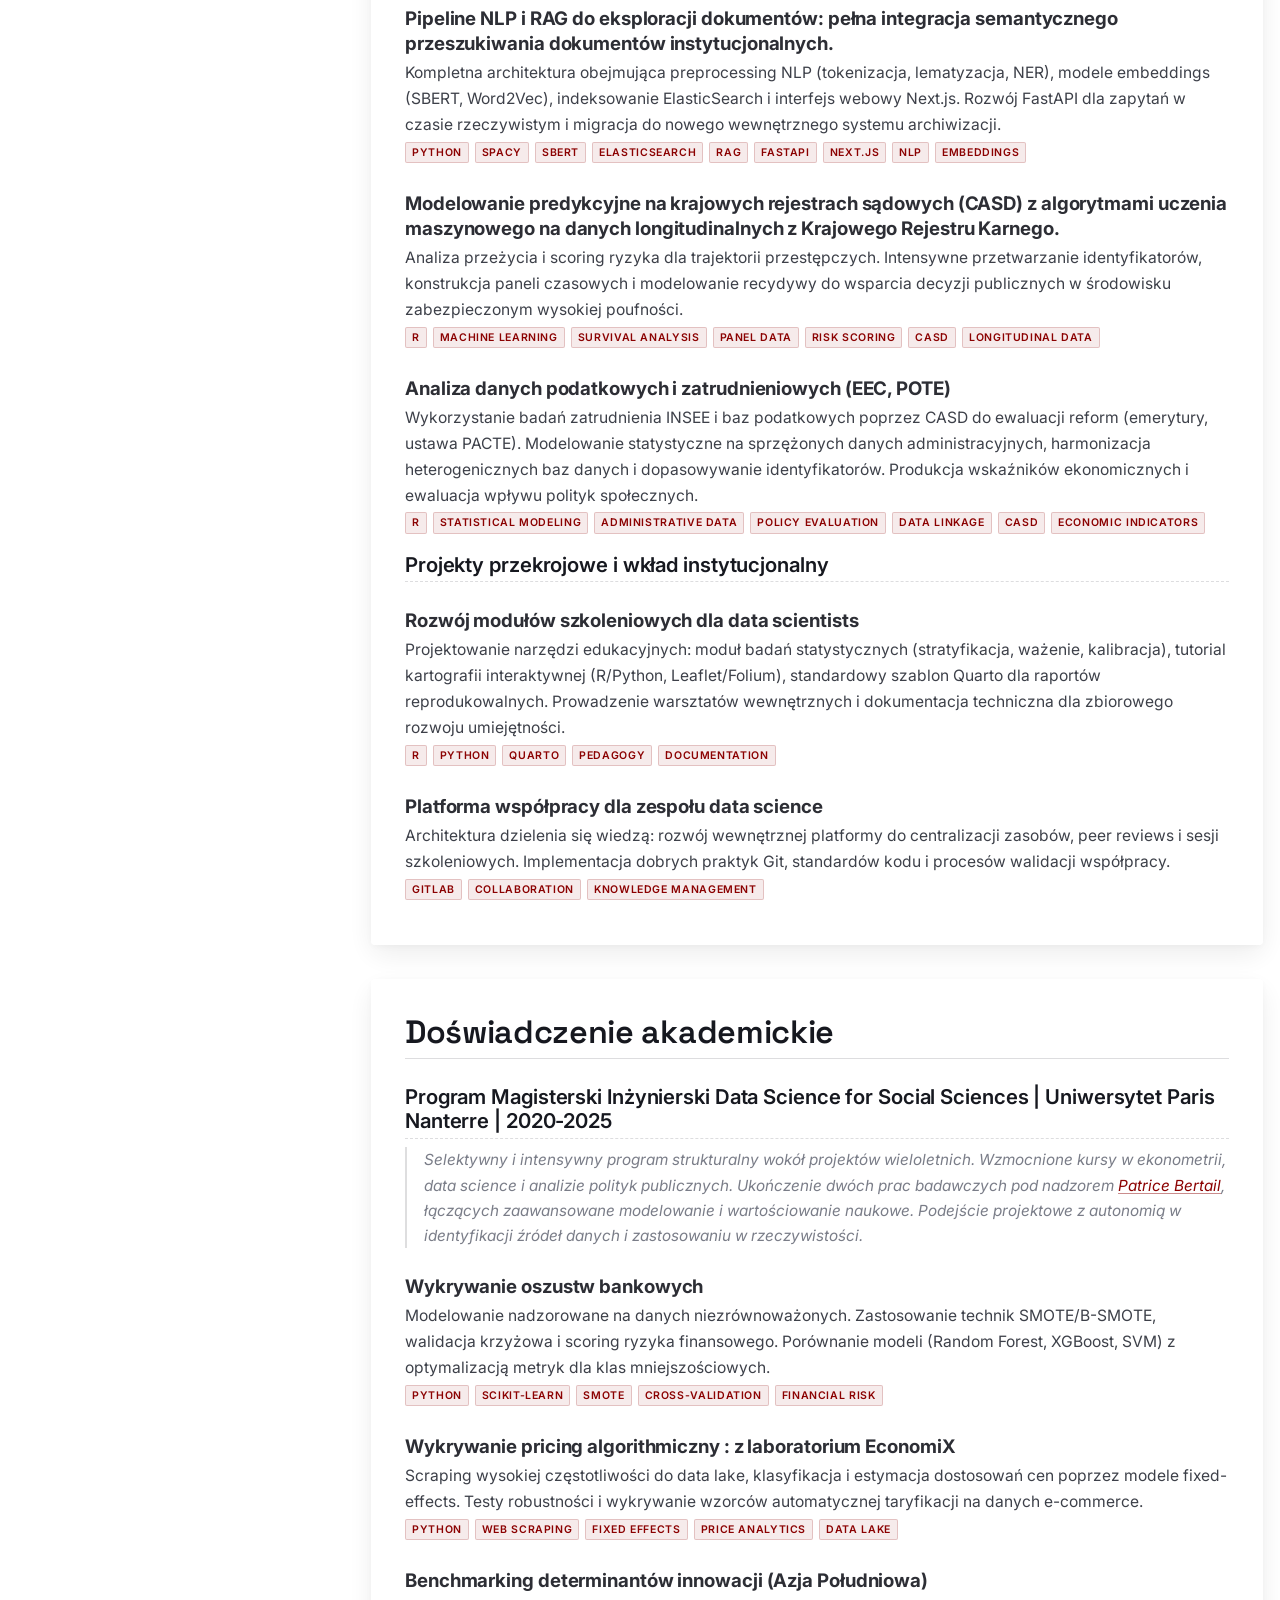
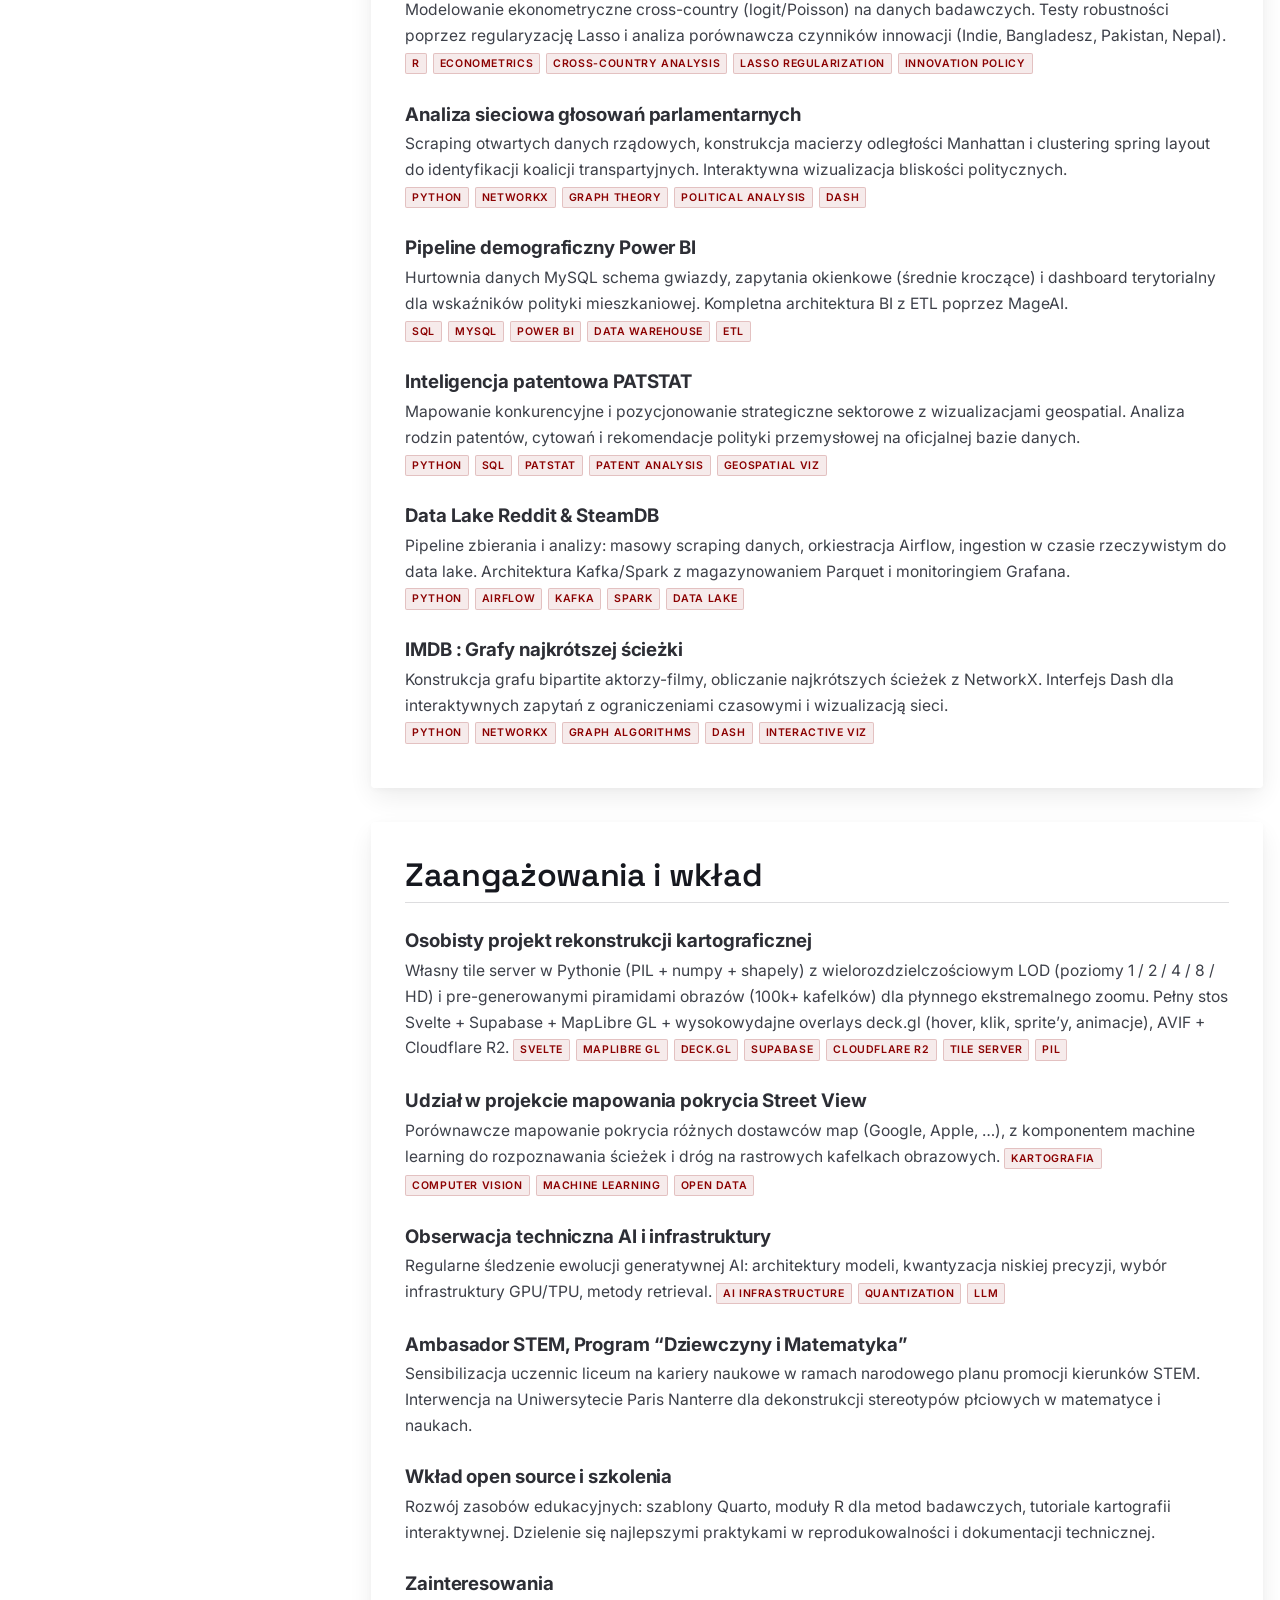
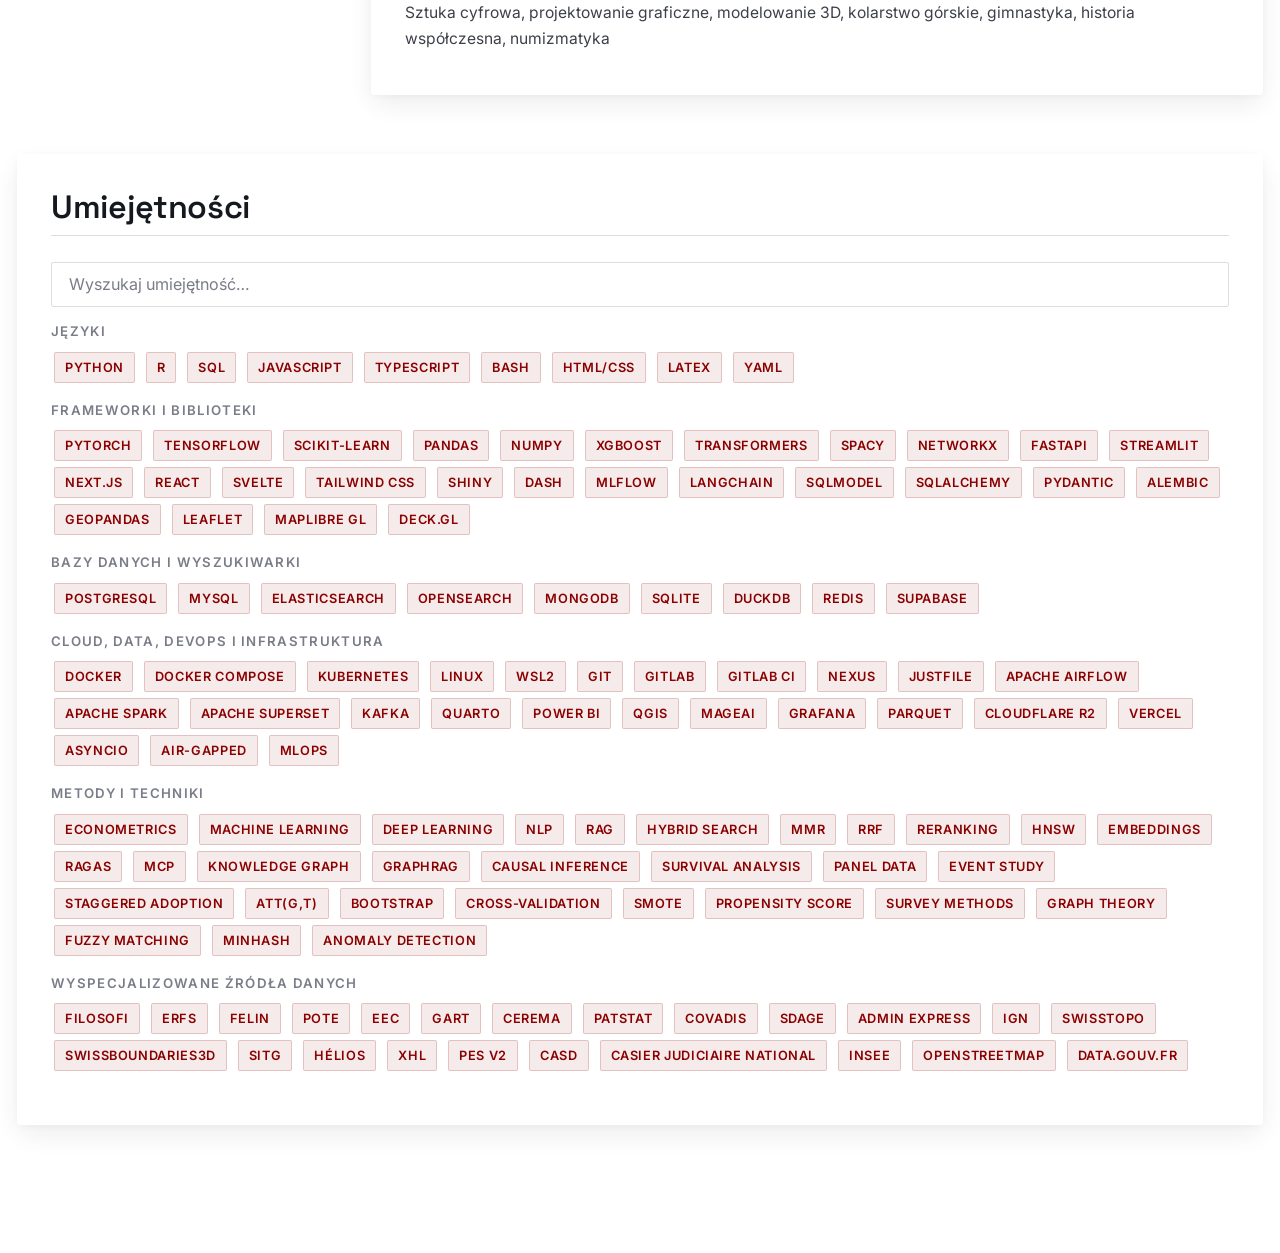
<file: docs/index.pl.html>
<!DOCTYPE html>
<html xmlns="http://www.w3.org/1999/xhtml" lang="pl" xml:lang="pl"><head>

<meta charset="utf-8">
<meta name="generator" content="quarto-1.9.37">

<meta name="viewport" content="width=device-width, initial-scale=1.0, user-scalable=yes">


<title>Vanessa Kenniche Sanocka - Data Scientist</title>
<style>
/* Default styles provided by pandoc.
** See https://pandoc.org/MANUAL.html#variables-for-html for config info.
*/
code{white-space: pre-wrap;}
span.smallcaps{font-variant: small-caps;}
div.columns{display: flex; gap: min(4vw, 1.5em);}
div.column{flex: auto; overflow-x: auto;}
div.hanging-indent{margin-left: 1.5em; text-indent: -1.5em;}
ul.task-list{list-style: none;}
ul.task-list li input[type="checkbox"] {
  width: 0.8em;
  margin: 0 0.8em 0.2em -1em; /* quarto-specific, see https://github.com/quarto-dev/quarto-cli/issues/4556 */ 
  vertical-align: middle;
}
</style>


<script src="site_libs/quarto-nav/quarto-nav.js"></script>
<script src="site_libs/clipboard/clipboard.min.js"></script>
<script src="site_libs/quarto-search/autocomplete.umd.js"></script>
<script src="site_libs/quarto-search/fuse.min.js"></script>
<script src="site_libs/quarto-search/quarto-search.js"></script>
<meta name="quarto:offset" content="./">
<script src="site_libs/quarto-html/quarto.js" type="module"></script>
<script src="site_libs/quarto-html/tabsets/tabsets.js" type="module"></script>
<script src="site_libs/quarto-html/popper.min.js"></script>
<script src="site_libs/quarto-html/tippy.umd.min.js"></script>
<script src="site_libs/quarto-html/anchor.min.js"></script>
<link href="site_libs/quarto-html/tippy.css" rel="stylesheet">
<link href="site_libs/quarto-html/quarto-syntax-highlighting-7f8f88aac4f3542376d5c11b86a4c14d.css" rel="stylesheet" id="quarto-text-highlighting-styles">
<script src="site_libs/bootstrap/bootstrap.min.js"></script>
<link href="site_libs/bootstrap/bootstrap-icons.css" rel="stylesheet">
<link href="site_libs/bootstrap/bootstrap-e61cc915c8627e3b87933eb994834f3a.min.css" rel="stylesheet" append-hash="true" id="quarto-bootstrap" data-mode="light">
<script id="quarto-search-options" type="application/json">{
  "location": "navbar",
  "copy-button": false,
  "collapse-after": 3,
  "panel-placement": "end",
  "type": "overlay",
  "limit": 50,
  "keyboard-shortcut": [
    "f",
    "/",
    "s"
  ],
  "show-item-context": false,
  "language": {
    "search-no-results-text": "Brak wyników",
    "search-matching-documents-text": "dopasowane dokumenty",
    "search-copy-link-title": "Kopiuj link do wyszukiwania",
    "search-hide-matches-text": "Ukryj dodatkowe dopasowania",
    "search-more-match-text": "więcej dopasowań w tym dokumencie",
    "search-more-matches-text": "więcej dopasowań w tym dokumencie",
    "search-clear-button-title": "Wyczyść",
    "search-text-placeholder": "",
    "search-detached-cancel-button-title": "Anuluj",
    "search-submit-button-title": "Zatwierdź",
    "search-label": "Szukaj"
  }
}</script>
<style>html{ scroll-behavior: smooth; }</style>
<script>
  /* Lecture du thème préféré AVANT le rendu du body — évite le flash clair/sombre. */
  (function () {
    try {
      var stored = localStorage.getItem('theme');
      var theme = (stored === 'dark' || stored === 'light')
        ? stored
        : (window.matchMedia && window.matchMedia('(prefers-color-scheme: dark)').matches ? 'dark' : 'light');
      document.documentElement.setAttribute('data-theme', theme);
    } catch (e) {
      document.documentElement.setAttribute('data-theme', 'light');
    }
  })();
</script>
<!-- Préconnexion DNS + preload non-bloquant des Google Fonts.
     Inter (corps) + Space Grotesk (display) : feel corpo/technique, sharp. -->
<link rel="preconnect" href="https://fonts.googleapis.com">
<link rel="preconnect" href="https://fonts.gstatic.com" crossorigin="">
<link rel="preload" as="style" href="https://fonts.googleapis.com/css2?family=Inter:wght@400;500;600;700&amp;family=Space+Grotesk:wght@500;600;700&amp;display=swap" onload="this.onload=null;this.rel='stylesheet'">
<noscript>
  <link rel="stylesheet" href="https://fonts.googleapis.com/css2?family=Inter:wght@400;500;600;700&amp;family=Space+Grotesk:wght@500;600;700&amp;display=swap">
</noscript>


<link rel="stylesheet" href="styles.css">
</head>

<body class="nav-fixed quarto-light">

<div id="quarto-search-results"></div>
  <header id="quarto-header" class="headroom fixed-top">
    <nav class="navbar navbar-expand-lg " data-bs-theme="dark">
      <div class="navbar-container container-fluid">
      <div class="navbar-brand-container mx-auto">
    <a class="navbar-brand" href="./index.html">
    <span class="navbar-title"><strong>VANESSA KENNICHE SANOCKA</strong></span>
    </a>
  </div>
            <div id="quarto-search" class="" title="Szukaj"></div>
          <button class="navbar-toggler" type="button" data-bs-toggle="collapse" data-bs-target="#navbarCollapse" aria-controls="navbarCollapse" role="menu" aria-expanded="false" aria-label="Przełącz nawigację" onclick="if (window.quartoToggleHeadroom) { window.quartoToggleHeadroom(); }">
  <span class="navbar-toggler-icon"></span>
</button>
          <div class="collapse navbar-collapse" id="navbarCollapse">
            <ul class="navbar-nav navbar-nav-scroll me-auto">
  <li class="nav-item">
    <a class="nav-link" href="./#about"> 
<span class="menu-text">About</span></a>
  </li>  
  <li class="nav-item dropdown ">
    <a class="nav-link dropdown-toggle" href="#" id="nav-menu-professional" role="link" data-bs-toggle="dropdown" aria-expanded="false">
 <span class="menu-text">Professional</span>
    </a>
    <ul class="dropdown-menu" aria-labelledby="nav-menu-professional">    
        <li>
    <a class="dropdown-item" href="./#experience-ml">
 <span class="dropdown-text">ML &amp; Data Engineering</span></a>
  </li>  
        <li>
    <a class="dropdown-item" href="./#experience-ds">
 <span class="dropdown-text">Data Science</span></a>
  </li>  
    </ul>
  </li>
  <li class="nav-item">
    <a class="nav-link" href="./#education"> 
<span class="menu-text">Academic</span></a>
  </li>  
  <li class="nav-item">
    <a class="nav-link" href="./#other"> 
<span class="menu-text">Other</span></a>
  </li>  
  <li class="nav-item">
    <a class="nav-link" href="./#overview"> 
<span class="menu-text">Overview</span></a>
  </li>  
</ul>
            <ul class="navbar-nav navbar-nav-scroll ms-auto">
  <li class="nav-item">
    <a class="nav-link" href="./index.en.html"> 
<span class="menu-text"><img src="images/us.svg" alt="US" class="flag-icon"> EN</span></a>
  </li>  
  <li class="nav-item">
    <a class="nav-link" href="./index.fr.html"> 
<span class="menu-text"><img src="images/fr.svg" alt="FR" class="flag-icon"> FR</span></a>
  </li>  
  <li class="nav-item">
    <a class="nav-link active" href="./index.pl.html" aria-current="page"> 
<span class="menu-text"><img src="images/pl.svg" alt="PL" class="flag-icon"> PL</span></a>
  </li>  
</ul>
          </div> <!-- /navcollapse -->
            <div class="quarto-navbar-tools">
</div>
      </div> <!-- /container-fluid -->
    </nav>
</header>
<!-- content -->
<div id="quarto-content" class="quarto-container page-columns page-rows-contents page-layout-full page-navbar">
<!-- sidebar -->
<!-- margin-sidebar -->
    
<!-- main -->
<main class="content column-page" id="quarto-document-content"><header id="title-block-header" class="quarto-title-block"><h1 class="title display-7">Vanessa Kenniche Sanocka - Data Scientist</h1></header>

<header id="title-block-header">


</header>


<div class="columns">
<div class="column left-column" style="width:30%;">
<p><img src="images/photo.jpg" class="img-fluid" style="width:100.0%"></p>
<section id="kontakt" class="level3">
<h3 class="anchored" data-anchor-id="kontakt"><strong>Kontakt</strong></h3>
<p><strong>KENSAN.VAN@GMAIL.COM</strong><br>
<strong>+33 7 68 14 01 74</strong><br>
<strong><a href="https://www.linkedin.com/in/vanessa-kenniche-sanocka/">LinkedIn</a></strong></p>
</section>
<section id="specjalizacje" class="level3">
<h3 class="anchored" data-anchor-id="specjalizacje"><strong>Specjalizacje</strong></h3>
<p>Inżynieria danych od początku do końca, indeksowanie RAG i wyszukiwanie semantyczne, industrializacja MLOps, zaawansowane modelowanie ekonometryczne i analiza przyczynowości, NLP, analityka geospatial, interaktywna wizualizacja i osadzona BI, dane poufne, suwerenne środowiska air-gapped</p>
</section>
<section id="języki-programowania" class="level3">
<h3 class="anchored" data-anchor-id="języki-programowania"><strong>Języki programowania</strong></h3>
<p>Python, SQL, R, JavaScript, TypeScript, HTML/CSS, Bash</p>
</section>
<section id="narzędzia" class="level3">
<h3 class="anchored" data-anchor-id="narzędzia"><strong>Narzędzia</strong></h3>
<p>PostgreSQL, Elasticsearch, Apache Airflow, Apache Superset, Apache Spark, MLflow, LangChain, FastAPI, Streamlit, Next.js, Pandas, Scikit-learn, PyTorch, TensorFlow, Docker, Linux, Git/GitLab CI, Quarto, Power BI, Shiny, QGIS, CASD</p>
</section>
<section id="języki" class="level3">
<h3 class="anchored" data-anchor-id="języki"><strong>Języki</strong></h3>
<p>Francuski natywny<br>
Polski natywny<br>
Angielski C1 (TOEIC)</p>
</section>
</div><div class="column main-column" style="width:70%;">
<section id="about" class="level1">
<h1>O Vanessa Kenniche Sanocka</h1>
<div class="lead">
<p>Inżynier uczenia maszynowego i nauki o danych</p>
</div>
<p>Dyplom inżynierski programu <a href="https://reseau-figure.fr/les-cursus-master-en-ingenierie">CMI</a> na Uniwersytecie Paris Nanterre.</p>
<p>Specjalizacja w ekonomii ilościowej i analizie polityk publicznych, uzupełniona o ekspertyzę w inżynierii danych i uczenia maszynowego, ukształtowaną w bezpośrednim kontakcie z zespołami kontrolnymi i data scientists. Doświadczenie w kierowaniu projektami od początku do końca: modelowanie ekonometryczne, przetwarzanie dużych i wrażliwych zbiorów danych, projektowanie i industrializacja pipeline’ów data i AI (RAG, ETL, MLOps, skonteneryzowane wdrożenia w środowiskach suwerennych), przekształcanie złożonych analiz w dostępne rekomendacje dla interesariuszy. Doświadczenie międzynarodowe i umiejętność prezentacji przed różnorodnymi audytoriami, od sędziów po zespoły techniczne. Ustrukturyzowane podejście zorientowane na reprodukowalność, transfer wiedzy i wpływ na decyzje, wspierane przez hybrydowy profil data scientist i inżyniera, który zakorzenia projektowanie narzędzi w realnych potrzebach biznesowych.</p>
<p><a href="files/CV_Vanessa_KENNICHE_SANOCKA.pdf" class="btn btn-primary btn-sm" download="">Pobierz CV Vanessa KENNICHE SANOCKA</a></p>
</section>
<section id="experience" class="level1">
<h1>Doświadczenie zawodowe</h1>
<section id="francuska-izba-obrachunkowa-od-2023" class="level2">
<h2 class="anchored" data-anchor-id="francuska-izba-obrachunkowa-od-2023">Francuska Izba Obrachunkowa | Od 2023</h2>
<section id="experience-ml" class="level3">
<h3 class="anchored" data-anchor-id="experience-ml">Inżynier Machine Learning i Danych</h3>
<div class="role-context">
<p>Obecne stanowisko w Departamencie Cyfryzacji i Danych. Misja: wyposażyć Izbę w produkcyjne narzędzia data i AI (silniki wyszukiwania semantycznego, refonty starszych ETL, agentów LLM, platformy analityczne) wspierające pracę zespołów kontrolnych, sędziów i data scientists. Profil hybrydowy łączący doświadczenie biznesowe (zdobyte po stronie kontroli i data science) z ekspertyzą inżynieryjną od początku do końca, w środowisku suwerennym i air-gapped.</p>
</div>
<section id="prisme-silnik-wyszukiwania-semantycznego-nad-publicznym-korpusem-francuskiej-izby-obrachunkowej-do-dyspozycji-zespołów-kontrolnych-sędziów-i-ekspertów-merytorycznych" class="level4">
<h4 class="anchored" data-anchor-id="prisme-silnik-wyszukiwania-semantycznego-nad-publicznym-korpusem-francuskiej-izby-obrachunkowej-do-dyspozycji-zespołów-kontrolnych-sędziów-i-ekspertów-merytorycznych">PRISME : silnik wyszukiwania semantycznego nad publicznym korpusem Francuskiej Izby Obrachunkowej, do dyspozycji zespołów kontrolnych, sędziów i ekspertów merytorycznych</h4>
<p>Pełny pipeline RAG nad ~35 000 publikacji Izby (~2 mln zaindeksowanych paragrafów), od ekstrakcji spisów treści po generowanie źródłowanych odpowiedzi w języku naturalnym. Łańcuch czternastu modułowych etapów: dwuprzebiegowy semantyczny <em>chunking</em> łączący ekstrakcję spisu treści przez LLM i <em>fuzzy split</em> po odcisku strefy spisu treści (oryginalny pomysł obchodzący klasyczne pułapki indeksowania długich PDF), wzbogacenie kontekstowe <em>breadcrumb</em> inspirowane Anthropic Contextual Retrieval, podwójne indeksowanie w Elasticsearch (BM25 tekstowy + KNN HNSW wektorowy nad embeddings Qwen3-8B), hybrydowy <em>retrieval</em> przez RRF, dywersyfikacja MMR, <em>reranking</em> cross-encoder Qwen3, generacja Mistral z progiem odmowy skalibrowanym przeciw halucynacjom. Ewaluacja przez ręczny <em>gold standard</em> i RAGAS, <em>ablation testing</em> dla każdego etapu. Interfejs Next.js / FastAPI, wielousługowy deployment Docker w środowisku suwerennym air-gapped (registry Nexus, <em>justfile</em> multi-cel, dual-VM SSH, <em>buildy</em> offline, <em>feature flags</em> w produkcji). Artykuł naukowy w formacie konferencji ACL/IEEE w trakcie redakcji nad wkładem metodologicznym. <span class="tag">Python</span> <span class="tag">FastAPI</span> <span class="tag">Next.js</span> <span class="tag">ElasticSearch</span> <span class="tag">RAG</span> <span class="tag">Qwen3</span> <span class="tag">Mistral</span> <span class="tag">Docker</span> <span class="tag">Nexus</span> <span class="tag">Air-gapped</span> <span class="tag">MLOps</span> <span class="tag">LaTeX</span></p>
</section>
<section id="anapaye-refonta-narzędzia-do-analizy-płac-publicznych-terytorialnych-używanego-przez-izby-regionalne-i-terytorialne-w-trakcie-kontroli" class="level4">
<h4 class="anchored" data-anchor-id="anapaye-refonta-narzędzia-do-analizy-płac-publicznych-terytorialnych-używanego-przez-izby-regionalne-i-terytorialne-w-trakcie-kontroli">ANAPAYE : refonta narzędzia do analizy płac publicznych terytorialnych, używanego przez izby regionalne i terytorialne w trakcie kontroli</h4>
<p>Migracja odziedziczonego pipeline ETL Talend do nowoczesnego łańcucha Python dla przetwarzania plików płacowych w formatach XHL / Hélios / PES v2. Modułowa architektura rozdzielająca aplikację, pipeline i warstwę danych, z parsowaniem XML <em>streaming</em> oszczędnym pamięciowo i walidacją Pydantic. Wieloschematyczne przechowywanie PostgreSQL kierowane przez SQLModel z jawnie zarządzanymi migracjami Alembic. Wielostronicowa aplikacja Streamlit dla zespołów instrukcyjnych, z osadzonymi dashboardami Apache Superset przez SDK i dynamicznymi klauzulami RLS. Moduł nadzorowanego <em>machine learning</em> do detekcji anomalii na niezrównoważonych danych HR, w trakcie industrializacji pod MLflow. Wielousługowa konteneryzacja Docker, wewnętrzny registry Nexus i orkiestracja <em>justfile</em> dla wdrożenia air-gapped, z zaawansowanym asyncio na ciężkich pipeline’ach (semafory, <em>retry / backoff</em>, wznowienie <em>checkpoint</em>). <span class="tag">Python</span> <span class="tag">Streamlit</span> <span class="tag">Apache Superset</span> <span class="tag">PostgreSQL</span> <span class="tag">SQLModel</span> <span class="tag">Alembic</span> <span class="tag">MLflow</span> <span class="tag">Docker</span> <span class="tag">ETL</span> <span class="tag">Machine Learning</span> <span class="tag">asyncio</span></p>
</section>
<section id="wikam-graf-wiedzy-udostępniony-agentowi-ai-przez-model-context-protocol-alternatywa-dla-klasycznego-rag-dla-strukturalnej-pamięci-instytucjonalnej-izby" class="level4">
<h4 class="anchored" data-anchor-id="wikam-graf-wiedzy-udostępniony-agentowi-ai-przez-model-context-protocol-alternatywa-dla-klasycznego-rag-dla-strukturalnej-pamięci-instytucjonalnej-izby">Wikam : graf wiedzy udostępniony agentowi AI przez Model Context Protocol, alternatywa dla klasycznego RAG dla strukturalnej pamięci instytucjonalnej Izby</h4>
<p>Projekt serwera MCP opakowującego wewnętrzne wiki tak, by agent LLM mógł nawigować po proceduralnej pamięci instytucji (organizacja kontroli, przebieg instrukcji, role sędziego / weryfikatora / kontr-sprawozdawcy) zamiast otrzymywać surowy markdown. Model uzyskuje dostęp do narzędzi wyszukiwania po tytule, pobierania strony, przejścia hierarchicznego i sąsiedztwa, które wywołuje na żądanie. Podejście trafne, gdy treść jest już dobrze rozdziałowana, a klasyczne dzielenie RAG wprowadziłoby szum. Sekwencjonowana strategia adopcji: graf NetworkX jako POC, podłączenie infrastruktury embeddings PRISME dla hybrydowego RAG, pełen GraphRAG z ekstrakcją encji rozważany jedynie w ostateczności. <span class="tag">Python</span> <span class="tag">MCP</span> <span class="tag">NetworkX</span> <span class="tag">BookStack</span> <span class="tag">LLM Agent</span> <span class="tag">Knowledge Graph</span></p>
</section>
<section id="strukturalizacja-dziesięciu-lat-rekomendacji-izby-obrachunkowej-w-bazę-interaktywną-około-75-000-rekomendacji-wyekstrahowanych-z-35-600-raportów-2015-2025" class="level4">
<h4 class="anchored" data-anchor-id="strukturalizacja-dziesięciu-lat-rekomendacji-izby-obrachunkowej-w-bazę-interaktywną-około-75-000-rekomendacji-wyekstrahowanych-z-35-600-raportów-2015-2025">Strukturalizacja dziesięciu lat rekomendacji Izby Obrachunkowej w bazę interaktywną : około 75 000 rekomendacji wyekstrahowanych z 35 600 raportów (2015-2025)</h4>
<p>Asynchroniczny pipeline LLM identyfikujący i strukturyzujący sekcje „rekomendacje” raportów, nigdy wcześniej nie ekstrahowane systematycznie. Bezpośrednia detekcja LLM na pierwszych lub ostatnich znakach dokumentu w zależności od typowego umiejscowienia rekomendacji, poprzedzona heurystyczną fazą <em>scoring</em> (regex numeracji, detekcja podejrzanych przerw, mechanizm drugiej szansy). Asynchroniczny pipeline Mistral z <em>exponential backoff</em>, pauzą na seriach błędów, wznowieniem z <em>checkpoint</em> JSONL. Dedykowane indeksowanie Elasticsearch z <em>mapping nested</em> zachowującym metadane, embeddings i adresata, eksporty CSV / XLSX dla zespołów kontrolnych. <span class="tag">Python</span> <span class="tag">Mistral</span> <span class="tag">asyncio</span> <span class="tag">ElasticSearch</span> <span class="tag">LLM Pipeline</span></p>
</section>
<section id="ciągłe-wsparcie-zespołów-kontrolnych-i-merytorycznych-równolegle-do-projektów-inżynieryjnych" class="level4">
<h4 class="anchored" data-anchor-id="ciągłe-wsparcie-zespołów-kontrolnych-i-merytorycznych-równolegle-do-projektów-inżynieryjnych">Ciągłe wsparcie zespołów kontrolnych i merytorycznych, równolegle do projektów inżynieryjnych</h4>
<p>Utrzymywanie aktywności analitycznej i doradczej w ciągłości z kontrolami prowadzonymi wcześniej jako data scientist. Wsparcie data scientists w zagadnieniach modelowania, zespołów instrukcyjnych w pytaniach metodologicznych (projektowanie i analiza ankiet Sphinx, dobór wskaźników, interpretacja wyników ekonometrycznych), oraz zespołu dokumentacyjnego przy migracji do nowego wewnętrznego systemu archiwizacji (refonta metadanych całego korpusu Izby). Ta podwójna postawa (inżynieria i analiza) zakotwicza projekty data w realnych potrzebach zespołów, które z nich korzystają. <span class="tag">R</span> <span class="tag">Ekonometria</span> <span class="tag">Sphinx</span> <span class="tag">Metadane</span></p>
</section>
</section>
<section id="experience-ds" class="level3">
<h3 class="anchored" data-anchor-id="experience-ds">Data Scientist</h3>
<div class="role-context">
<p>Praca przy projektach ewaluacji polityk publicznych w ramach jurysdykcji finansowych. Produkcja analiz zorientowanych na decyzje we współpracy bezpośredniej z sędziami i interesariuszami instytucjonalnymi. Znajomość standardów poufności i jasna komunikacja w kontekstach formalnych.</p>
</div>
<section id="analiza-geospatial-i-harmonizacja-heterogenicznych-danych-gis-w-skali-transgranicznej-francusko-szwajcarskiej-mająca-na-celu-identyfikację-nieciągłości-regulacyjnych-między-dwoma-terytoriami." class="level4">
<h4 class="anchored" data-anchor-id="analiza-geospatial-i-harmonizacja-heterogenicznych-danych-gis-w-skali-transgranicznej-francusko-szwajcarskiej-mająca-na-celu-identyfikację-nieciągłości-regulacyjnych-między-dwoma-terytoriami.">Analiza geospatial i harmonizacja heterogenicznych danych GIS w skali transgranicznej francusko-szwajcarskiej, mająca na celu identyfikację nieciągłości regulacyjnych między dwoma terytoriami.</h4>
<p>Badania i wykorzystanie oficjalnych baz danych (IGN, SwissTopo, SITG), łączenie nomenklatur i harmonizacja skal terytorialnych. Przekształcanie złożonych analiz geospatial w interaktywne wizualizacje i rekomendacje polityk publicznych dla zespołów instytucjonalnych.<br>
<span class="tag">Python</span> <span class="tag">QGIS</span> <span class="tag">GeoPandas</span> <span class="tag">PlotLy</span></p>
</section>
<section id="ewaluacja-polityk-taryfikacji-transportu-miejskiego-poprzez-zaawansowane-modelowanie-ekonometryczne-na-danych-krajowych-gart-cerema-łączące-modele-panelowe-event-studies-i-metody-badawcze." class="level4">
<h4 class="anchored" data-anchor-id="ewaluacja-polityk-taryfikacji-transportu-miejskiego-poprzez-zaawansowane-modelowanie-ekonometryczne-na-danych-krajowych-gart-cerema-łączące-modele-panelowe-event-studies-i-metody-badawcze.">Ewaluacja polityk taryfikacji transportu miejskiego poprzez zaawansowane modelowanie ekonometryczne na danych krajowych (GART, CEREMA) łączące modele panelowe, event studies i metody badawcze.</h4>
<p>Przetwarzanie poufnych baz danych użytkowników poprzez próbkowanie stratyfikowane, dostosowanie propensity score, kalibrację marż i bootstrapping. Wzbogacenie przez badania uzupełniające (baza FILOSOFI) w celu sformułowania rekomendacji taryfikacyjnych z interaktywną prezentacją poprzez Shiny.<br>
<span class="tag">R</span> <span class="tag">Panel Data</span> <span class="tag">Event Study</span> <span class="tag">Causal Inference</span> <span class="tag">Survey Methods</span> <span class="tag">Propensity Score</span> <span class="tag">Bootstrap</span> <span class="tag">Shiny</span> <span class="tag">Leaflet</span></p>
</section>
<section id="pipeline-nlp-i-rag-do-eksploracji-dokumentów-pełna-integracja-semantycznego-przeszukiwania-dokumentów-instytucjonalnych." class="level4">
<h4 class="anchored" data-anchor-id="pipeline-nlp-i-rag-do-eksploracji-dokumentów-pełna-integracja-semantycznego-przeszukiwania-dokumentów-instytucjonalnych.">Pipeline NLP i RAG do eksploracji dokumentów: pełna integracja semantycznego przeszukiwania dokumentów instytucjonalnych.</h4>
<p>Kompletna architektura obejmująca preprocessing NLP (tokenizacja, lematyzacja, NER), modele embeddings (SBERT, Word2Vec), indeksowanie ElasticSearch i interfejs webowy Next.js. Rozwój FastAPI dla zapytań w czasie rzeczywistym i migracja do nowego wewnętrznego systemu archiwizacji.<br>
<span class="tag">Python</span> <span class="tag">spaCy</span> <span class="tag">SBERT</span> <span class="tag">ElasticSearch</span> <span class="tag">RAG</span> <span class="tag">FastAPI</span> <span class="tag">Next.js</span> <span class="tag">NLP</span> <span class="tag">Embeddings</span></p>
</section>
<section id="modelowanie-predykcyjne-na-krajowych-rejestrach-sądowych-casd-z-algorytmami-uczenia-maszynowego-na-danych-longitudinalnych-z-krajowego-rejestru-karnego." class="level4">
<h4 class="anchored" data-anchor-id="modelowanie-predykcyjne-na-krajowych-rejestrach-sądowych-casd-z-algorytmami-uczenia-maszynowego-na-danych-longitudinalnych-z-krajowego-rejestru-karnego.">Modelowanie predykcyjne na krajowych rejestrach sądowych (CASD) z algorytmami uczenia maszynowego na danych longitudinalnych z Krajowego Rejestru Karnego.</h4>
<p>Analiza przeżycia i scoring ryzyka dla trajektorii przestępczych. Intensywne przetwarzanie identyfikatorów, konstrukcja paneli czasowych i modelowanie recydywy do wsparcia decyzji publicznych w środowisku zabezpieczonym wysokiej poufności.<br>
<span class="tag">R</span> <span class="tag">Machine Learning</span> <span class="tag">Survival Analysis</span> <span class="tag">Panel Data</span> <span class="tag">Risk Scoring</span> <span class="tag">CASD</span> <span class="tag">Longitudinal Data</span></p>
</section>
<section id="analiza-danych-podatkowych-i-zatrudnieniowych-eec-pote" class="level4">
<h4 class="anchored" data-anchor-id="analiza-danych-podatkowych-i-zatrudnieniowych-eec-pote">Analiza danych podatkowych i zatrudnieniowych (EEC, POTE)</h4>
<p><strong>Wykorzystanie badań zatrudnienia INSEE</strong> i baz podatkowych poprzez CASD do ewaluacji reform (emerytury, ustawa PACTE). Modelowanie statystyczne na sprzężonych danych administracyjnych, harmonizacja heterogenicznych baz danych i dopasowywanie identyfikatorów. Produkcja wskaźników ekonomicznych i ewaluacja wpływu polityk społecznych.<br>
<span class="tag">R</span> <span class="tag">Statistical Modeling</span> <span class="tag">Administrative Data</span> <span class="tag">Policy Evaluation</span> <span class="tag">Data Linkage</span> <span class="tag">CASD</span> <span class="tag">Economic Indicators</span></p>
</section>
</section>
</section>
<section id="projekty-przekrojowe-i-wkład-instytucjonalny" class="level2">
<h2 class="anchored" data-anchor-id="projekty-przekrojowe-i-wkład-instytucjonalny">Projekty przekrojowe i wkład instytucjonalny</h2>
<section id="rozwój-modułów-szkoleniowych-dla-data-scientists" class="level4">
<h4 class="anchored" data-anchor-id="rozwój-modułów-szkoleniowych-dla-data-scientists">Rozwój modułów szkoleniowych dla data scientists</h4>
<p><strong>Projektowanie narzędzi edukacyjnych</strong>: moduł badań statystycznych (stratyfikacja, ważenie, kalibracja), tutorial kartografii interaktywnej (R/Python, Leaflet/Folium), standardowy szablon Quarto dla raportów reprodukowalnych. Prowadzenie warsztatów wewnętrznych i dokumentacja techniczna dla zbiorowego rozwoju umiejętności.<br>
<span class="tag">R</span> <span class="tag">Python</span> <span class="tag">Quarto</span> <span class="tag">Pedagogy</span> <span class="tag">Documentation</span></p>
</section>
<section id="platforma-współpracy-dla-zespołu-data-science" class="level4">
<h4 class="anchored" data-anchor-id="platforma-współpracy-dla-zespołu-data-science">Platforma współpracy dla zespołu data science</h4>
<p><strong>Architektura dzielenia się wiedzą</strong>: rozwój wewnętrznej platformy do centralizacji zasobów, peer reviews i sesji szkoleniowych. Implementacja dobrych praktyk Git, standardów kodu i procesów walidacji współpracy.<br>
<span class="tag">GitLab</span> <span class="tag">Collaboration</span> <span class="tag">Knowledge Management</span></p>
</section>
</section>
</section>
<section id="education" class="level1">
<h1>Doświadczenie akademickie</h1>
<section id="program-magisterski-inżynierski-data-science-for-social-sciences-uniwersytet-paris-nanterre-2020-2025" class="level2">
<h2 class="anchored" data-anchor-id="program-magisterski-inżynierski-data-science-for-social-sciences-uniwersytet-paris-nanterre-2020-2025">Program Magisterski Inżynierski Data Science for Social Sciences | Uniwersytet Paris Nanterre | 2020-2025</h2>
<div class="role-context">
<p>Selektywny i intensywny program strukturalny wokół projektów wieloletnich. Wzmocnione kursy w ekonometrii, data science i analizie polityk publicznych. Ukończenie dwóch prac badawczych pod nadzorem <a href="https://bertail.perso.math.cnrs.fr/">Patrice Bertail</a>, łączących zaawansowane modelowanie i wartościowanie naukowe. Podejście projektowe z autonomią w identyfikacji źródeł danych i zastosowaniu w rzeczywistości.</p>
</div>
<section id="wykrywanie-oszustw-bankowych" class="level4">
<h4 class="anchored" data-anchor-id="wykrywanie-oszustw-bankowych">Wykrywanie oszustw bankowych</h4>
<p><strong>Modelowanie nadzorowane na danych niezrównoważonych</strong>. Zastosowanie technik SMOTE/B-SMOTE, walidacja krzyżowa i scoring ryzyka finansowego. Porównanie modeli (Random Forest, XGBoost, SVM) z optymalizacją metryk dla klas mniejszościowych.<br>
<span class="tag">Python</span> <span class="tag">Scikit-learn</span> <span class="tag">SMOTE</span> <span class="tag">Cross-validation</span> <span class="tag">Financial Risk</span></p>
</section>
<section id="wykrywanie-pricing-algorithmiczny-z-laboratorium-economix" class="level4">
<h4 class="anchored" data-anchor-id="wykrywanie-pricing-algorithmiczny-z-laboratorium-economix">Wykrywanie pricing algorithmiczny : z laboratorium EconomiX</h4>
<p><strong>Scraping wysokiej częstotliwości do data lake</strong>, klasyfikacja i estymacja dostosowań cen poprzez modele fixed-effects. Testy robustności i wykrywanie wzorców automatycznej taryfikacji na danych e-commerce.<br>
<span class="tag">Python</span> <span class="tag">Web Scraping</span> <span class="tag">Fixed Effects</span> <span class="tag">Price Analytics</span> <span class="tag">Data Lake</span></p>
</section>
<section id="benchmarking-determinantów-innowacji-azja-południowa" class="level4">
<h4 class="anchored" data-anchor-id="benchmarking-determinantów-innowacji-azja-południowa">Benchmarking determinantów innowacji (Azja Południowa)</h4>
<p><strong>Modelowanie ekonometryczne cross-country</strong> (logit/Poisson) na danych badawczych. Testy robustności poprzez regularyzację Lasso i analiza porównawcza czynników innowacji (Indie, Bangladesz, Pakistan, Nepal).<br>
<span class="tag">R</span> <span class="tag">Econometrics</span> <span class="tag">Cross-country Analysis</span> <span class="tag">Lasso Regularization</span> <span class="tag">Innovation Policy</span></p>
</section>
<section id="analiza-sieciowa-głosowań-parlamentarnych" class="level4">
<h4 class="anchored" data-anchor-id="analiza-sieciowa-głosowań-parlamentarnych">Analiza sieciowa głosowań parlamentarnych</h4>
<p><strong>Scraping otwartych danych rządowych</strong>, konstrukcja macierzy odległości Manhattan i clustering spring layout do identyfikacji koalicji transpartyjnych. Interaktywna wizualizacja bliskości politycznych.<br>
<span class="tag">Python</span> <span class="tag">NetworkX</span> <span class="tag">Graph Theory</span> <span class="tag">Political Analysis</span> <span class="tag">Dash</span></p>
</section>
<section id="pipeline-demograficzny-power-bi" class="level4">
<h4 class="anchored" data-anchor-id="pipeline-demograficzny-power-bi">Pipeline demograficzny Power BI</h4>
<p><strong>Hurtownia danych MySQL schema gwiazdy</strong>, zapytania okienkowe (średnie kroczące) i dashboard terytorialny dla wskaźników polityki mieszkaniowej. Kompletna architektura BI z ETL poprzez MageAI.<br>
<span class="tag">SQL</span> <span class="tag">MySQL</span> <span class="tag">Power BI</span> <span class="tag">Data Warehouse</span> <span class="tag">ETL</span></p>
</section>
<section id="inteligencja-patentowa-patstat" class="level4">
<h4 class="anchored" data-anchor-id="inteligencja-patentowa-patstat">Inteligencja patentowa PATSTAT</h4>
<p><strong>Mapowanie konkurencyjne</strong> i pozycjonowanie strategiczne sektorowe z wizualizacjami geospatial. Analiza rodzin patentów, cytowań i rekomendacje polityki przemysłowej na oficjalnej bazie danych.<br>
<span class="tag">Python</span> <span class="tag">SQL</span> <span class="tag">PATSTAT</span> <span class="tag">Patent Analysis</span> <span class="tag">Geospatial Viz</span></p>
</section>
<section id="data-lake-reddit-steamdb" class="level4">
<h4 class="anchored" data-anchor-id="data-lake-reddit-steamdb">Data Lake Reddit &amp; SteamDB</h4>
<p><strong>Pipeline zbierania i analizy</strong>: masowy scraping danych, orkiestracja Airflow, ingestion w czasie rzeczywistym do data lake. Architektura Kafka/Spark z magazynowaniem Parquet i monitoringiem Grafana.<br>
<span class="tag">Python</span> <span class="tag">Airflow</span> <span class="tag">Kafka</span> <span class="tag">Spark</span> <span class="tag">Data Lake</span></p>
</section>
<section id="imdb-grafy-najkrótszej-ścieżki" class="level4">
<h4 class="anchored" data-anchor-id="imdb-grafy-najkrótszej-ścieżki">IMDB : Grafy najkrótszej ścieżki</h4>
<p><strong>Konstrukcja grafu bipartite</strong> aktorzy-filmy, obliczanie najkrótszych ścieżek z NetworkX. Interfejs Dash dla interaktywnych zapytań z ograniczeniami czasowymi i wizualizacją sieci.<br>
<span class="tag">Python</span> <span class="tag">NetworkX</span> <span class="tag">Graph Algorithms</span> <span class="tag">Dash</span> <span class="tag">Interactive Viz</span></p>
</section>
</section>
</section>
<section id="other" class="level1">
<h1>Zaangażowania i wkład</h1>
<section id="osobisty-projekt-rekonstrukcji-kartograficznej" class="level4">
<h4 class="anchored" data-anchor-id="osobisty-projekt-rekonstrukcji-kartograficznej">Osobisty projekt rekonstrukcji kartograficznej</h4>
<p>Własny tile server w Pythonie (PIL + numpy + shapely) z wielorozdzielczościowym LOD (poziomy 1 / 2 / 4 / 8 / HD) i pre-generowanymi piramidami obrazów (100k+ kafelków) dla płynnego ekstremalnego zoomu. Pełny stos Svelte + Supabase + MapLibre GL + wysokowydajne overlays deck.gl (hover, klik, sprite’y, animacje), AVIF + Cloudflare R2. <span class="tag">Svelte</span> <span class="tag">MapLibre GL</span> <span class="tag">deck.gl</span> <span class="tag">Supabase</span> <span class="tag">Cloudflare R2</span> <span class="tag">Tile Server</span> <span class="tag">PIL</span></p>
</section>
<section id="udział-w-projekcie-mapowania-pokrycia-street-view" class="level4">
<h4 class="anchored" data-anchor-id="udział-w-projekcie-mapowania-pokrycia-street-view">Udział w projekcie mapowania pokrycia Street View</h4>
<p>Porównawcze mapowanie pokrycia różnych dostawców map (Google, Apple, …), z komponentem machine learning do rozpoznawania ścieżek i dróg na rastrowych kafelkach obrazowych. <span class="tag">Kartografia</span> <span class="tag">Computer Vision</span> <span class="tag">Machine Learning</span> <span class="tag">Open Data</span></p>
</section>
<section id="obserwacja-techniczna-ai-i-infrastruktury" class="level4">
<h4 class="anchored" data-anchor-id="obserwacja-techniczna-ai-i-infrastruktury">Obserwacja techniczna AI i infrastruktury</h4>
<p>Regularne śledzenie ewolucji generatywnej AI: architektury modeli, kwantyzacja niskiej precyzji, wybór infrastruktury GPU/TPU, metody retrieval. <span class="tag">AI Infrastructure</span> <span class="tag">Quantization</span> <span class="tag">LLM</span></p>
</section>
<section id="ambasador-stem-program-dziewczyny-i-matematyka" class="level4">
<h4 class="anchored" data-anchor-id="ambasador-stem-program-dziewczyny-i-matematyka">Ambasador STEM, Program “Dziewczyny i Matematyka”</h4>
<p><strong>Sensibilizacja uczennic liceum</strong> na kariery naukowe w ramach narodowego planu promocji kierunków STEM. Interwencja na Uniwersytecie Paris Nanterre dla dekonstrukcji stereotypów płciowych w matematyce i naukach.</p>
</section>
<section id="wkład-open-source-i-szkolenia" class="level4">
<h4 class="anchored" data-anchor-id="wkład-open-source-i-szkolenia">Wkład open source i szkolenia</h4>
<p><strong>Rozwój zasobów edukacyjnych</strong>: szablony Quarto, moduły R dla metod badawczych, tutoriale kartografii interaktywnej. Dzielenie się najlepszymi praktykami w reprodukowalności i dokumentacji technicznej.</p>
</section>
<section id="zainteresowania" class="level4">
<h4 class="anchored" data-anchor-id="zainteresowania">Zainteresowania</h4>
<p>Sztuka cyfrowa, projektowanie graficzne, modelowanie 3D, kolarstwo górskie, gimnastyka, historia współczesna, numizmatyka</p>
</section>
</section>
</div>
</div>
<section id="overview" class="level1 overview">
<h1>Umiejętności</h1>
<p><input type="search" class="skills-search" placeholder="Wyszukaj umiejętność…"></p>
<section id="języki-1" class="level2">
<h2 class="anchored" data-anchor-id="języki-1">Języki</h2>
<p><span class="skill-chip">Python</span> <span class="skill-chip">R</span> <span class="skill-chip">SQL</span> <span class="skill-chip" data-aliases="JS">JavaScript</span> <span class="skill-chip" data-aliases="TS">TypeScript</span> <span class="skill-chip">Bash</span> <span class="skill-chip">HTML/CSS</span> <span class="skill-chip">LaTeX</span> <span class="skill-chip">YAML</span></p>
</section>
<section id="frameworki-i-biblioteki" class="level2">
<h2 class="anchored" data-anchor-id="frameworki-i-biblioteki">Frameworki i biblioteki</h2>
<p><span class="skill-chip">PyTorch</span> <span class="skill-chip">TensorFlow</span> <span class="skill-chip" data-aliases="sklearn">Scikit-learn</span> <span class="skill-chip">Pandas</span> <span class="skill-chip">NumPy</span> <span class="skill-chip">XGBoost</span> <span class="skill-chip">Transformers</span> <span class="skill-chip">spaCy</span> <span class="skill-chip">NetworkX</span> <span class="skill-chip">FastAPI</span> <span class="skill-chip">Streamlit</span> <span class="skill-chip">Next.js</span> <span class="skill-chip">React</span> <span class="skill-chip">Svelte</span> <span class="skill-chip">Tailwind CSS</span> <span class="skill-chip">Shiny</span> <span class="skill-chip">Dash</span> <span class="skill-chip">MLflow</span> <span class="skill-chip">LangChain</span> <span class="skill-chip">SQLModel</span> <span class="skill-chip">SQLAlchemy</span> <span class="skill-chip">Pydantic</span> <span class="skill-chip">Alembic</span> <span class="skill-chip">GeoPandas</span> <span class="skill-chip">Leaflet</span> <span class="skill-chip">MapLibre GL</span> <span class="skill-chip">deck.gl</span></p>
</section>
<section id="bazy-danych-i-wyszukiwarki" class="level2">
<h2 class="anchored" data-anchor-id="bazy-danych-i-wyszukiwarki">Bazy danych i wyszukiwarki</h2>
<p><span class="skill-chip" data-aliases="postgres">PostgreSQL</span> <span class="skill-chip">MySQL</span> <span class="skill-chip" data-aliases="elastic, ES">Elasticsearch</span> <span class="skill-chip">OpenSearch</span> <span class="skill-chip">MongoDB</span> <span class="skill-chip">SQLite</span> <span class="skill-chip">DuckDB</span> <span class="skill-chip">Redis</span> <span class="skill-chip">Supabase</span></p>
</section>
<section id="cloud-data-devops-i-infrastruktura" class="level2">
<h2 class="anchored" data-anchor-id="cloud-data-devops-i-infrastruktura">Cloud, Data, DevOps i infrastruktura</h2>
<p><span class="skill-chip">Docker</span> <span class="skill-chip">Docker Compose</span> <span class="skill-chip">Kubernetes</span> <span class="skill-chip">Linux</span> <span class="skill-chip">WSL2</span> <span class="skill-chip">Git</span> <span class="skill-chip">GitLab</span> <span class="skill-chip">GitLab CI</span> <span class="skill-chip">Nexus</span> <span class="skill-chip">justfile</span> <span class="skill-chip">Apache Airflow</span> <span class="skill-chip">Apache Spark</span> <span class="skill-chip">Apache Superset</span> <span class="skill-chip">Kafka</span> <span class="skill-chip">Quarto</span> <span class="skill-chip">Power BI</span> <span class="skill-chip">QGIS</span> <span class="skill-chip">MageAI</span> <span class="skill-chip">Grafana</span> <span class="skill-chip">Parquet</span> <span class="skill-chip">Cloudflare R2</span> <span class="skill-chip">Vercel</span> <span class="skill-chip">asyncio</span> <span class="skill-chip" data-aliases="air gapped">Air-gapped</span> <span class="skill-chip">MLOps</span></p>
</section>
<section id="metody-i-techniki" class="level2">
<h2 class="anchored" data-anchor-id="metody-i-techniki">Metody i techniki</h2>
<p><span class="skill-chip" data-aliases="économétrie, ekonometria">Econometrics</span> <span class="skill-chip" data-aliases="ML, apprentissage automatique, uczenie maszynowe">Machine Learning</span> <span class="skill-chip" data-aliases="DL, apprentissage profond, uczenie głębokie">Deep Learning</span> <span class="skill-chip" data-aliases="traitement langage naturel, TLN, przetwarzanie języka naturalnego">NLP</span> <span class="skill-chip" data-aliases="retrieval augmented generation">RAG</span> <span class="skill-chip">Hybrid Search</span> <span class="skill-chip">MMR</span> <span class="skill-chip">RRF</span> <span class="skill-chip">Reranking</span> <span class="skill-chip">HNSW</span> <span class="skill-chip">Embeddings</span> <span class="skill-chip">RAGAS</span> <span class="skill-chip" data-aliases="model context protocol">MCP</span> <span class="skill-chip">Knowledge Graph</span> <span class="skill-chip">GraphRAG</span> <span class="skill-chip" data-aliases="inférence causale, wnioskowanie przyczynowe">Causal Inference</span> <span class="skill-chip" data-aliases="analyse de survie, analiza przeżycia">Survival Analysis</span> <span class="skill-chip" data-aliases="données de panel, dane panelowe">Panel Data</span> <span class="skill-chip" data-aliases="étude d'événement, badanie zdarzeń">Event Study</span> <span class="skill-chip">Staggered Adoption</span> <span class="skill-chip">ATT(g,t)</span> <span class="skill-chip" data-aliases="rééchantillonnage">Bootstrap</span> <span class="skill-chip" data-aliases="validation croisée, walidacja krzyżowa">Cross-validation</span> <span class="skill-chip" data-aliases="oversampling, suréchantillonnage">SMOTE</span> <span class="skill-chip" data-aliases="score de propension, wynik skłonności">Propensity Score</span> <span class="skill-chip" data-aliases="méthodes de sondage, metody badawcze">Survey Methods</span> <span class="skill-chip" data-aliases="théorie des graphes, teoria grafów">Graph Theory</span> <span class="skill-chip" data-aliases="appariement flou">Fuzzy Matching</span> <span class="skill-chip">MinHash</span> <span class="skill-chip" data-aliases="détection d'anomalies">Anomaly Detection</span></p>
</section>
<section id="wyspecjalizowane-źródła-danych" class="level2">
<h2 class="anchored" data-anchor-id="wyspecjalizowane-źródła-danych">Wyspecjalizowane źródła danych</h2>
<p><span class="skill-chip">FILOSOFI</span> <span class="skill-chip">ERFS</span> <span class="skill-chip">FELIN</span> <span class="skill-chip">POTE</span> <span class="skill-chip">EEC</span> <span class="skill-chip">GART</span> <span class="skill-chip">CEREMA</span> <span class="skill-chip">PATSTAT</span> <span class="skill-chip">COVADIS</span> <span class="skill-chip">SDAGE</span> <span class="skill-chip">ADMIN EXPRESS</span> <span class="skill-chip">IGN</span> <span class="skill-chip">SwissTopo</span> <span class="skill-chip">SwissBoundaries3D</span> <span class="skill-chip">SITG</span> <span class="skill-chip">Hélios</span> <span class="skill-chip">XHL</span> <span class="skill-chip">PES v2</span> <span class="skill-chip">CASD</span> <span class="skill-chip" data-aliases="casier judiciaire">Casier Judiciaire National</span> <span class="skill-chip">INSEE</span> <span class="skill-chip">OpenStreetMap</span> <span class="skill-chip">data.gouv.fr</span></p>
</section>
</section>



</main> <!-- /main -->
<script>
  // Traductions de la navbar — ordre positionnel (inclut les sous-items du dropdown "Experience")
  const translations = {
      'en': ['About', 'Professional', 'ML & Data Engineering', 'Data Science', 'Academic', 'Other', 'Overview'],
      'fr': ['À propos', 'Professionnel', 'ML & Data Ingénierie', 'Data Science', 'Académique', 'Autre', 'Compétences'],
      'pl': ['O mnie', 'Zawodowe', 'ML i Inżynieria Danych', 'Data Science', 'Akademickie', 'Inne', 'Umiejętności']
  };

  (function() {
      const currentLang = document.documentElement.lang ||
                         (window.location.href.includes('.fr.') ? 'fr' :
                          window.location.href.includes('.pl.') ? 'pl' : 'en');

      function translateNavbar() {
          const navLinks = document.querySelectorAll(
              '.navbar-nav:not(.ms-auto) .nav-link, .navbar-nav:not(.ms-auto) .dropdown-item'
          );
          const currentFile = `index.${currentLang}.html`;
          let navIndex = 0;

          navLinks.forEach(link => {
              if (navIndex < translations[currentLang].length) {
                  link.textContent = translations[currentLang][navIndex];
                  navIndex++;
              }
              const originalHref = link.getAttribute('href');
              if (originalHref && originalHref.includes('#')) {
                  const anchor = originalHref.split('#')[1];
                  const newHref = currentFile + '#' + anchor;
                  link.setAttribute('href', newHref);
              }
          });
      }

      if (document.readyState === 'loading') {
          document.addEventListener('DOMContentLoaded', translateNavbar);
      } else {
          translateNavbar();
      }

      const observer = new MutationObserver(function(mutations) {
          mutations.forEach(function(mutation) {
              if (mutation.type === 'childList' &&
                  mutation.target.classList &&
                  mutation.target.classList.contains('navbar-nav')) {
                  translateNavbar();
                  observer.disconnect();
              }
          });
      });

      function startObserve() {
        observer.observe(document.body, { childList: true, subtree: true });
      }
      if (document.body) startObserve();
      else document.addEventListener('DOMContentLoaded', startObserve);
  })();

  // Smooth scroll
  window.addEventListener('load', function() {
      const anchorLinks = document.querySelectorAll('.navbar-nav .nav-link[href*="#"]');
      anchorLinks.forEach(link => {
          link.addEventListener('click', function(e) {
              const href = this.getAttribute('href');
              const anchor = href.split('#')[1];
              if (anchor && document.querySelector('#' + anchor)) {
                  e.preventDefault();
                  document.querySelector('#' + anchor).scrollIntoView({
                      behavior: 'smooth', block: 'start'
                  });
                  history.replaceState(null, null, href);
              }
          });
      });
  });

  // Scroll-spy via IntersectionObserver — meilleur perf que scroll listener
  (function () {
      function init() {
          const sectionIds = ['about', 'experience', 'education', 'other', 'overview'];
          const sections = sectionIds.map(id => document.getElementById(id)).filter(Boolean);
          const navLinks = document.querySelectorAll('.navbar-nav .nav-link[href*="#"]');
          if (!sections.length || !navLinks.length) return;

          function setActive(id) {
              navLinks.forEach(link => {
                  const href = link.getAttribute('href');
                  const anchor = href && href.includes('#') ? href.split('#')[1] : null;
                  if (anchor === id) link.classList.add('active');
                  else link.classList.remove('active');
              });
          }

          const observer = new IntersectionObserver((entries) => {
              let best = null;
              entries.forEach(e => {
                  if (e.isIntersecting && (!best || e.intersectionRatio > best.intersectionRatio)) {
                      best = e;
                  }
              });
              if (best) setActive(best.target.id);
          }, {
              rootMargin: '-40% 0px -50% 0px',
              threshold: [0, 0.25, 0.5, 0.75, 1]
          });

          sections.forEach(s => observer.observe(s));
      }

      if (document.readyState === 'loading') {
          document.addEventListener('DOMContentLoaded', init);
      } else {
          init();
      }
  })();

  // Click sur "Professionnel" (dropdown toggle) → scroll vers #experience
  (function () {
      function init() {
          const toggle = document.querySelector('.navbar-nav .nav-item.dropdown > .nav-link.dropdown-toggle');
          if (!toggle) return;
          toggle.addEventListener('click', function (e) {
              e.preventDefault();
              const target = document.getElementById('experience');
              if (target) target.scrollIntoView({ behavior: 'smooth', block: 'start' });
          });
      }
      if (document.readyState === 'loading') {
          document.addEventListener('DOMContentLoaded', init);
      } else {
          init();
      }
  })();

  // Recherche des compétences dans la section Overview.
  // Match contre : texte du chip + data-aliases (FR/PL/raccourcis) + titre de la catégorie.
  (function () {
      function norm(s) {
          return (s || '').toLowerCase().normalize('NFD').replace(/[\u0300-\u036f]/g, '');
      }
      function init() {
          const input = document.querySelector('.skills-search');
          if (!input) return;
          const overview = input.closest('.overview') || document;
          const chips = Array.from(overview.querySelectorAll('.skill-chip'));
          const categories = Array.from(overview.querySelectorAll('section.level2'));

          // Index : pour chaque chip, on agrège son texte, ses alias et le titre de catégorie
          chips.forEach(chip => {
              const own = chip.textContent;
              const aliases = chip.dataset.aliases || '';
              const cat = chip.closest('section.level2');
              const catTitle = cat ? (cat.querySelector('h2')?.textContent || '') : '';
              chip._search = norm([own, aliases, catTitle].join(' '));
          });

          function filter() {
              const q = norm(input.value.trim());
              chips.forEach(chip => {
                  chip.classList.toggle('is-hidden', !!q && !chip._search.includes(q));
              });
              categories.forEach(cat => {
                  const anyVisible = Array.from(cat.querySelectorAll('.skill-chip'))
                      .some(c => !c.classList.contains('is-hidden'));
                  cat.classList.toggle('is-empty', !anyVisible);
              });
          }
          input.addEventListener('input', filter);
      }
      if (document.readyState === 'loading') {
          document.addEventListener('DOMContentLoaded', init);
      } else {
          init();
      }
  })();

  // Toggle thème clair/sombre
  (function () {
      const labels = {
          en: { toDark: 'Switch to dark theme', toLight: 'Switch to light theme' },
          fr: { toDark: 'Passer en mode sombre',  toLight: 'Passer en mode clair' },
          pl: { toDark: 'Przełącz na tryb ciemny', toLight: 'Przełącz na tryb jasny' }
      };
      const lang = document.documentElement.lang ||
                   (location.pathname.includes('.fr.') ? 'fr' :
                    location.pathname.includes('.pl.') ? 'pl' : 'en');
      const L = labels[lang] || labels.en;

      function getTheme() {
          return document.documentElement.getAttribute('data-theme') === 'dark' ? 'dark' : 'light';
      }
      function renderBtn(btn, theme) {
          btn.textContent = theme === 'dark' ? '☀' : '☾';
          btn.setAttribute('aria-label', theme === 'dark' ? L.toLight : L.toDark);
          btn.setAttribute('title', btn.getAttribute('aria-label'));
      }
      function applyTheme(theme) {
          const root = document.documentElement;
          root.classList.add('theme-transition');
          root.setAttribute('data-theme', theme);
          try { localStorage.setItem('theme', theme); } catch (e) {}
          const btn = document.getElementById('theme-toggle');
          if (btn) renderBtn(btn, theme);
          setTimeout(function () { root.classList.remove('theme-transition'); }, 350);
      }
      function injectToggle() {
          const nav = document.querySelector('.navbar-nav.ms-auto');
          if (!nav || document.getElementById('theme-toggle')) return;
          const li = document.createElement('li');
          li.className = 'nav-item';
          const btn = document.createElement('button');
          btn.id = 'theme-toggle';
          btn.className = 'theme-toggle';
          btn.type = 'button';
          renderBtn(btn, getTheme());
          btn.addEventListener('click', function () {
              applyTheme(getTheme() === 'dark' ? 'light' : 'dark');
          });
          li.appendChild(btn);
          nav.appendChild(li);
      }
      if (document.readyState === 'loading') {
          document.addEventListener('DOMContentLoaded', injectToggle);
      } else {
          injectToggle();
      }
  })();
</script>
<script id="quarto-html-after-body" type="application/javascript">
  window.document.addEventListener("DOMContentLoaded", function (event) {
    const icon = "";
    const anchorJS = new window.AnchorJS();
    anchorJS.options = {
      placement: 'right',
      icon: icon
    };
    anchorJS.add('.anchored');
    const isCodeAnnotation = (el) => {
      for (const clz of el.classList) {
        if (clz.startsWith('code-annotation-')) {                     
          return true;
        }
      }
      return false;
    }
    const onCopySuccess = function(e) {
      // button target
      const button = e.trigger;
      // don't keep focus
      button.blur();
      // flash "checked"
      button.classList.add('code-copy-button-checked');
      var currentTitle = button.getAttribute("title");
      button.setAttribute("title", "Skopiowano!");
      let tooltip;
      if (window.bootstrap) {
        button.setAttribute("data-bs-toggle", "tooltip");
        button.setAttribute("data-bs-placement", "left");
        button.setAttribute("data-bs-title", "Skopiowano!");
        tooltip = new bootstrap.Tooltip(button, 
          { trigger: "manual", 
            customClass: "code-copy-button-tooltip",
            offset: [0, -8]});
        tooltip.show();    
      }
      setTimeout(function() {
        if (tooltip) {
          tooltip.hide();
          button.removeAttribute("data-bs-title");
          button.removeAttribute("data-bs-toggle");
          button.removeAttribute("data-bs-placement");
        }
        button.setAttribute("title", currentTitle);
        button.classList.remove('code-copy-button-checked');
      }, 1000);
      // clear code selection
      e.clearSelection();
    }
    const getTextToCopy = function(trigger) {
      const outerScaffold = trigger.parentElement.cloneNode(true);
      const codeEl = outerScaffold.querySelector('code');
      for (const childEl of codeEl.children) {
        if (isCodeAnnotation(childEl)) {
          childEl.remove();
        }
      }
      return codeEl.innerText;
    }
    const clipboard = new window.ClipboardJS('.code-copy-button:not([data-in-quarto-modal])', {
      text: getTextToCopy
    });
    clipboard.on('success', onCopySuccess);
    if (window.document.getElementById('quarto-embedded-source-code-modal')) {
      const clipboardModal = new window.ClipboardJS('.code-copy-button[data-in-quarto-modal]', {
        text: getTextToCopy,
        container: window.document.getElementById('quarto-embedded-source-code-modal')
      });
      clipboardModal.on('success', onCopySuccess);
    }
      var localhostRegex = new RegExp(/^(?:http|https):\/\/localhost\:?[0-9]*\//);
      var mailtoRegex = new RegExp(/^mailto:/);
        var filterRegex = new RegExp("https:\/\/vanessa-kenniche-sanocka\.github\.io\/");
      var isInternal = (href) => {
          return filterRegex.test(href) || localhostRegex.test(href) || mailtoRegex.test(href);
      }
      // Inspect non-navigation links and adorn them if external
     var links = window.document.querySelectorAll('a[href]:not(.nav-link):not(.navbar-brand):not(.toc-action):not(.sidebar-link):not(.sidebar-item-toggle):not(.pagination-link):not(.no-external):not([aria-hidden]):not(.dropdown-item):not(.quarto-navigation-tool):not(.about-link)');
      for (var i=0; i<links.length; i++) {
        const link = links[i];
        if (!isInternal(link.href)) {
          // undo the damage that might have been done by quarto-nav.js in the case of
          // links that we want to consider external
          if (link.dataset.originalHref !== undefined) {
            link.href = link.dataset.originalHref;
          }
            // target, if specified
            link.setAttribute("target", "_blank");
            if (link.getAttribute("rel") === null) {
              link.setAttribute("rel", "noopener");
            }
        }
      }
    function tippyHover(el, contentFn, onTriggerFn, onUntriggerFn) {
      const config = {
        allowHTML: true,
        maxWidth: 500,
        delay: 100,
        arrow: false,
        appendTo: function(el) {
            return el.parentElement;
        },
        interactive: true,
        interactiveBorder: 10,
        theme: 'quarto',
        placement: 'bottom-start',
      };
      if (contentFn) {
        config.content = contentFn;
      }
      if (onTriggerFn) {
        config.onTrigger = onTriggerFn;
      }
      if (onUntriggerFn) {
        config.onUntrigger = onUntriggerFn;
      }
      window.tippy(el, config); 
    }
    const noterefs = window.document.querySelectorAll('a[role="doc-noteref"]');
    for (var i=0; i<noterefs.length; i++) {
      const ref = noterefs[i];
      tippyHover(ref, function() {
        // use id or data attribute instead here
        let href = ref.getAttribute('data-footnote-href') || ref.getAttribute('href');
        try { href = new URL(href).hash; } catch {}
        const id = href.replace(/^#\/?/, "");
        const note = window.document.getElementById(id);
        if (note) {
          return note.innerHTML;
        } else {
          return "";
        }
      });
    }
    const xrefs = window.document.querySelectorAll('a.quarto-xref');
    const processXRef = (id, note) => {
      // Strip column container classes
      const stripColumnClz = (el) => {
        el.classList.remove("page-full", "page-columns");
        if (el.children) {
          for (const child of el.children) {
            stripColumnClz(child);
          }
        }
      }
      stripColumnClz(note)
      if (id === null || id.startsWith('sec-')) {
        // Special case sections, only their first couple elements
        const container = document.createElement("div");
        if (note.children && note.children.length > 2) {
          container.appendChild(note.children[0].cloneNode(true));
          for (let i = 1; i < note.children.length; i++) {
            const child = note.children[i];
            if (child.tagName === "P" && child.innerText === "") {
              continue;
            } else {
              container.appendChild(child.cloneNode(true));
              break;
            }
          }
          if (window.Quarto?.typesetMath) {
            window.Quarto.typesetMath(container);
          }
          return container.innerHTML
        } else {
          if (window.Quarto?.typesetMath) {
            window.Quarto.typesetMath(note);
          }
          return note.innerHTML;
        }
      } else {
        // Remove any anchor links if they are present
        const anchorLink = note.querySelector('a.anchorjs-link');
        if (anchorLink) {
          anchorLink.remove();
        }
        if (window.Quarto?.typesetMath) {
          window.Quarto.typesetMath(note);
        }
        if (note.classList.contains("callout")) {
          return note.outerHTML;
        } else {
          return note.innerHTML;
        }
      }
    }
    for (var i=0; i<xrefs.length; i++) {
      const xref = xrefs[i];
      tippyHover(xref, undefined, function(instance) {
        instance.disable();
        let url = xref.getAttribute('href');
        let hash = undefined; 
        if (url.startsWith('#')) {
          hash = url;
        } else {
          try { hash = new URL(url).hash; } catch {}
        }
        if (hash) {
          const id = hash.replace(/^#\/?/, "");
          const note = window.document.getElementById(id);
          if (note !== null) {
            try {
              const html = processXRef(id, note.cloneNode(true));
              instance.setContent(html);
            } finally {
              instance.enable();
              instance.show();
            }
          } else {
            // See if we can fetch this
            fetch(url.split('#')[0])
            .then(res => res.text())
            .then(html => {
              const parser = new DOMParser();
              const htmlDoc = parser.parseFromString(html, "text/html");
              const note = htmlDoc.getElementById(id);
              if (note !== null) {
                const html = processXRef(id, note);
                instance.setContent(html);
              } 
            }).finally(() => {
              instance.enable();
              instance.show();
            });
          }
        } else {
          // See if we can fetch a full url (with no hash to target)
          // This is a special case and we should probably do some content thinning / targeting
          fetch(url)
          .then(res => res.text())
          .then(html => {
            const parser = new DOMParser();
            const htmlDoc = parser.parseFromString(html, "text/html");
            const note = htmlDoc.querySelector('main.content');
            if (note !== null) {
              // This should only happen for chapter cross references
              // (since there is no id in the URL)
              // remove the first header
              if (note.children.length > 0 && note.children[0].tagName === "HEADER") {
                note.children[0].remove();
              }
              const html = processXRef(null, note);
              instance.setContent(html);
            } 
          }).finally(() => {
            instance.enable();
            instance.show();
          });
        }
      }, function(instance) {
      });
    }
        let selectedAnnoteEl;
        const selectorForAnnotation = ( cell, annotation) => {
          let cellAttr = 'data-code-cell="' + cell + '"';
          let lineAttr = 'data-code-annotation="' +  annotation + '"';
          const selector = 'span[' + cellAttr + '][' + lineAttr + ']';
          return selector;
        }
        const selectCodeLines = (annoteEl) => {
          const doc = window.document;
          const targetCell = annoteEl.getAttribute("data-target-cell");
          const targetAnnotation = annoteEl.getAttribute("data-target-annotation");
          const annoteSpan = window.document.querySelector(selectorForAnnotation(targetCell, targetAnnotation));
          const lines = annoteSpan.getAttribute("data-code-lines").split(",");
          const lineIds = lines.map((line) => {
            return targetCell + "-" + line;
          })
          let top = null;
          let height = null;
          let parent = null;
          if (lineIds.length > 0) {
              //compute the position of the single el (top and bottom and make a div)
              const el = window.document.getElementById(lineIds[0]);
              top = el.offsetTop;
              height = el.offsetHeight;
              parent = el.parentElement.parentElement;
            if (lineIds.length > 1) {
              const lastEl = window.document.getElementById(lineIds[lineIds.length - 1]);
              const bottom = lastEl.offsetTop + lastEl.offsetHeight;
              height = bottom - top;
            }
            if (top !== null && height !== null && parent !== null) {
              // cook up a div (if necessary) and position it 
              let div = window.document.getElementById("code-annotation-line-highlight");
              if (div === null) {
                div = window.document.createElement("div");
                div.setAttribute("id", "code-annotation-line-highlight");
                div.style.position = 'absolute';
                parent.appendChild(div);
              }
              div.style.top = top - 2 + "px";
              div.style.height = height + 4 + "px";
              div.style.left = 0;
              let gutterDiv = window.document.getElementById("code-annotation-line-highlight-gutter");
              if (gutterDiv === null) {
                gutterDiv = window.document.createElement("div");
                gutterDiv.setAttribute("id", "code-annotation-line-highlight-gutter");
                gutterDiv.style.position = 'absolute';
                const codeCell = window.document.getElementById(targetCell);
                const gutter = codeCell.querySelector('.code-annotation-gutter');
                gutter.appendChild(gutterDiv);
              }
              gutterDiv.style.top = top - 2 + "px";
              gutterDiv.style.height = height + 4 + "px";
            }
            selectedAnnoteEl = annoteEl;
          }
        };
        const unselectCodeLines = () => {
          const elementsIds = ["code-annotation-line-highlight", "code-annotation-line-highlight-gutter"];
          elementsIds.forEach((elId) => {
            const div = window.document.getElementById(elId);
            if (div) {
              div.remove();
            }
          });
          selectedAnnoteEl = undefined;
        };
          // Handle positioning of the toggle
      window.addEventListener(
        "resize",
        throttle(() => {
          elRect = undefined;
          if (selectedAnnoteEl) {
            selectCodeLines(selectedAnnoteEl);
          }
        }, 10)
      );
      function throttle(fn, ms) {
      let throttle = false;
      let timer;
        return (...args) => {
          if(!throttle) { // first call gets through
              fn.apply(this, args);
              throttle = true;
          } else { // all the others get throttled
              if(timer) clearTimeout(timer); // cancel #2
              timer = setTimeout(() => {
                fn.apply(this, args);
                timer = throttle = false;
              }, ms);
          }
        };
      }
        // Attach click handler to the DT
        const annoteDls = window.document.querySelectorAll('dt[data-target-cell]');
        for (const annoteDlNode of annoteDls) {
          annoteDlNode.addEventListener('click', (event) => {
            const clickedEl = event.target;
            if (clickedEl !== selectedAnnoteEl) {
              unselectCodeLines();
              const activeEl = window.document.querySelector('dt[data-target-cell].code-annotation-active');
              if (activeEl) {
                activeEl.classList.remove('code-annotation-active');
              }
              selectCodeLines(clickedEl);
              clickedEl.classList.add('code-annotation-active');
            } else {
              // Unselect the line
              unselectCodeLines();
              clickedEl.classList.remove('code-annotation-active');
            }
          });
        }
    const findCites = (el) => {
      const parentEl = el.parentElement;
      if (parentEl) {
        const cites = parentEl.dataset.cites;
        if (cites) {
          return {
            el,
            cites: cites.split(' ')
          };
        } else {
          return findCites(el.parentElement)
        }
      } else {
        return undefined;
      }
    };
    var bibliorefs = window.document.querySelectorAll('a[role="doc-biblioref"]');
    for (var i=0; i<bibliorefs.length; i++) {
      const ref = bibliorefs[i];
      const citeInfo = findCites(ref);
      if (citeInfo) {
        tippyHover(citeInfo.el, function() {
          var popup = window.document.createElement('div');
          citeInfo.cites.forEach(function(cite) {
            var citeDiv = window.document.createElement('div');
            citeDiv.classList.add('hanging-indent');
            citeDiv.classList.add('csl-entry');
            var biblioDiv = window.document.getElementById('ref-' + cite);
            if (biblioDiv) {
              citeDiv.innerHTML = biblioDiv.innerHTML;
            }
            popup.appendChild(citeDiv);
          });
          return popup.innerHTML;
        });
      }
    }
  });
  </script>
</div> <!-- /content -->




<script src="site_libs/quarto-html/zenscroll-min.js"></script>
</body></html>
</file>
<file: docs/site_libs/quarto-html/tippy.css>
.tippy-box[data-animation=fade][data-state=hidden]{opacity:0}[data-tippy-root]{max-width:calc(100vw - 10px)}.tippy-box{position:relative;background-color:#333;color:#fff;border-radius:4px;font-size:14px;line-height:1.4;white-space:normal;outline:0;transition-property:transform,visibility,opacity}.tippy-box[data-placement^=top]>.tippy-arrow{bottom:0}.tippy-box[data-placement^=top]>.tippy-arrow:before{bottom:-7px;left:0;border-width:8px 8px 0;border-top-color:initial;transform-origin:center top}.tippy-box[data-placement^=bottom]>.tippy-arrow{top:0}.tippy-box[data-placement^=bottom]>.tippy-arrow:before{top:-7px;left:0;border-width:0 8px 8px;border-bottom-color:initial;transform-origin:center bottom}.tippy-box[data-placement^=left]>.tippy-arrow{right:0}.tippy-box[data-placement^=left]>.tippy-arrow:before{border-width:8px 0 8px 8px;border-left-color:initial;right:-7px;transform-origin:center left}.tippy-box[data-placement^=right]>.tippy-arrow{left:0}.tippy-box[data-placement^=right]>.tippy-arrow:before{left:-7px;border-width:8px 8px 8px 0;border-right-color:initial;transform-origin:center right}.tippy-box[data-inertia][data-state=visible]{transition-timing-function:cubic-bezier(.54,1.5,.38,1.11)}.tippy-arrow{width:16px;height:16px;color:#333}.tippy-arrow:before{content:"";position:absolute;border-color:transparent;border-style:solid}.tippy-content{position:relative;padding:5px 9px;z-index:1}
</file>
<file: docs/site_libs/quarto-html/quarto-syntax-highlighting-7f8f88aac4f3542376d5c11b86a4c14d.css>
/* quarto syntax highlight colors */
:root {
  --quarto-hl-ot-color: #003B4F;
  --quarto-hl-at-color: #657422;
  --quarto-hl-ss-color: #20794D;
  --quarto-hl-an-color: #5E5E5E;
  --quarto-hl-fu-color: #4758AB;
  --quarto-hl-st-color: #20794D;
  --quarto-hl-cf-color: #003B4F;
  --quarto-hl-op-color: #5E5E5E;
  --quarto-hl-er-color: #AD0000;
  --quarto-hl-bn-color: #AD0000;
  --quarto-hl-al-color: #AD0000;
  --quarto-hl-va-color: #111111;
  --quarto-hl-bu-color: inherit;
  --quarto-hl-ex-color: inherit;
  --quarto-hl-pp-color: #AD0000;
  --quarto-hl-in-color: #5E5E5E;
  --quarto-hl-vs-color: #20794D;
  --quarto-hl-wa-color: #5E5E5E;
  --quarto-hl-do-color: #5E5E5E;
  --quarto-hl-im-color: #00769E;
  --quarto-hl-ch-color: #20794D;
  --quarto-hl-dt-color: #AD0000;
  --quarto-hl-fl-color: #AD0000;
  --quarto-hl-co-color: #5E5E5E;
  --quarto-hl-cv-color: #5E5E5E;
  --quarto-hl-cn-color: #8f5902;
  --quarto-hl-sc-color: #5E5E5E;
  --quarto-hl-dv-color: #AD0000;
  --quarto-hl-kw-color: #003B4F;
}

/* other quarto variables */
:root {
  --quarto-font-monospace: SFMono-Regular, Menlo, Monaco, Consolas, "Liberation Mono", "Courier New", monospace;
}

/* syntax highlight based on Pandoc's rules */
pre > code.sourceCode > span {
  color: #003B4F;
}

code.sourceCode > span {
  color: #003B4F;
}

div.sourceCode,
div.sourceCode pre.sourceCode {
  color: #003B4F;
}

/* Normal */
code span {
  color: #003B4F;
}

/* Alert */
code span.al {
  color: #AD0000;
  font-style: inherit;
}

/* Annotation */
code span.an {
  color: #5E5E5E;
  font-style: inherit;
}

/* Attribute */
code span.at {
  color: #657422;
  font-style: inherit;
}

/* BaseN */
code span.bn {
  color: #AD0000;
  font-style: inherit;
}

/* BuiltIn */
code span.bu {
  font-style: inherit;
}

/* ControlFlow */
code span.cf {
  color: #003B4F;
  font-weight: bold;
  font-style: inherit;
}

/* Char */
code span.ch {
  color: #20794D;
  font-style: inherit;
}

/* Constant */
code span.cn {
  color: #8f5902;
  font-style: inherit;
}

/* Comment */
code span.co {
  color: #5E5E5E;
  font-style: inherit;
}

/* CommentVar */
code span.cv {
  color: #5E5E5E;
  font-style: italic;
}

/* Documentation */
code span.do {
  color: #5E5E5E;
  font-style: italic;
}

/* DataType */
code span.dt {
  color: #AD0000;
  font-style: inherit;
}

/* DecVal */
code span.dv {
  color: #AD0000;
  font-style: inherit;
}

/* Error */
code span.er {
  color: #AD0000;
  font-style: inherit;
}

/* Extension */
code span.ex {
  font-style: inherit;
}

/* Float */
code span.fl {
  color: #AD0000;
  font-style: inherit;
}

/* Function */
code span.fu {
  color: #4758AB;
  font-style: inherit;
}

/* Import */
code span.im {
  color: #00769E;
  font-style: inherit;
}

/* Information */
code span.in {
  color: #5E5E5E;
  font-style: inherit;
}

/* Keyword */
code span.kw {
  color: #003B4F;
  font-weight: bold;
  font-style: inherit;
}

/* Operator */
code span.op {
  color: #5E5E5E;
  font-style: inherit;
}

/* Other */
code span.ot {
  color: #003B4F;
  font-style: inherit;
}

/* Preprocessor */
code span.pp {
  color: #AD0000;
  font-style: inherit;
}

/* SpecialChar */
code span.sc {
  color: #5E5E5E;
  font-style: inherit;
}

/* SpecialString */
code span.ss {
  color: #20794D;
  font-style: inherit;
}

/* String */
code span.st {
  color: #20794D;
  font-style: inherit;
}

/* Variable */
code span.va {
  color: #111111;
  font-style: inherit;
}

/* VerbatimString */
code span.vs {
  color: #20794D;
  font-style: inherit;
}

/* Warning */
code span.wa {
  color: #5E5E5E;
  font-style: italic;
}

.prevent-inlining {
  content: "</";
}

/*# sourceMappingURL=789ad8cd35626ba772517505b42a116e.css.map */
</file>
<file: docs/styles.css>
/* =========================================================
   Design tokens — mode clair par défaut
   ========================================================= */
:root {
    /* ---- Accent marque ---- */
    --accent: #8B0000;
    --accent-hover: #B22222;

    /* ---- Texte (clair) ---- */
    --text: #16181f;
    --text-secondary: #3d4049;
    --text-muted: #7a7d88;

    /* ---- Surfaces translucides (clair) ---- */
    --surface: rgba(255, 255, 255, 0.41);
    --surface-raised: rgba(255, 255, 255, 0.47);
    --bg-overlay: rgba(244, 241, 236, 0.15);

    /* ---- Bordures ---- */
    --border: rgba(18, 20, 28, 0.08);
    --border-strong: rgba(18, 20, 28, 0.14);

    /* ---- Ombres cartes (étagées, jamais un seul gros shadow) ---- */
    --card-shadow: 0 10px 30px rgba(18, 20, 28, 0.08),
                   0 2px 8px rgba(18, 20, 28, 0.04);
    --card-shadow-hover: 0 20px 60px rgba(18, 20, 28, 0.12),
                         0 6px 16px rgba(18, 20, 28, 0.06);

    /* ---- Fond de page (image) ---- */
    --bg-image: url("images/europe2.jpg");
    /* Halo rouge accent en haut-gauche (subtil, corpo) */
    --accent-glow: rgba(139, 0, 0, 0.18);

    /* ---- Navbar ---- */
    --navbar-bg: rgba(255, 255, 255, 0.72);
    --navbar-border: var(--border);
    --navbar-hover-bg: rgba(18, 20, 28, 0.06);

    /* ---- Scrollbar (rouge accent — feel corpo) ---- */
    --scrollbar-track: rgba(18, 20, 28, 0.06);
    --scrollbar-thumb: var(--accent);
    --scrollbar-thumb-hover: var(--accent-hover);

    /* ---- Tags (pills) ---- */
    --tag-bg: rgba(139, 0, 0, 0.08);
    --tag-text: var(--accent);
    --tag-border: rgba(139, 0, 0, 0.18);

    /* ---- Espacement ---- */
    --space-xs: 0.25rem;
    --space-sm: 0.5rem;
    --space-md: 1rem;
    --space-lg: 1.5rem;
    --space-xl: 2rem;
    --space-2xl: 3rem;
    --gap: var(--space-xl);

    /* ---- Radius (sharp / corpo) ---- */
    --radius-sm: 2px;
    --radius-md: 3px;
    --radius-lg: 4px;
    --radius-pill: 2px;

    /* ---- Transitions ---- */
    --duration-fast: 180ms;
    --duration: 300ms;
    --duration-slow: 500ms;
    --ease: cubic-bezier(0.4, 0, 0.2, 1);
    --ease-out: cubic-bezier(0.16, 1, 0.3, 1);

    /* ---- Typographie ---- */
    --font-body: 'Inter', -apple-system, BlinkMacSystemFont, 'Segoe UI', Roboto, sans-serif;
    --font-display: 'Space Grotesk', 'Inter', -apple-system, sans-serif;
    --nav-mid-font: 0.98rem;

    /* ---- Décoratifs ---- */
    --underline-thickness: 2px;
    --underline-offset: 6px;
}

/* =========================================================
   Thème sombre — overrides
   ========================================================= */
[data-theme="dark"] {
    color-scheme: dark;

    --accent: #E74C3C;
    --accent-hover: #ff6b5c;

    --text: #f2f3f5;
    --text-secondary: #c4c6cc;
    --text-muted: #8a8d98;

    --surface: rgba(22, 24, 32, 0.35);
    --surface-raised: rgba(28, 30, 38, 0.43);
    --bg-overlay: rgba(8, 10, 16, 0.40);

    --border: rgba(255, 255, 255, 0.08);
    --border-strong: rgba(255, 255, 255, 0.16);

    --card-shadow: 0 10px 30px rgba(0, 0, 0, 0.45),
                   0 2px 8px rgba(0, 0, 0, 0.25);
    --card-shadow-hover: 0 20px 60px rgba(0, 0, 0, 0.55),
                         0 6px 16px rgba(0, 0, 0, 0.35);

    --bg-image: url("images/europe2_dark.jpg");
    --accent-glow: rgba(231, 76, 60, 0.22);

    --navbar-bg: rgba(14, 16, 22, 0.65);
    --navbar-hover-bg: rgba(255, 255, 255, 0.06);

    --scrollbar-track: rgba(255, 255, 255, 0.05);
    --scrollbar-thumb: var(--accent);
    --scrollbar-thumb-hover: var(--accent-hover);

    --tag-bg: rgba(231, 76, 60, 0.12);
    --tag-border: rgba(231, 76, 60, 0.28);
}

/* =========================================================
   Transition douce lors du switch de thème (classe ponctuelle posée par JS)
   ========================================================= */
.theme-transition,
.theme-transition *,
.theme-transition *::before,
.theme-transition *::after {
    transition: background-color var(--duration) var(--ease),
                color var(--duration) var(--ease),
                border-color var(--duration) var(--ease),
                box-shadow var(--duration) var(--ease) !important;
}

/* =========================================================
   Base : body, fond à voile, typo, rendu
   ========================================================= */
html { scroll-behavior: smooth; }
body {
    margin: 0;
    font-family: var(--font-body);
    color: var(--text);
    line-height: 1.65;
    -webkit-font-smoothing: antialiased;
    -moz-osx-font-smoothing: grayscale;
    text-rendering: optimizeLegibility;
    /* Halo accent (top-left) + voile + image en couches empilées sur body.
       background-attachment: fixed sur toutes les couches pour éviter le scroll du halo. */
    background:
        radial-gradient(ellipse 1200px 950px at top left, var(--accent-glow), transparent 78%),
        linear-gradient(var(--bg-overlay), var(--bg-overlay)),
        var(--bg-image) center / cover no-repeat;
    background-attachment: fixed;
    min-height: 100vh;
}

/* =========================================================
   Navbar — glass translucide
   ========================================================= */
.navbar {
    background: var(--navbar-bg) !important;
    backdrop-filter: saturate(1.6) blur(20px);
    -webkit-backdrop-filter: saturate(1.6) blur(20px);
    border-bottom: none;
    box-shadow: none;
    padding-top: 0.5rem;
    padding-bottom: 0.5rem;
}
/* Le wrapper Quarto #quarto-header porte .fixed-top — on rend son fond translucide aussi */
#quarto-header { background: transparent !important; }

section.level1 { scroll-margin-top: 88px; }

.navbar-brand {
    font-family: var(--font-body);
    font-weight: 700 !important;
    font-size: 1.05rem !important;
    color: var(--text) !important;
    text-decoration: none !important;
    letter-spacing: -0.01em;
}
.navbar-brand:hover { color: var(--accent) !important; }

.navbar-expand-lg .navbar-collapse {
    display: flex !important;
    justify-content: space-between;
    align-items: center;
}

/* Navigation centrale */
.navbar-nav:not(.ms-auto) {
    display: flex;
    align-items: center;
    justify-content: center;
    flex: 1;
    margin: 0 auto !important;
    gap: var(--gap);
}
.navbar-nav .nav-item { position: relative; display: flex; align-items: center; }
.navbar-nav:not(.ms-auto) .nav-item + .nav-item::before {
    content: "";
    position: absolute;
    left: calc(-0.5 * var(--gap));
    top: 50%;
    transform: translateY(-50%);
    width: 1px;
    height: 1em;
    background: var(--border-strong);
    pointer-events: none;
}
.navbar .navbar-nav:not(.ms-auto) .nav-link {
    position: relative;
    display: inline-block;
    padding: 0 !important;
    margin: 0;
    font-weight: 500;
    color: var(--text-secondary) !important;
    text-decoration: none;
    line-height: 1.8;
    font-size: var(--nav-mid-font) !important;
    transition: color var(--duration-fast) var(--ease);
}
.navbar-nav .nav-link:hover { color: var(--accent) !important; }
.navbar .navbar-nav .nav-link.active { font-weight: 600 !important; color: var(--accent) !important; }
.navbar-nav .nav-link::after {
    content: "";
    position: absolute;
    left: 50%;
    bottom: calc(-1 * var(--underline-offset));
    height: var(--underline-thickness);
    width: 100%;
    transform: translateX(-50%) scaleX(0);
    transform-origin: center;
    background: var(--accent);
    border-radius: 2px;
    transition: transform var(--duration) var(--ease-out);
}
.navbar-nav .nav-link.active::after { transform: translateX(-50%) scaleX(1); }

/* Sélecteurs langue + toggle thème (droite) */
.navbar-nav.ms-auto { flex: none; margin-left: auto !important; gap: var(--space-xs); }
.navbar-nav.ms-auto .nav-item + .nav-item::before { content: none !important; }
.navbar-nav.ms-auto .nav-link {
    display: inline-flex !important;
    align-items: center;
    gap: var(--space-xs);
    padding: var(--space-xs) var(--space-sm) !important;
    font-size: 0.85rem;
    line-height: 1;
    border-radius: var(--radius-sm);
    background: none;
    color: var(--text-secondary) !important;
    transition: background var(--duration-fast) var(--ease), color var(--duration-fast) var(--ease);
}
.navbar-nav.ms-auto .nav-link:hover { background: var(--navbar-hover-bg) !important; color: var(--accent) !important; }

.theme-toggle {
    display: inline-flex;
    align-items: center;
    justify-content: center;
    background: none;
    border: none;
    color: var(--text-secondary);
    font-size: 1rem;
    line-height: 1;
    padding: var(--space-xs) var(--space-sm);
    cursor: pointer;
    border-radius: var(--radius-sm);
    transition: background var(--duration-fast) var(--ease), color var(--duration-fast) var(--ease);
}
.theme-toggle:hover { background: var(--navbar-hover-bg); color: var(--accent); }

/* =========================================================
   Navbar dropdown (ex : Experience → ML & Data Eng / Data Sci)
   Ouverture au survol (en plus du click Bootstrap)
   ========================================================= */
@media (min-width: 992px) {
    .navbar-nav:not(.ms-auto) .nav-item.dropdown:hover > .dropdown-menu {
        display: block;
        margin-top: 0;
    }
}
.navbar-nav .dropdown-menu {
    background: var(--surface-raised);
    backdrop-filter: saturate(1.6) blur(22px);
    -webkit-backdrop-filter: saturate(1.6) blur(22px);
    border: 1px solid var(--border);
    border-radius: var(--radius-md);
    box-shadow: var(--card-shadow);
    padding: var(--space-xs);
    min-width: 220px;
    /* Forcer la position en-dessous du toggle (sinon Popper peut la placer au-dessus) */
    position: absolute !important;
    top: 100% !important;
    bottom: auto !important;
    left: 0 !important;
    right: auto !important;
    inset: 100% auto auto 0 !important;
    transform: none !important;
    margin-top: 0.25rem;
}
.navbar-nav .dropdown-item {
    font-family: var(--font-body);
    font-size: 0.92rem;
    color: var(--text-secondary);
    padding: var(--space-xs) var(--space-sm);
    border-radius: var(--radius-sm);
    transition: background var(--duration-fast) var(--ease), color var(--duration-fast) var(--ease);
}
.navbar-nav .dropdown-item:hover,
.navbar-nav .dropdown-item:focus {
    background: var(--navbar-hover-bg);
    color: var(--accent);
}
.navbar-nav .dropdown-toggle::after { margin-left: 0.35em; }

/* =========================================================
   Override Quarto : libère le main de la grille interne column-page
   (qui plafonne à minmax(500px, ~850px) — bridait notre layout)
   ========================================================= */
#quarto-content > main.content {
    grid-column: screen-start / screen-end !important;
    max-width: none !important;
    width: 100%;
}

/* =========================================================
   Layout colonnes principales — CSS Grid
   ========================================================= */
.columns:not(.page-columns) {
    display: grid;
    grid-template-columns: minmax(270px, 320px) minmax(0, 1fr);
    gap: var(--space-xl);
    max-width: 1400px;
    margin-left: auto;
    margin-right: auto;
    padding: var(--space-xl) var(--space-md);
    align-items: start; /* pas de stretch : chaque colonne a sa propre hauteur */
}
.columns:not(.page-columns) > .column {
    width: auto !important;
    max-width: none !important;
}
.left-column { min-width: 0; }
.main-column { min-width: 0; }
/* Espace vertical entre les cartes principales */
.main-column > section.level1 + section.level1 { margin-top: var(--space-xl); }

/* Sidebar sticky à hauteur de contenu, bornée par la row 1 du grid (s'arrête avant Overview) */
.left-column { grid-row: 1; align-self: start; }
.main-column { grid-row: 1; }
@media (min-width: 1025px) {
    .left-column {
        position: sticky;
        top: 88px;
        max-height: calc(100vh - 108px);
        overflow-y: auto;
        overscroll-behavior: contain;
    }
}

/* =========================================================
   Cartes flottantes — LE pattern central
   Sidebar = une carte ; chaque section de niveau 1 = une carte
   ========================================================= */
.left-column,
.main-column > section.level1 {
    background: var(--surface);
    backdrop-filter: saturate(1.6) blur(22px);
    -webkit-backdrop-filter: saturate(1.6) blur(22px);
    border-radius: var(--radius-lg);
    box-shadow: var(--card-shadow);
    padding: var(--space-xl) var(--space-xl);
    transition: box-shadow var(--duration) var(--ease-out),
                transform var(--duration) var(--ease-out);
}
.left-column:hover,
.main-column > section.level1:hover {
    box-shadow: var(--card-shadow-hover);
}

/* Photo sidebar — carrée, prend toute la largeur du card */
.left-column img {
    display: block;
    width: 100%;
    aspect-ratio: 1 / 1;
    object-fit: cover;
    border-radius: var(--radius-lg);
    border: 1px solid var(--border-strong);
    box-shadow: 0 8px 24px rgba(18, 20, 28, 0.15);
    margin: 0 0 var(--space-lg);
    transition: transform var(--duration-slow) var(--ease-out);
}
.left-column img:hover { transform: scale(1.02); }

/* Sidebar labels (h3 = Contact / Expertises / Langages / Outils / Langues) */
.left-column h3 {
    font-family: var(--font-body);
    font-size: 0.7rem;
    font-weight: 600;
    text-transform: uppercase;
    letter-spacing: 0.09em;
    color: var(--text-muted);
    margin: var(--space-lg) 0 var(--space-sm);
}
.left-column h3:first-child,
.left-column > section.level3:first-of-type h3,
.left-column img + * h3 { margin-top: 0; }
.left-column h3 strong { font-weight: 600; }

.left-column p {
    font-size: 0.92rem;
    line-height: 1.55;
    color: var(--text-secondary);
    margin: 0 0 var(--space-sm);
}

/* =========================================================
   Typographie des sections principales
   ========================================================= */
/* h1 — titres de section (About / Experience / Education / Other) */
.main-column h1 {
    font-family: var(--font-display);
    font-weight: 600;
    font-size: 1.9rem;
    letter-spacing: -0.01em;
    line-height: 1.15;
    color: var(--text);
    margin: 0 0 var(--space-lg);
    padding-bottom: var(--space-sm);
    border-bottom: 1px solid var(--border-strong);
}

/* h2 — employeur / organisation (ex : "Cour des comptes depuis 2023") */
.main-column h2 {
    font-family: var(--font-body);
    font-weight: 600;
    font-size: 1.2rem;
    color: var(--text);
    letter-spacing: -0.005em;
    margin: var(--space-md) 0 var(--space-sm);
    padding-bottom: var(--space-xs);
    border-bottom: 1px dashed var(--border-strong);
}

/* h3 — rôle / poste (ex : "Machine Learning & Data Ingénieur", "Data Scientist") */
.main-column h3 {
    font-family: var(--font-body);
    font-weight: 600;
    font-size: 0.78rem;
    color: var(--accent);
    text-transform: uppercase;
    letter-spacing: 0.1em;
    margin: var(--space-lg) 0 var(--space-sm);
}

/* h4 — projet / entrée (titre en gras) */
.main-column h4 {
    font-family: var(--font-body);
    font-weight: 700;
    font-size: 1.1rem;
    line-height: 1.35;
    color: var(--text);
    margin: var(--space-lg) 0 var(--space-xs);
    letter-spacing: -0.005em;
}
/* Description d'un projet : un cran plus petite, poids normal même si du strong hérité */
.main-column h4 + p {
    font-size: 0.92rem;
    color: var(--text-secondary);
}
.main-column h4 + p strong { font-weight: 400; }

/* Paragraphes du main */
.main-column p {
    color: var(--text-secondary);
    margin: 0 0 var(--space-sm);
    hyphens: auto;
}

/* =========================================================
   Rôle-contexte (italique muted + bordure gauche accent)
   ========================================================= */
.role-context {
    font-style: italic;
    font-size: 0.9rem;
    color: var(--text-muted);
    margin: var(--space-sm) 0 var(--space-md);
    padding-left: var(--space-md);
    border-left: 2px solid var(--border-strong);
}
.role-context p { color: var(--text-muted); margin: 0; }

/* =========================================================
   Lead — première ligne "headline" (section About)
   ========================================================= */
.lead {
    font-family: var(--font-display);
    font-size: 1.35rem;
    font-weight: 500;
    line-height: 1.3;
    letter-spacing: -0.01em;
    color: var(--text);
    margin: 0 0 var(--space-sm);
}
.lead p {
    margin: 0;
    font-family: inherit;
    font-size: inherit;
    font-weight: inherit;
    line-height: inherit;
    color: inherit;
}

/* =========================================================
   Masquer le bloc titre Quarto (on utilise les h1 de section comme titres)
   ========================================================= */
#title-block-header,
header.quarto-title-block { display: none !important; }

/* =========================================================
   Tags — pills accent discret
   ========================================================= */
.tag {
    display: inline-block;
    padding: 1px 6px;
    margin: 2px 2px 2px 0;
    border-radius: var(--radius-sm);
    font-family: var(--font-body);
    font-size: 0.62rem;
    font-weight: 600;
    letter-spacing: 0.06em;
    text-transform: uppercase;
    color: var(--tag-text);
    background: var(--tag-bg);
    border: 1px solid var(--tag-border);
    transition: background var(--duration-fast) var(--ease),
                color var(--duration-fast) var(--ease),
                border-color var(--duration-fast) var(--ease);
}
.tag:hover {
    background: var(--accent);
    color: #ffffff;
    border-color: var(--accent);
}

/* =========================================================
   Liens
   ========================================================= */
a {
    color: var(--accent);
    text-decoration: underline;
    text-decoration-color: color-mix(in srgb, var(--accent) 45%, transparent);
    text-underline-offset: 2px;
    transition: color var(--duration-fast) var(--ease), text-decoration-color var(--duration-fast) var(--ease);
}
a:hover {
    color: var(--accent-hover);
    text-decoration-color: var(--accent-hover);
}

/* =========================================================
   Bouton de téléchargement du CV
   ========================================================= */
.btn {
    display: inline-block;
    font-family: var(--font-body);
    font-weight: 500;
    font-size: 0.9rem;
    padding: 0.55rem 1.15rem;
    border-radius: var(--radius-pill);
    border: 1px solid var(--accent);
    background: var(--accent);
    color: #ffffff !important;
    text-decoration: none !important;
    transition: background var(--duration-fast) var(--ease),
                border-color var(--duration-fast) var(--ease),
                transform var(--duration-fast) var(--ease),
                box-shadow var(--duration-fast) var(--ease);
    box-shadow: 0 6px 18px rgba(139, 0, 0, 0.18);
}
.btn-primary { background-color: var(--accent) !important; border-color: var(--accent) !important; }
.btn-primary:hover { background-color: var(--accent-hover) !important; border-color: var(--accent-hover) !important; filter: none; transform: translateY(-1px); }

.main-column a.btn,
.main-column button.btn {
    display: block;
    width: fit-content;
    margin: var(--space-md) auto 0;
    text-align: center;
}

/* =========================================================
   Flag icons (sélecteur langue)
   ========================================================= */
.flag-icon { height: 1em; vertical-align: -0.15em; margin-right: 0.25em; display: inline-block; }

/* =========================================================
   Scrollbar
   ========================================================= */
::-webkit-scrollbar { width: 10px; height: 10px; }
::-webkit-scrollbar-track { background: var(--scrollbar-track); }
::-webkit-scrollbar-thumb { background-color: var(--scrollbar-thumb); border-radius: var(--radius-pill); }
::-webkit-scrollbar-thumb:hover { background-color: var(--scrollbar-thumb-hover); }
* { scrollbar-width: thin; scrollbar-color: var(--scrollbar-thumb) var(--scrollbar-track); }

/* =========================================================
   Animation reveal — CSS pure, ne dépend PAS du JS
   (une erreur JS ne doit pas rendre le contenu invisible)
   ========================================================= */
@keyframes revealUp {
    from { opacity: 0; transform: translateY(14px); }
    to   { opacity: 1; transform: none; }
}
.left-column,
.main-column > section.level1 {
    animation: revealUp var(--duration-slow) var(--ease-out) both;
}
.left-column                       { animation-delay: 0ms; }
.main-column > section.level1:nth-of-type(1) { animation-delay: 60ms; }
.main-column > section.level1:nth-of-type(2) { animation-delay: 120ms; }
.main-column > section.level1:nth-of-type(3) { animation-delay: 180ms; }
.main-column > section.level1:nth-of-type(4) { animation-delay: 240ms; }

/* =========================================================
   Overview — section en bas, HORS du .columns (pour ne pas
   étendre le containing-block du sticky sidebar)
   Alignée sur la même zone visuelle que .columns (max 1568px)
   ========================================================= */
.overview {
    box-sizing: border-box;
    max-width: calc(1400px - 2 * var(--space-md));
    width: calc(100% - 2 * var(--space-md));
    margin: var(--space-lg) auto var(--space-2xl);
    background: var(--surface);
    backdrop-filter: saturate(1.6) blur(22px);
    -webkit-backdrop-filter: saturate(1.6) blur(22px);
    border-radius: var(--radius-lg);
    box-shadow: var(--card-shadow);
    padding: var(--space-xl) var(--space-xl);
    animation: revealUp var(--duration-slow) var(--ease-out) both;
    animation-delay: 300ms;
    transition: box-shadow var(--duration) var(--ease-out);
}
.overview:hover { box-shadow: var(--card-shadow-hover); }
.overview h1 {
    font-family: var(--font-display);
    font-weight: 600;
    font-size: 1.9rem;
    letter-spacing: -0.01em;
    color: var(--text);
    margin: 0 0 var(--space-lg);
    padding-bottom: var(--space-sm);
    border-bottom: 1px solid var(--border-strong);
}
.overview h2 {
    font-family: var(--font-body);
    font-weight: 600;
    font-size: 0.78rem;
    color: var(--text-muted);
    text-transform: uppercase;
    letter-spacing: 0.1em;
    margin: var(--space-lg) 0 var(--space-sm);
    padding: 0;
    border: none;
}
.overview h2:first-of-type { margin-top: var(--space-sm); }

/* Recherche compétences (pleine largeur de la carte Overview) */
.skills-search {
    display: block;
    width: 100%;
    box-sizing: border-box;
    padding: var(--space-sm) var(--space-md);
    background: transparent;
    border: 1px solid var(--border-strong);
    border-radius: var(--radius-sm);
    color: var(--text);
    font-family: var(--font-body);
    font-size: 0.95rem;
    margin-bottom: var(--space-md);
    transition: border-color var(--duration-fast) var(--ease),
                box-shadow var(--duration-fast) var(--ease),
                background var(--duration-fast) var(--ease);
}
.skills-search::placeholder { color: var(--text-muted); }
.skills-search:focus {
    outline: none;
    border-color: var(--accent);
    box-shadow: 0 0 0 3px var(--accent-glow);
}

/* Chips de compétences (texte) */
.skill-chip {
    display: inline-flex;
    align-items: center;
    padding: 4px 10px;
    margin: 3px;
    background: var(--tag-bg);
    color: var(--tag-text);
    border: 1px solid var(--tag-border);
    border-radius: var(--radius-sm);
    font-family: var(--font-body);
    font-size: 0.75rem;
    font-weight: 600;
    letter-spacing: 0.05em;
    text-transform: uppercase;
    white-space: nowrap;
    transition: background var(--duration-fast) var(--ease),
                color var(--duration-fast) var(--ease),
                border-color var(--duration-fast) var(--ease);
}
.skill-chip:hover {
    background: var(--accent);
    color: #ffffff;
    border-color: var(--accent);
}
.skill-chip.is-hidden { display: none; }
.overview section.level2.is-empty { display: none; }

/* =========================================================
   Inputs en mode sombre : fond quasi-noir pour les recherches
   (Quarto search + notre skills-search)
   ========================================================= */
[data-theme="dark"] input[type="search"],
[data-theme="dark"] input[type="text"],
[data-theme="dark"] .aa-Input,
[data-theme="dark"] #quarto-search input,
[data-theme="dark"] .skills-search {
    background: rgba(0, 0, 0, 0.55) !important;
    color: var(--text) !important;
    border-color: var(--border-strong) !important;
}
[data-theme="dark"] .skills-search::placeholder { color: var(--text-muted); }

/* =========================================================
   Accessibilité : respect de prefers-reduced-motion
   ========================================================= */
@media (prefers-reduced-motion: reduce) {
    * , *::before, *::after {
        animation-duration: 0.001ms !important;
        animation-iteration-count: 1 !important;
        transition-duration: 0.001ms !important;
        scroll-behavior: auto !important;
    }
}

/* =========================================================
   Focus visible (navigation clavier)
   ========================================================= */
:focus-visible {
    outline: 2px solid var(--accent);
    outline-offset: 3px;
    border-radius: 2px;
}

/* =========================================================
   Responsive
   ========================================================= */
@media (max-width: 1024px) {
    .columns:not(.page-columns) {
        display: block;
        padding: var(--space-lg) var(--space-md);
    }
    .left-column { margin-bottom: var(--space-xl); }
    .main-column { gap: var(--space-lg); }
    .main-column h1 { font-size: 1.65rem; }
}

@media (max-width: 768px) {
    .navbar-nav:not(.ms-auto) { display: none !important; }
    .navbar-nav.ms-auto {
        display: flex !important;
        flex-direction: row !important;
        justify-content: center !important;
        align-items: center !important;
        gap: var(--space-xs) !important;
    }
    .columns:not(.page-columns) { padding: var(--space-md); }
    .left-column,
    .main-column > section.level1 {
        padding: var(--space-lg);
        border-radius: 14px;
    }
    html, body { overflow-x: hidden; }
}

@media (max-width: 480px) {
    .columns:not(.page-columns) { padding: var(--space-sm); }
    .left-column,
    .main-column > section.level1 { padding: var(--space-md); }
    .main-column h1 { font-size: 1.4rem; }
}

/* =========================================================
   Impression — CV imprimable propre depuis le navigateur
   ========================================================= */
@media print {
    .navbar, .nav-footer, .footer, .theme-toggle { display: none !important; }
    body {
        background: #ffffff !important;
        color: #000000 !important;
    }
    .columns:not(.page-columns) {
        display: block;
        max-width: none;
        padding: 0;
    }
    .left-column,
    .main-column > section.level1 {
        background: none !important;
        backdrop-filter: none !important;
        -webkit-backdrop-filter: none !important;
        border: 1px solid #cccccc !important;
        box-shadow: none !important;
        animation: none !important;
        page-break-inside: avoid;
        margin-bottom: 1rem;
    }
    .tag { border-color: #888888 !important; background: none !important; color: #000000 !important; }
    a { color: #000000 !important; text-decoration: underline; }
}
</file>
